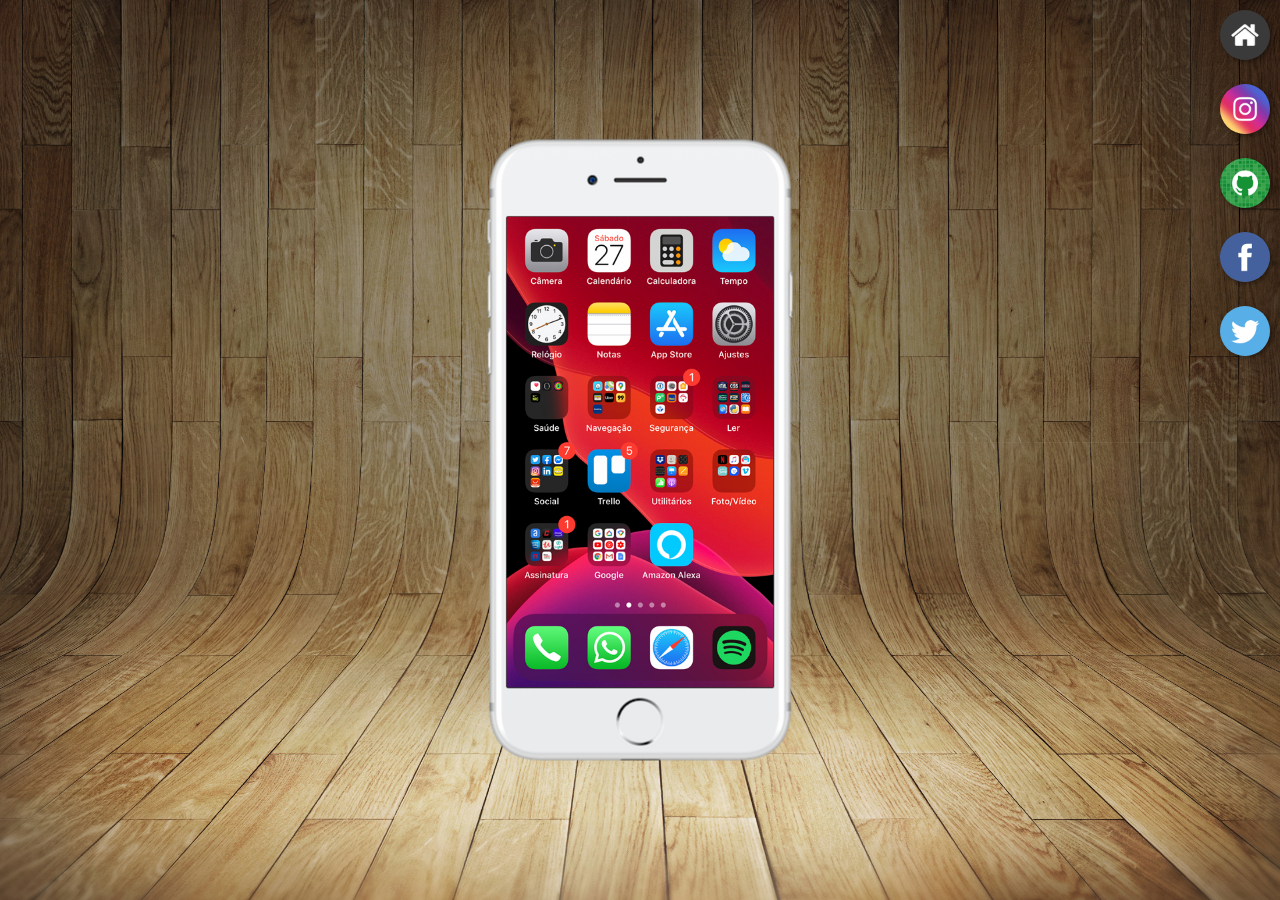
<file: index.html>
<!DOCTYPE html>
<html lang="pt-br">
<head>
    <meta charset="UTF-8">
    <meta name="viewport" content="width=device-width, initial-scale=1.0">
    <title>Projetos Rede Sociais</title>
    <link rel="shortcut icon" href="favicon.ico" type="image/x-icon">
    <link rel="stylesheet" href="estilos/style.css">
</head>
<body>
    <main>
        <section id="telefone">
            <iframe src="home.html" name="tela" id="tela" frameborder="0">Seu navegador não é compatível com isso.</iframe>
        </section>
        <section id="redes">
            <a href="home.html" target="tela"><img src="imagens/logo-home.jpg" alt=""></a> <br>
            <a href="instagram.html" target="tela"><img src="imagens/logo-instagram.jpg" alt=""></a> <br>
            <a href="github.html" target="tela"><img src="imagens/logo-github.jpg" alt=""></a> <br>
            <a href="facebook.html" target="tela"><img src="imagens/logo-facebook.jpg" alt=""></a> <br>
            <a href="twitter.html" target="tela"><img src="imagens/logo-twitter.jpg" alt=""></a>
        </section>
    </main>
</body>
</html>
</file>
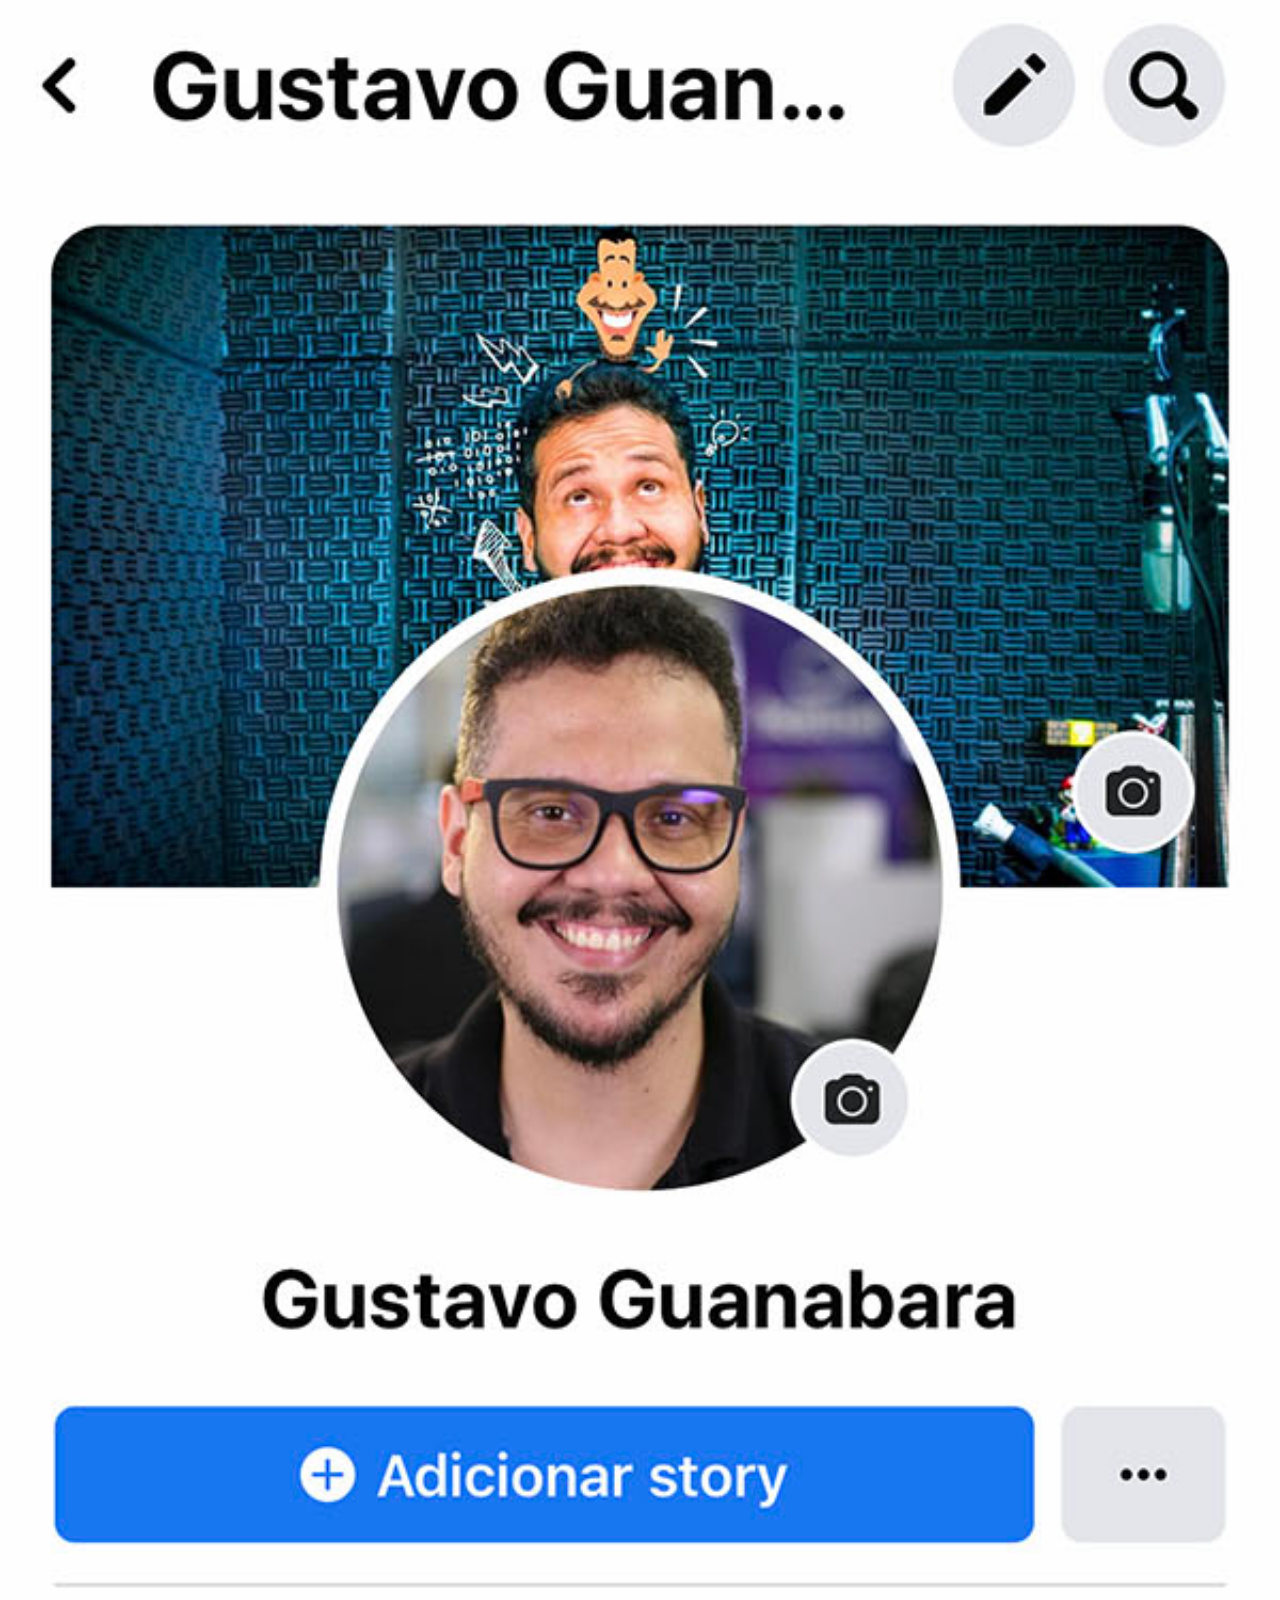
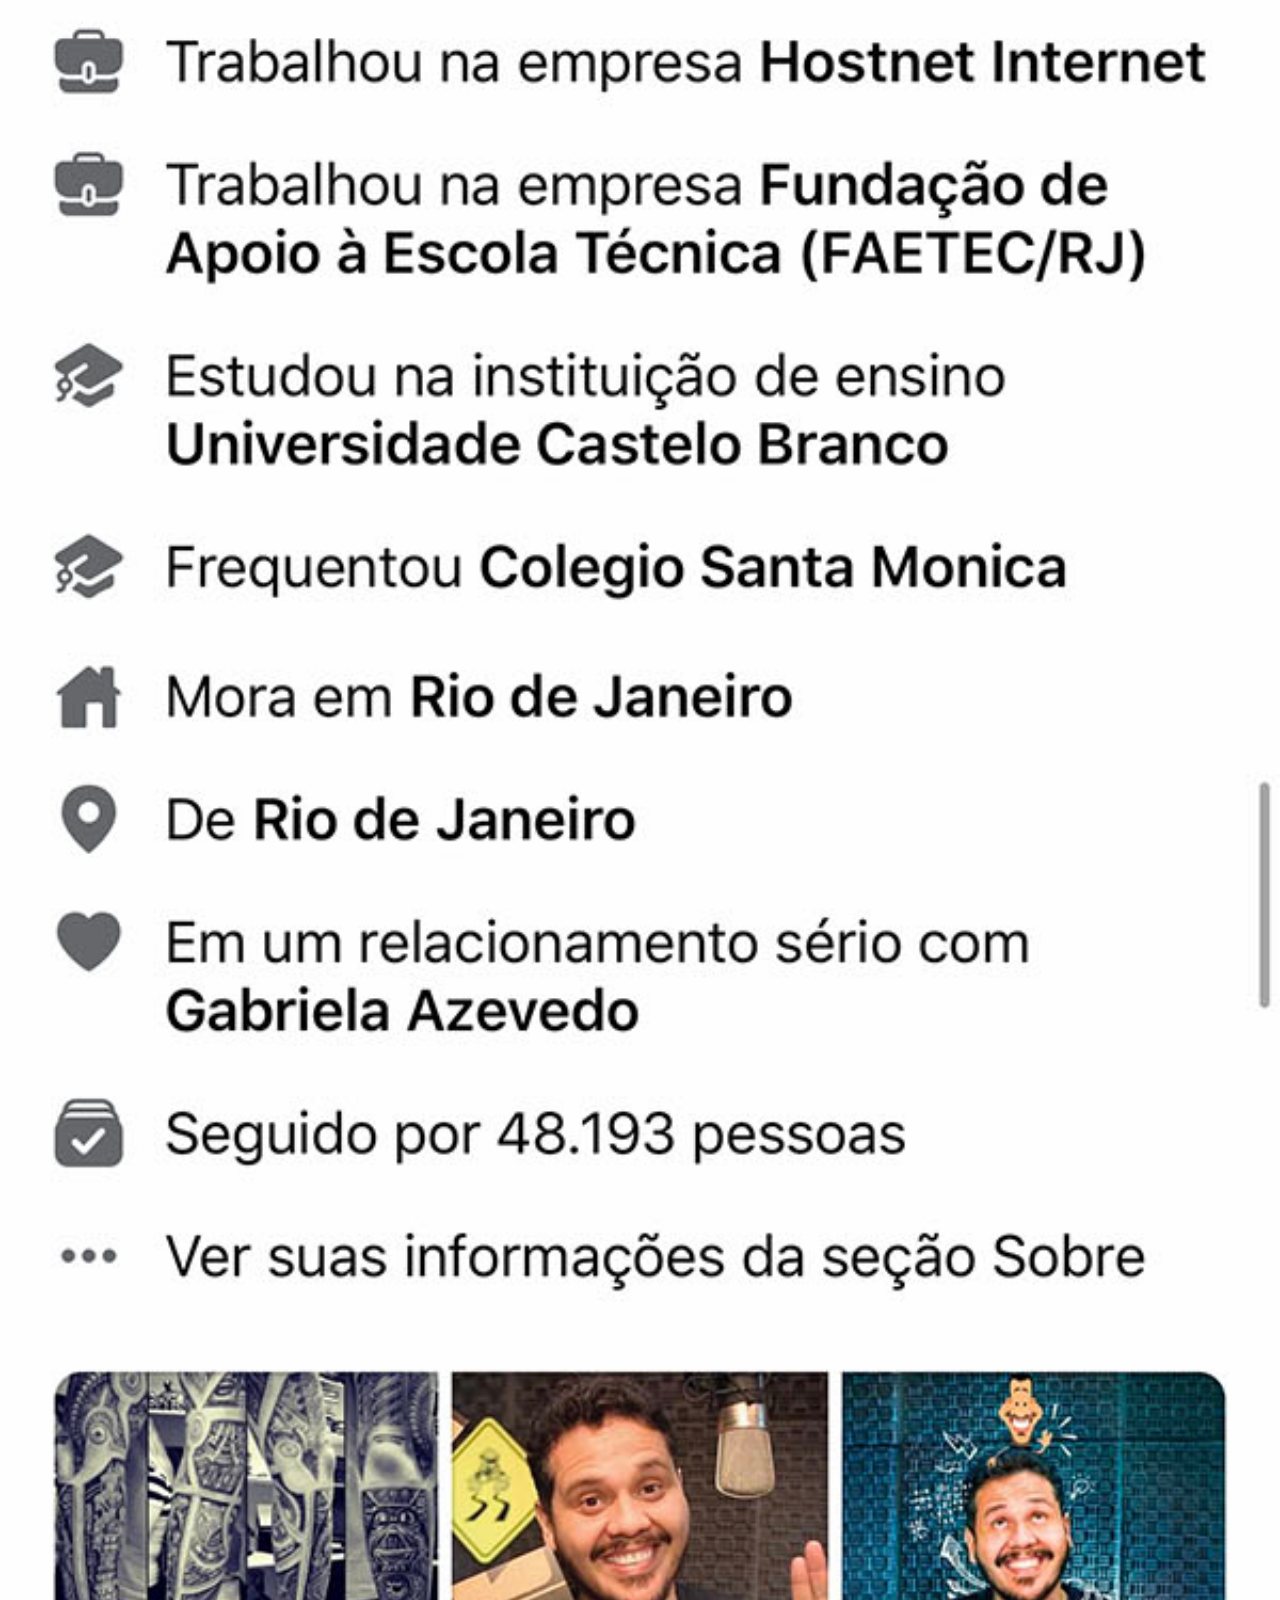
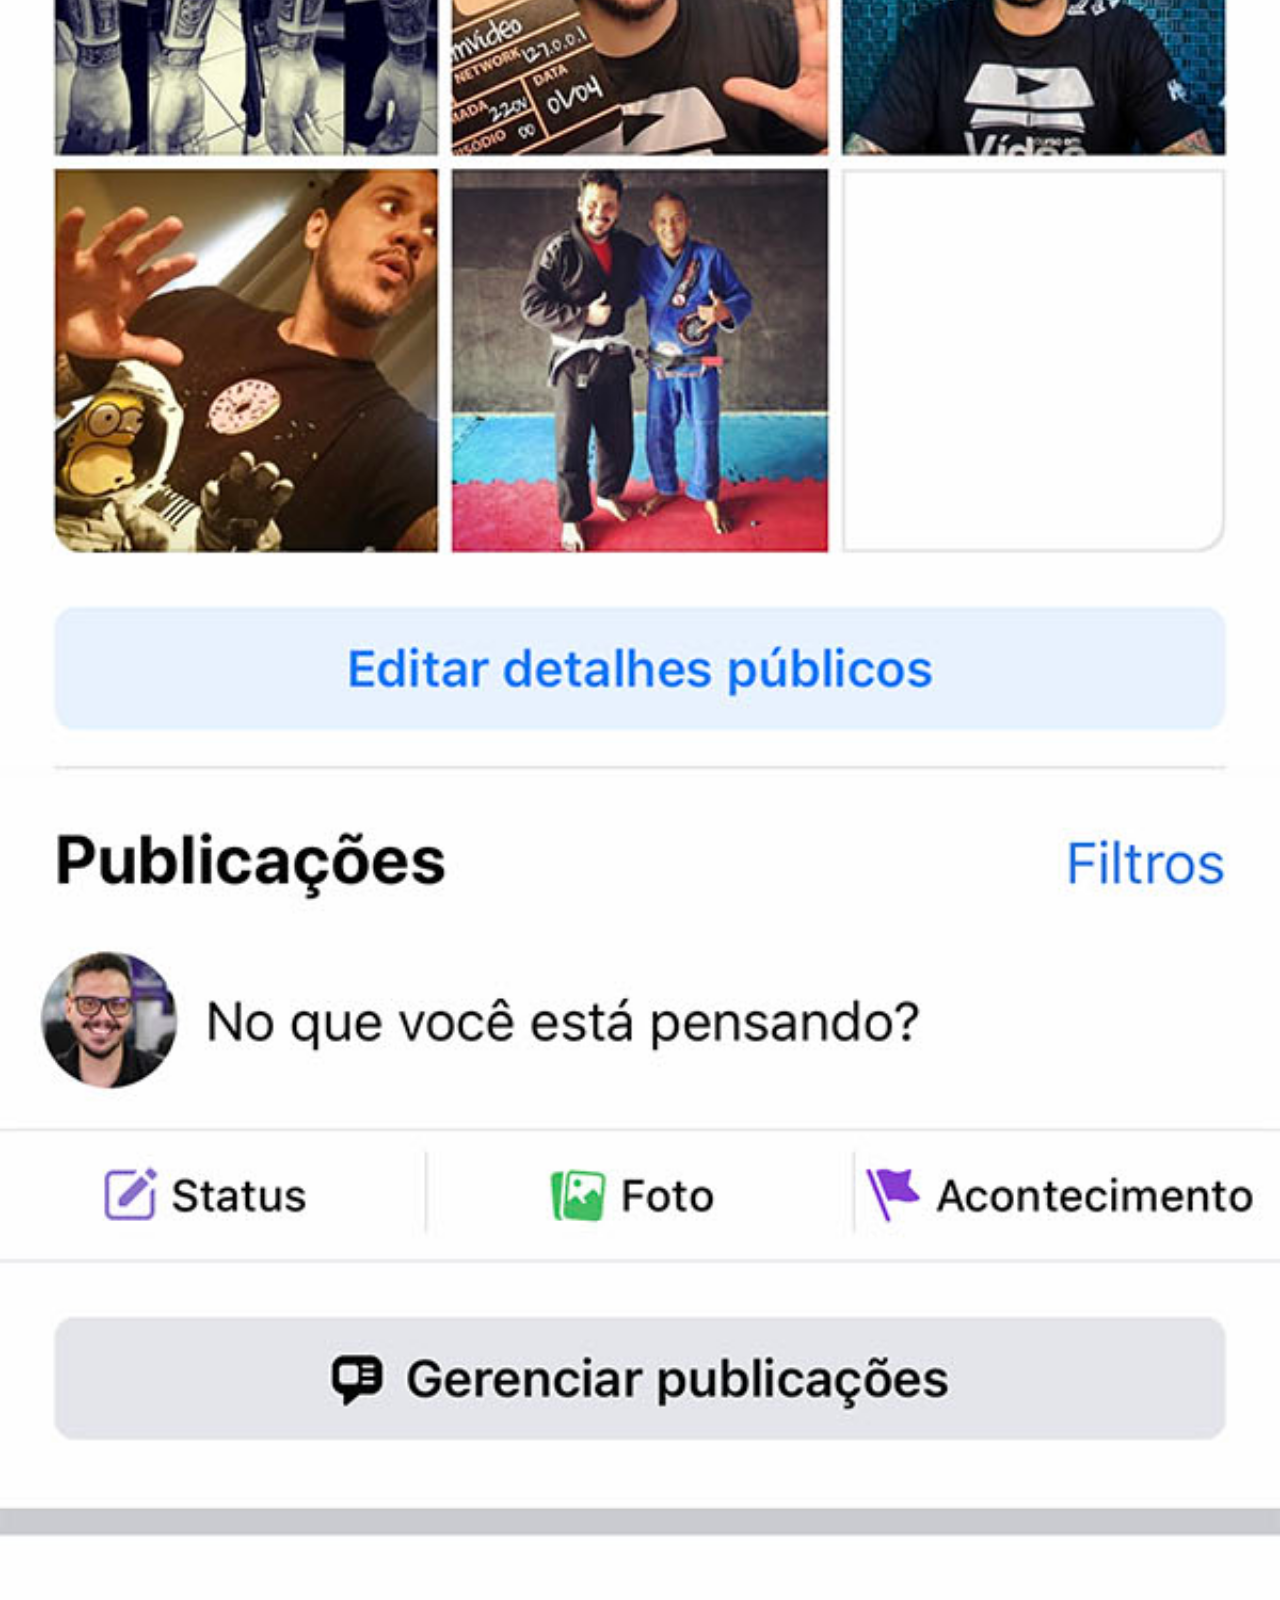
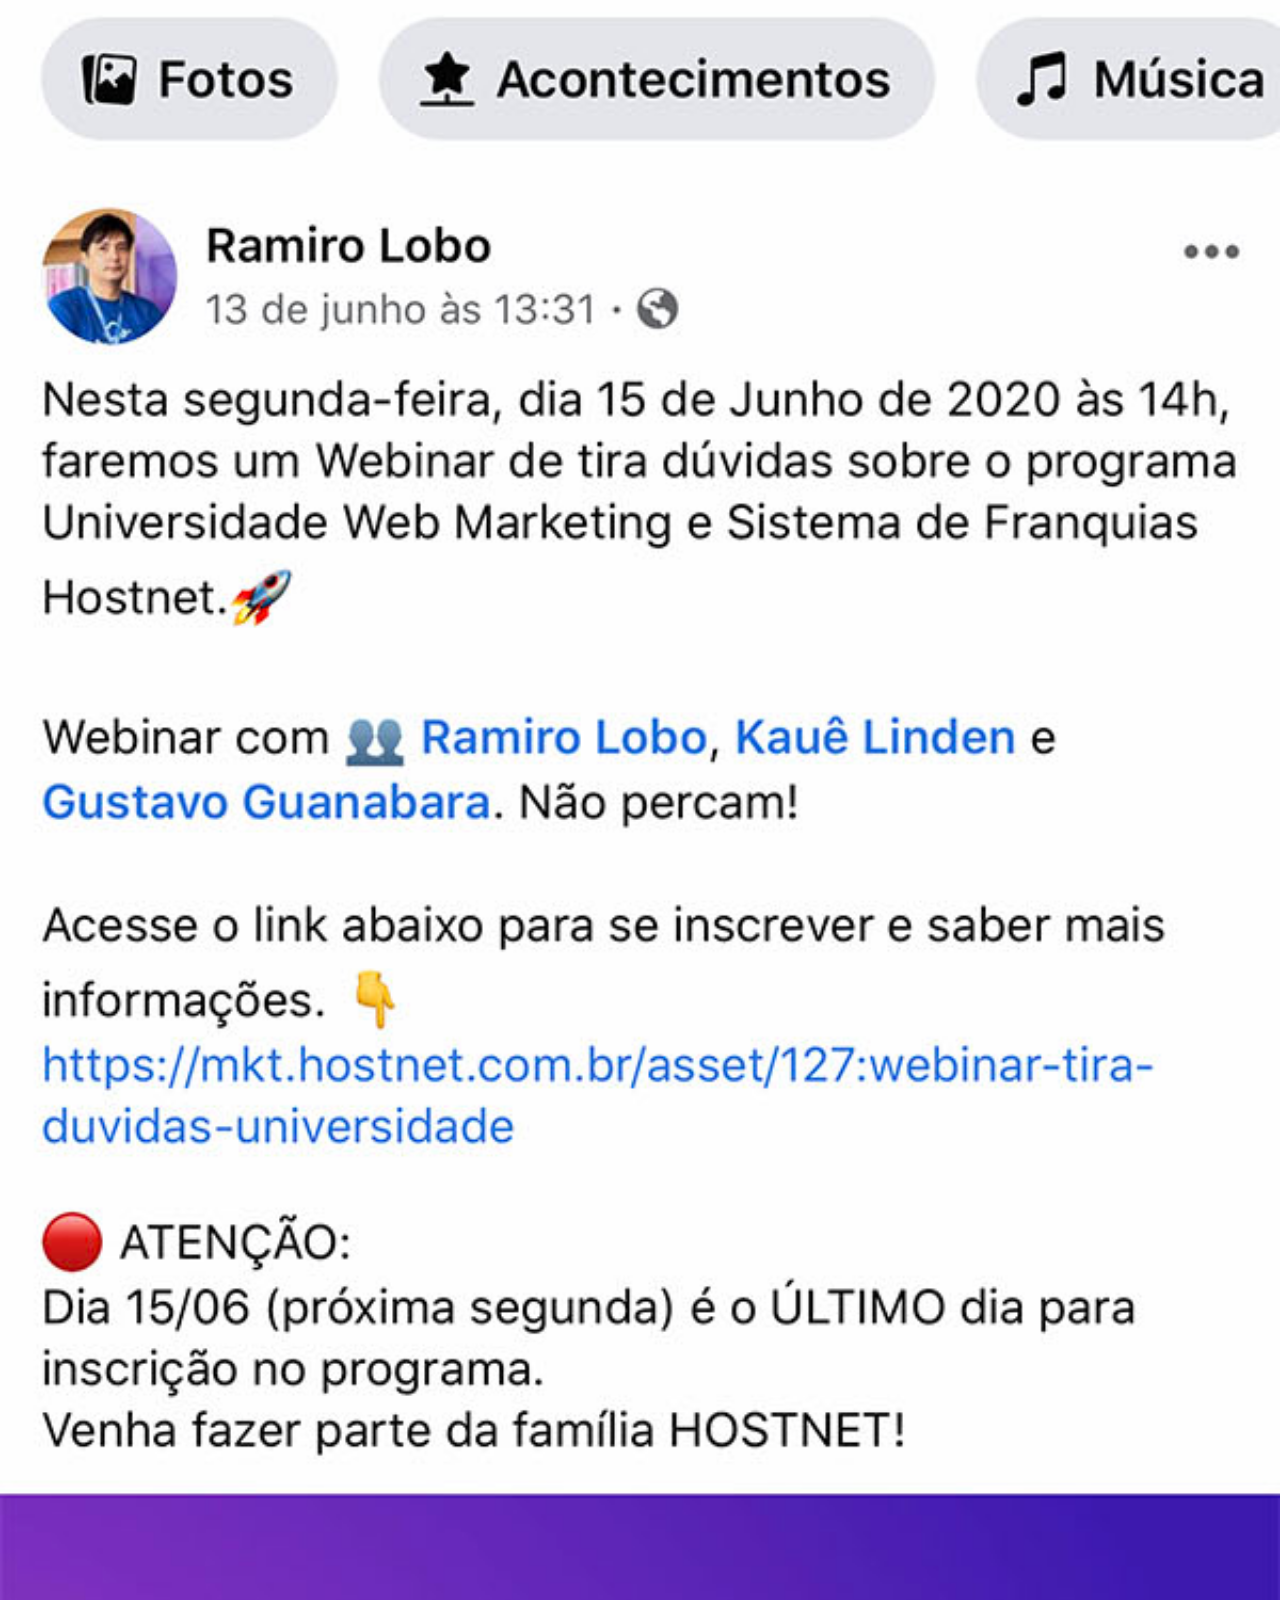
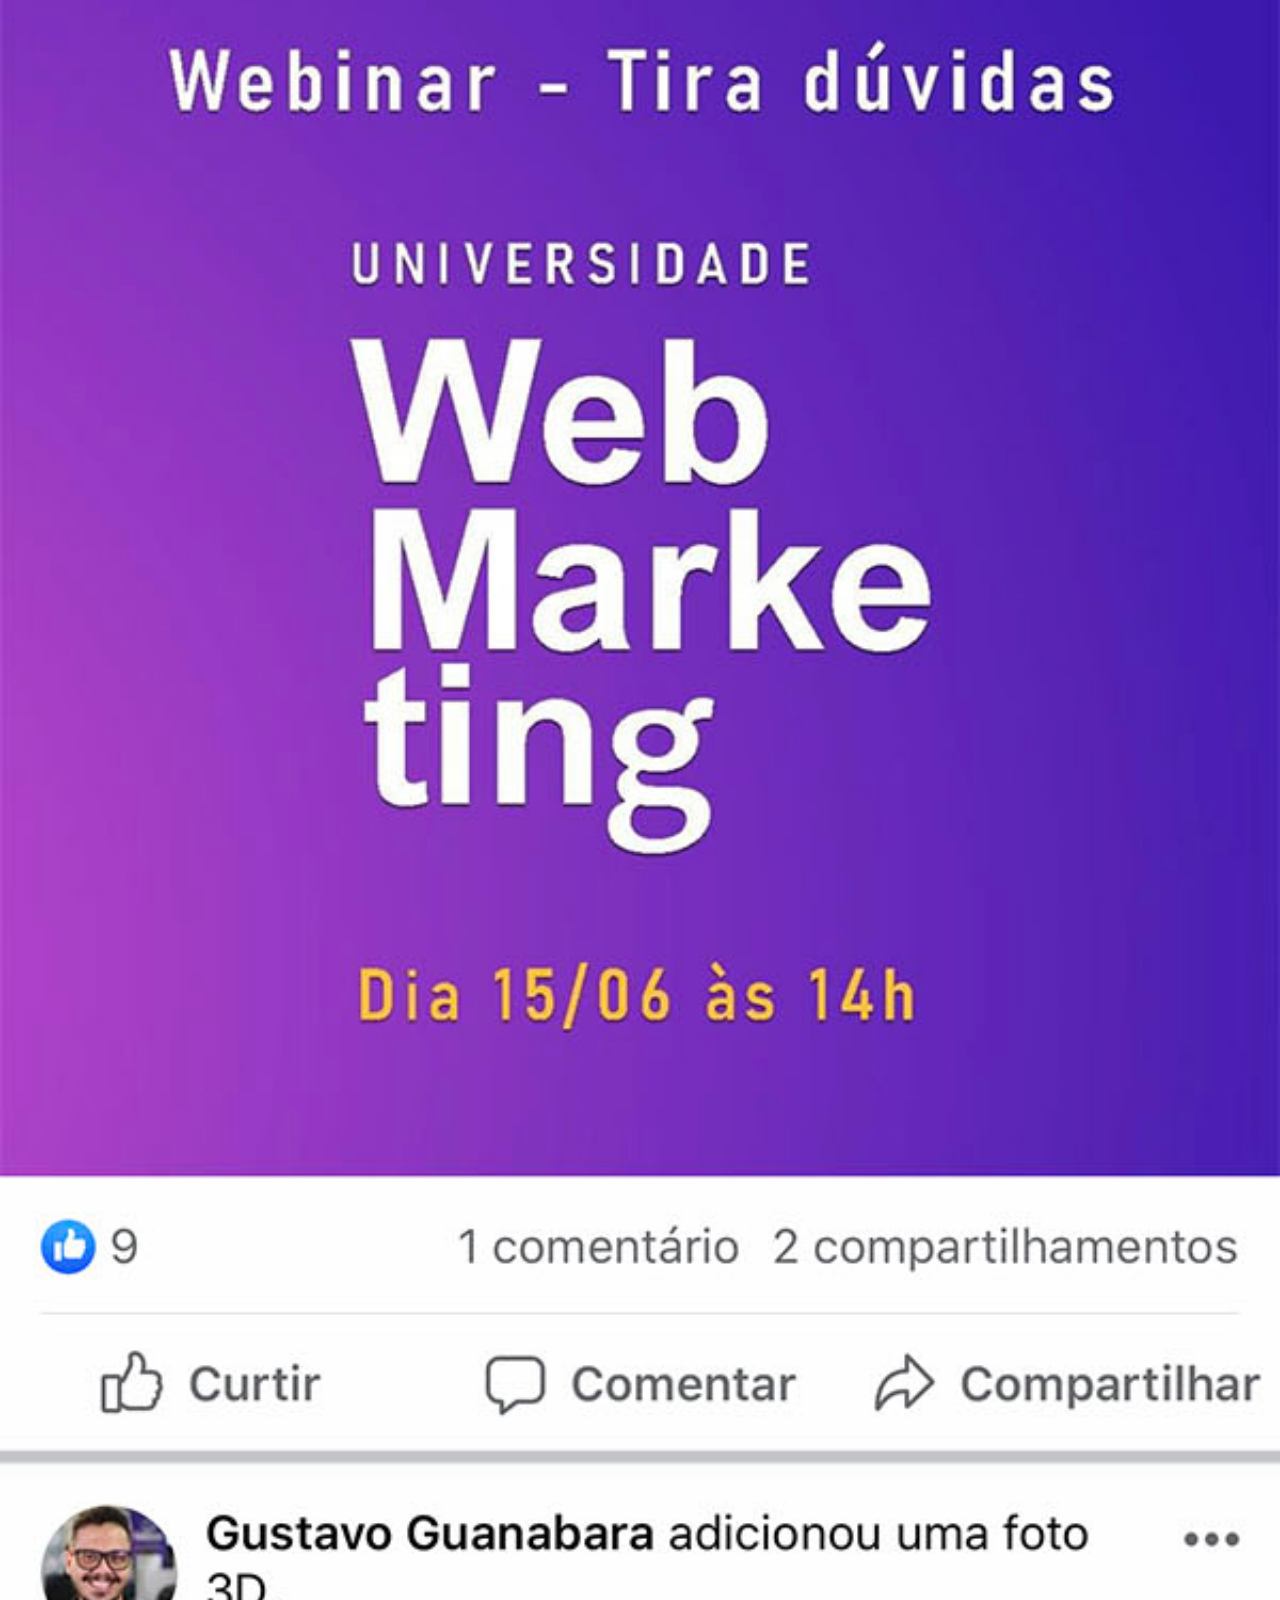
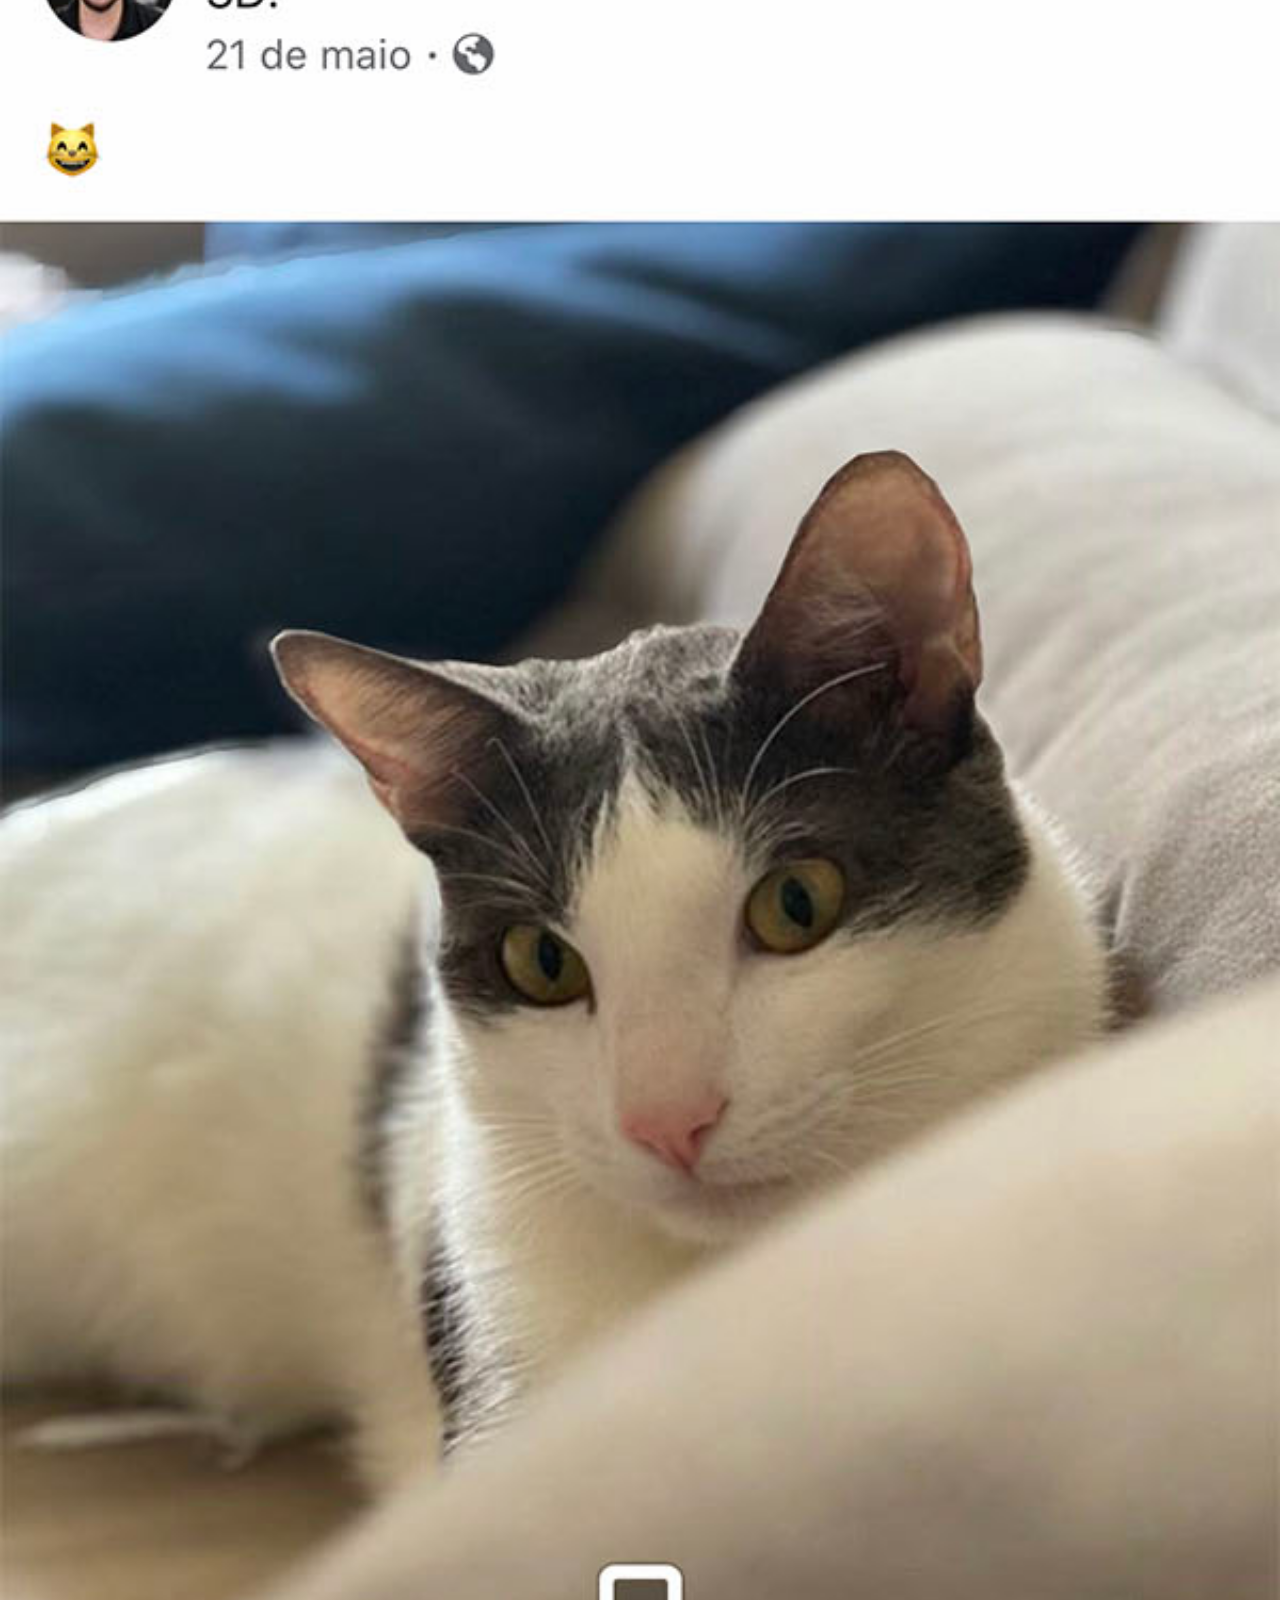
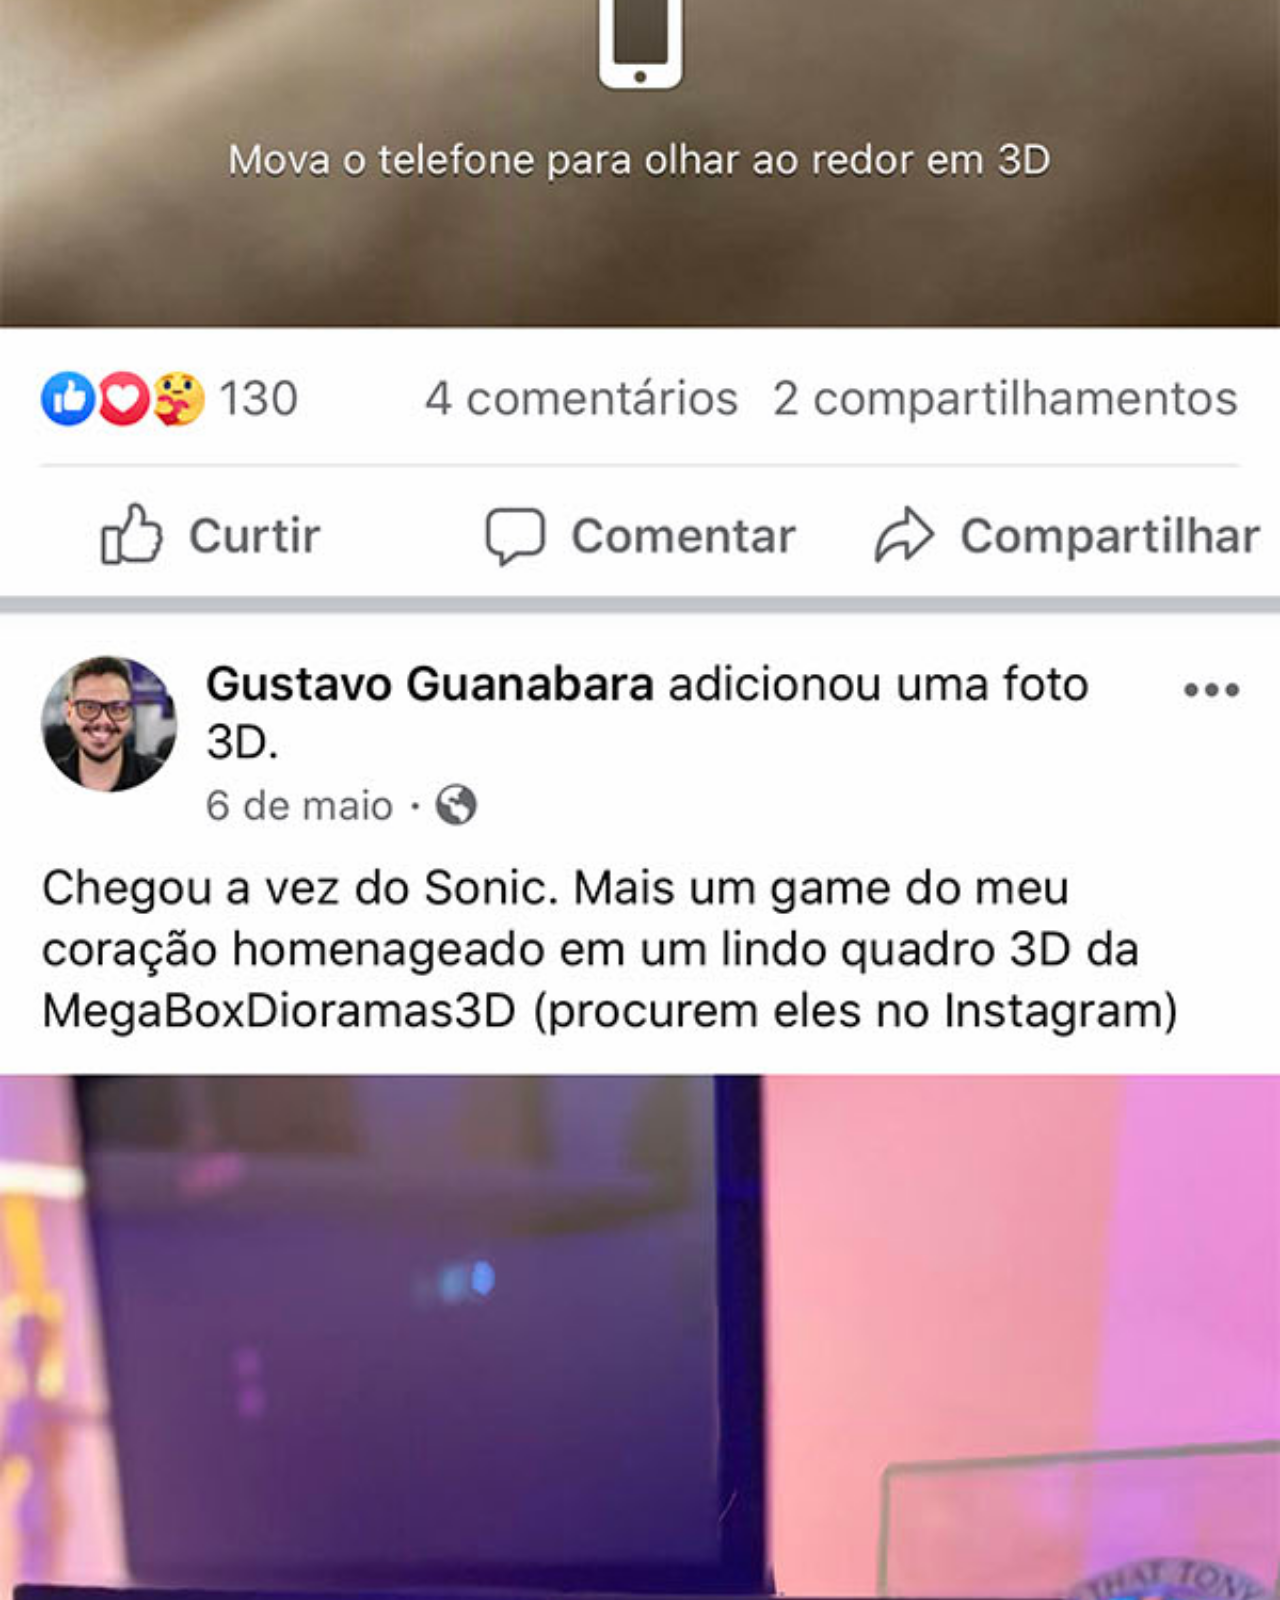
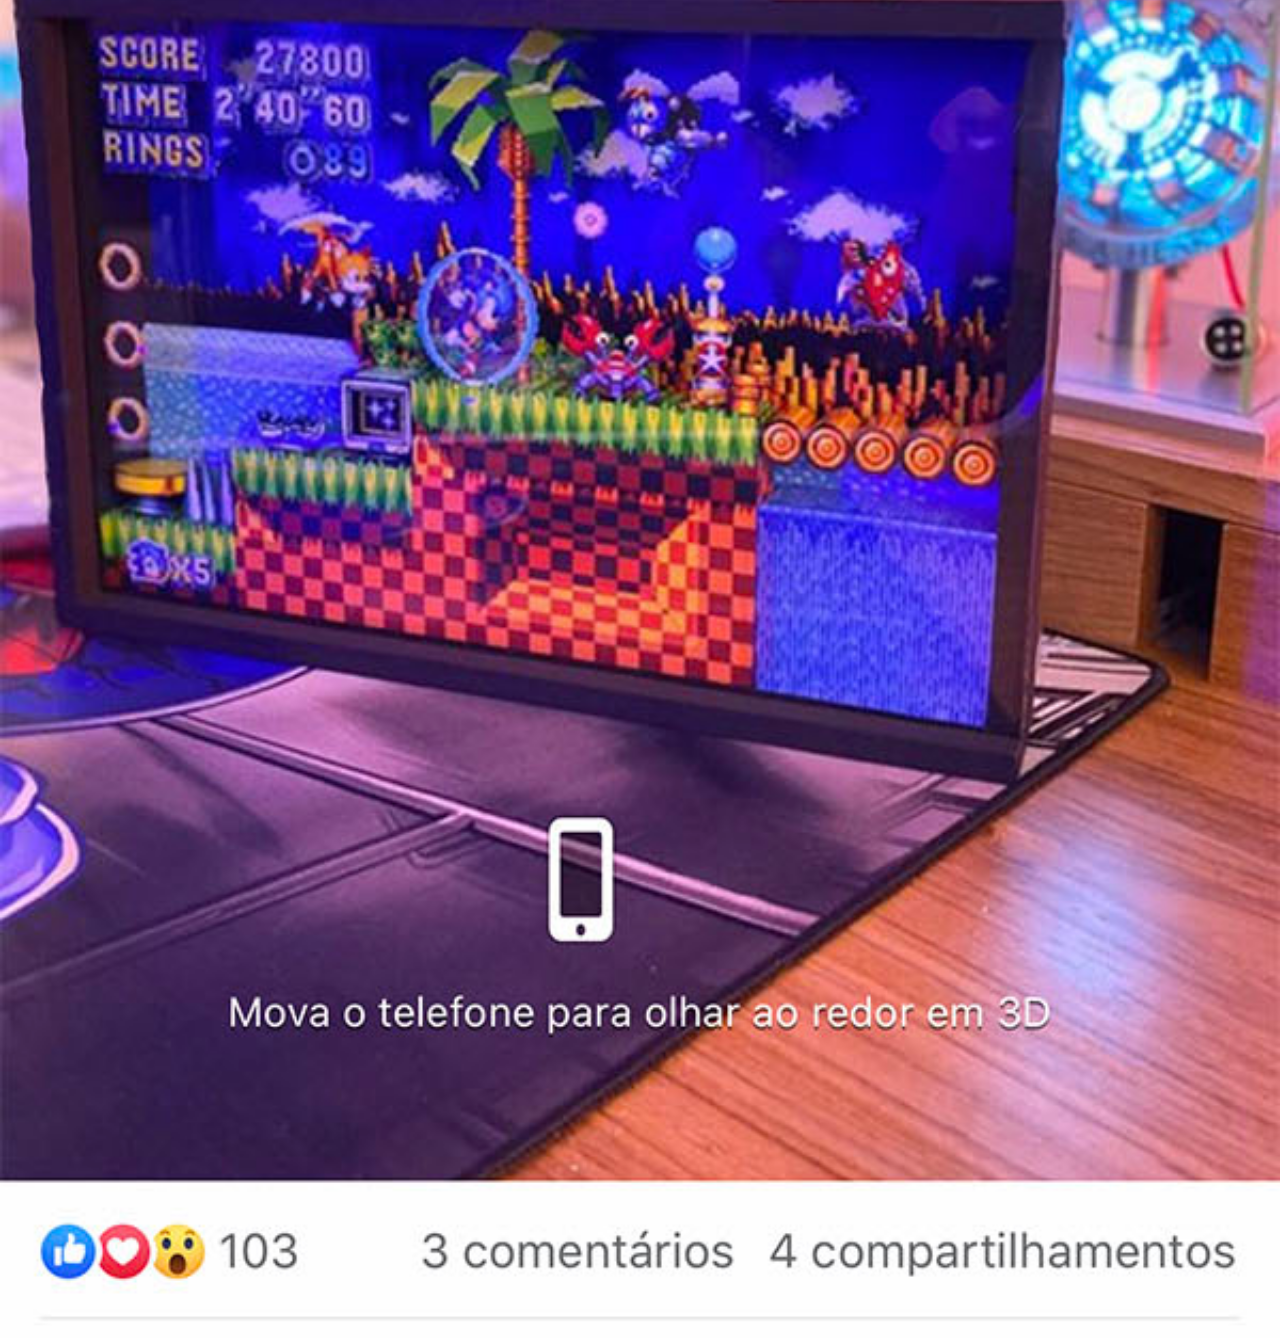
<file: facebook.html>
<!DOCTYPE html>
<html lang="pt-br">
<head>
    <meta charset="UTF-8">
    <meta name="viewport" content="width=device-width, initial-scale=1.0">
    <title>LinkedIn</title>
    <link rel="stylesheet" href="estilos/social.css">
</head>
<body>
    <img src="imagens/tela-facebook.jpg" alt="Facebook">
</body>
</html>
</file>
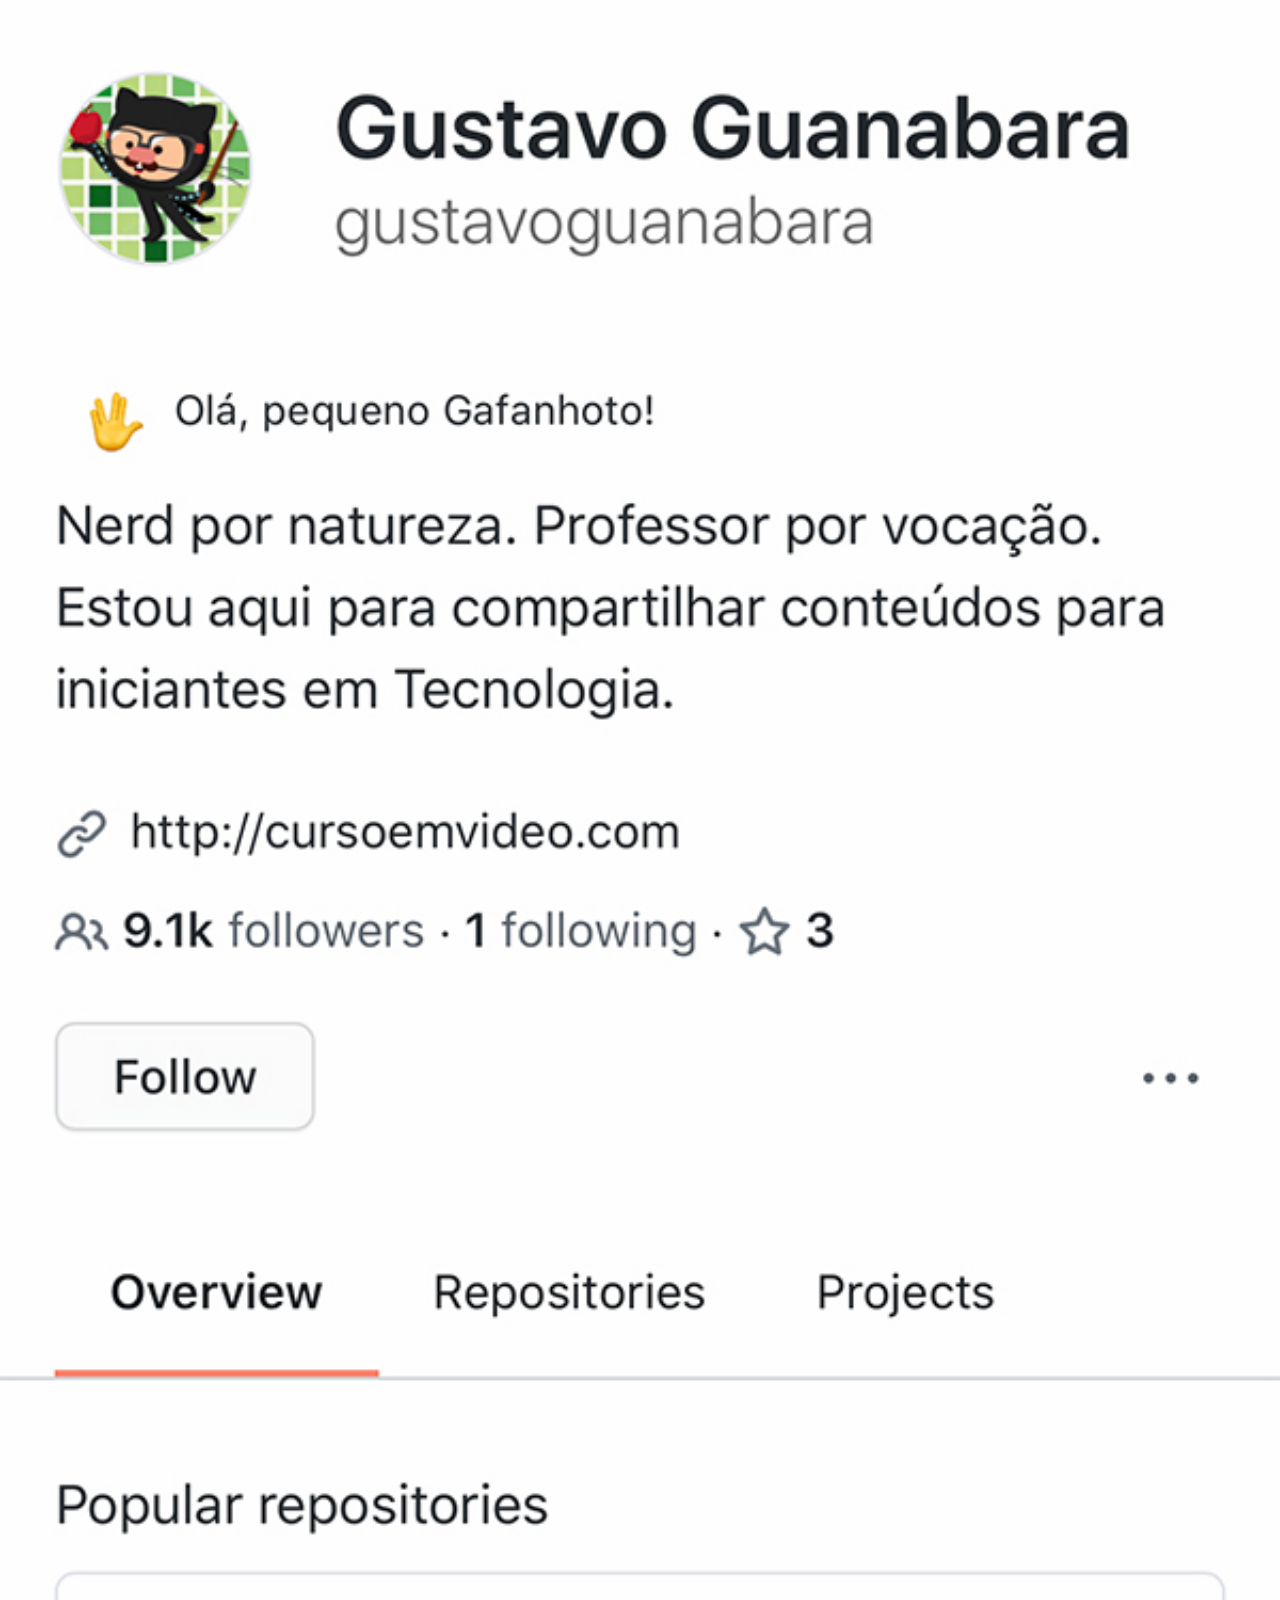
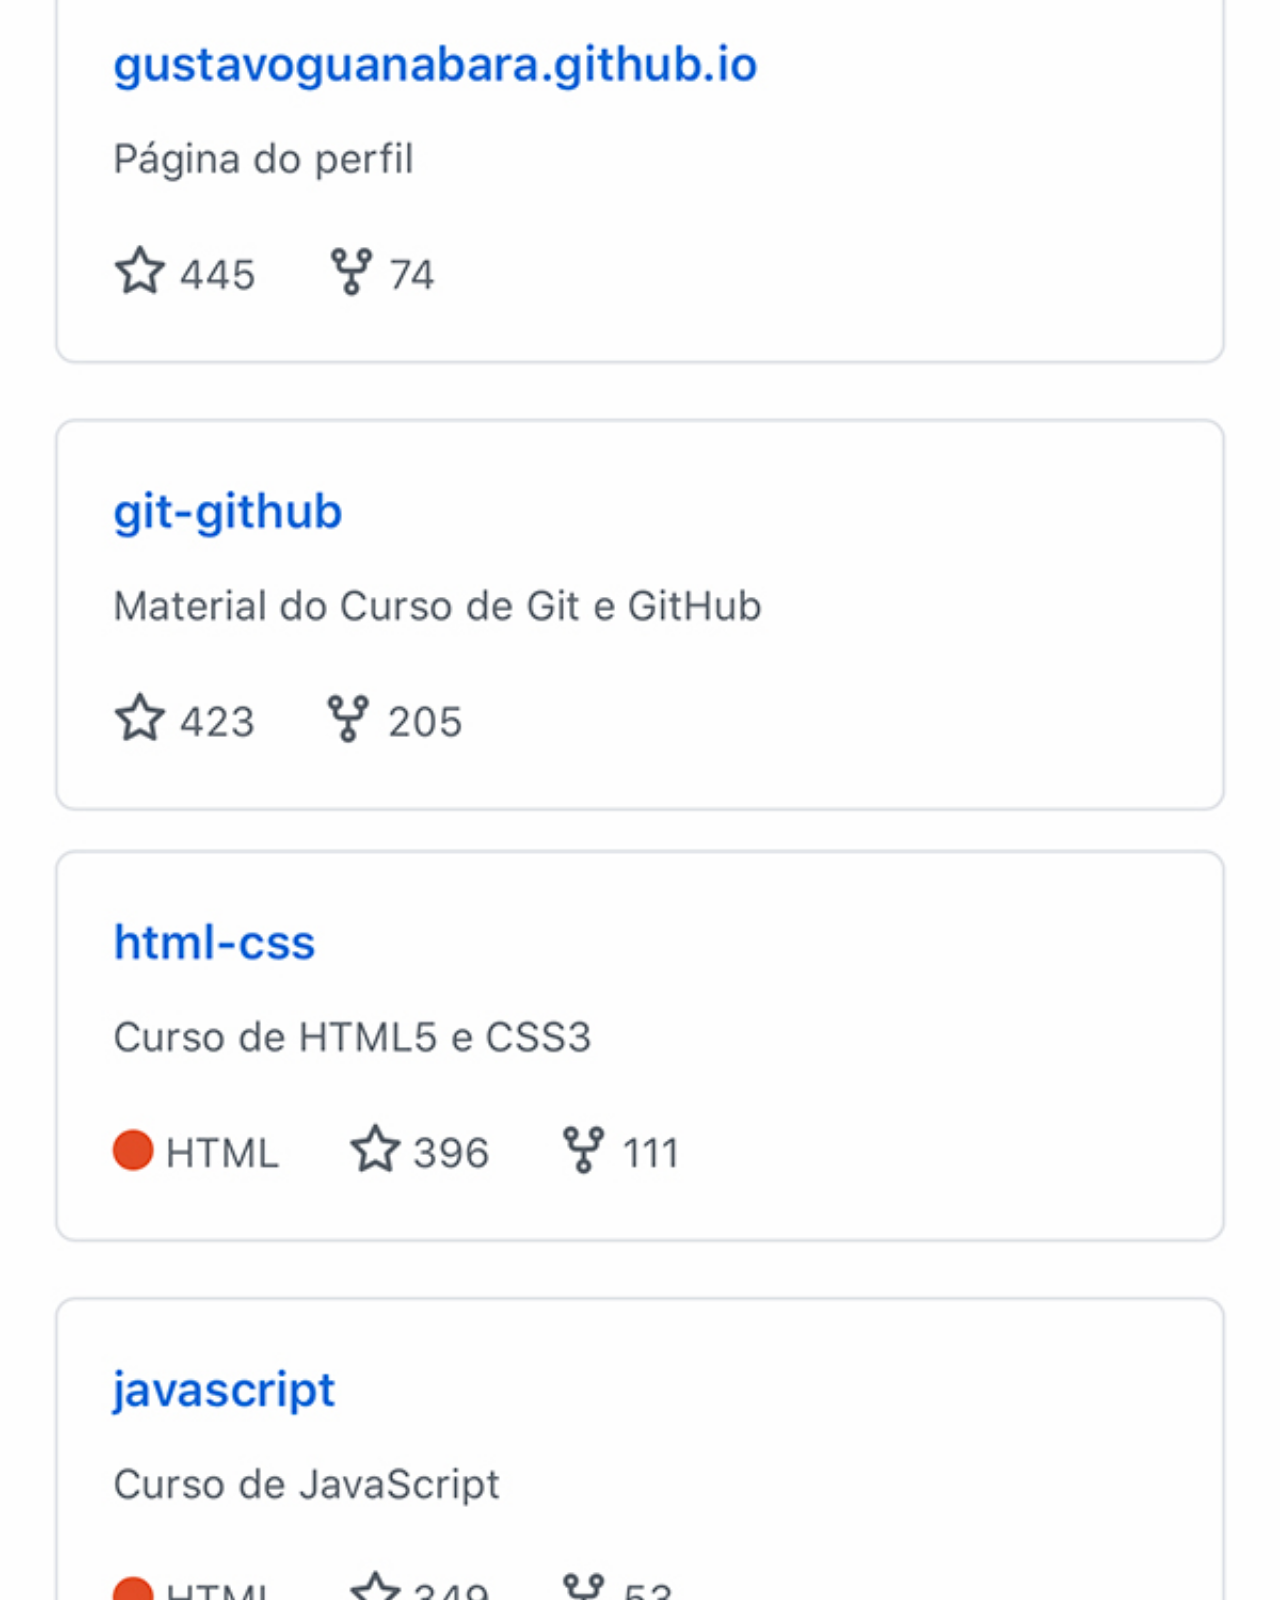
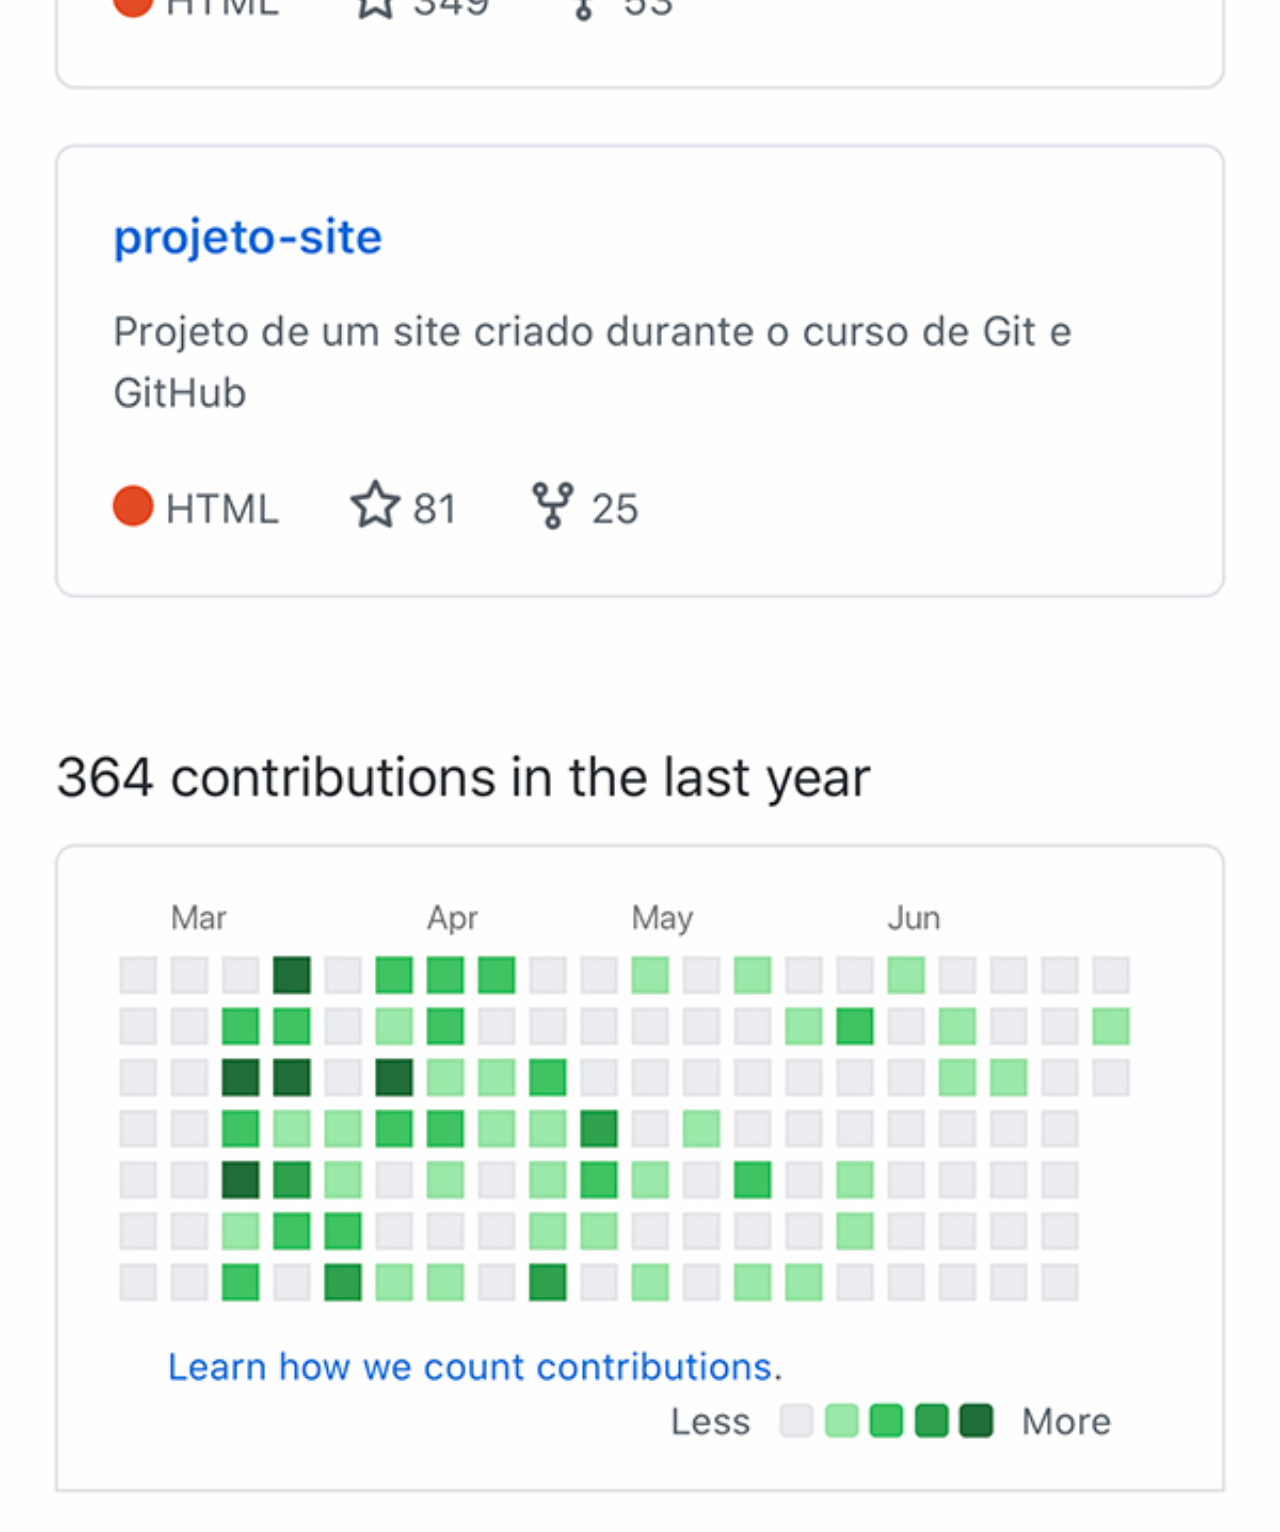
<file: github.html>
<!DOCTYPE html>
<html lang="pt-br">
<head>
    <meta charset="UTF-8">
    <meta name="viewport" content="width=device-width, initial-scale=1.0">
    <title>GitHub</title>
    <link rel="stylesheet" href="estilos/social.css">
</head>
<body>
    <img src="imagens/tela-github.jpg" alt="GitHub">
</body>
</html>
</file>
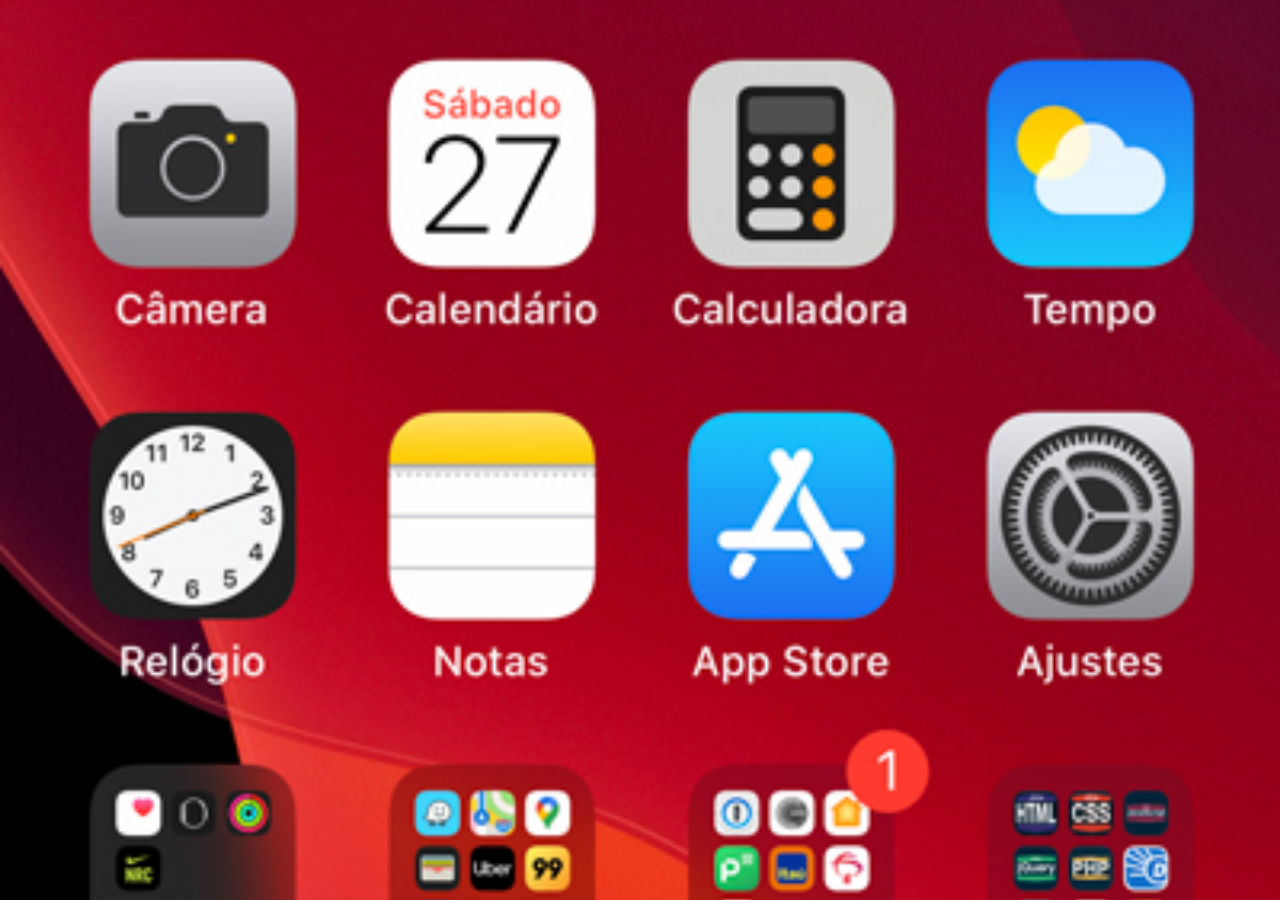
<file: home.html>
<!DOCTYPE html>
<html lang="pt-br">
<head>
    <meta charset="UTF-8">
    <meta name="viewport" content="width=device-width, initial-scale=1.0">
    <title>Home</title>
    <style>
        * {
            margin: 0px;
            padding: 0px;
        }

        body {
            width: 100vw;
            height: 100vh;
            background: black url('imagens/tela-home.jpg') no-repeat top center;
            background-size: cover;
        }
    </style>
</head>
<body>
    
</body>
</html>
</file>
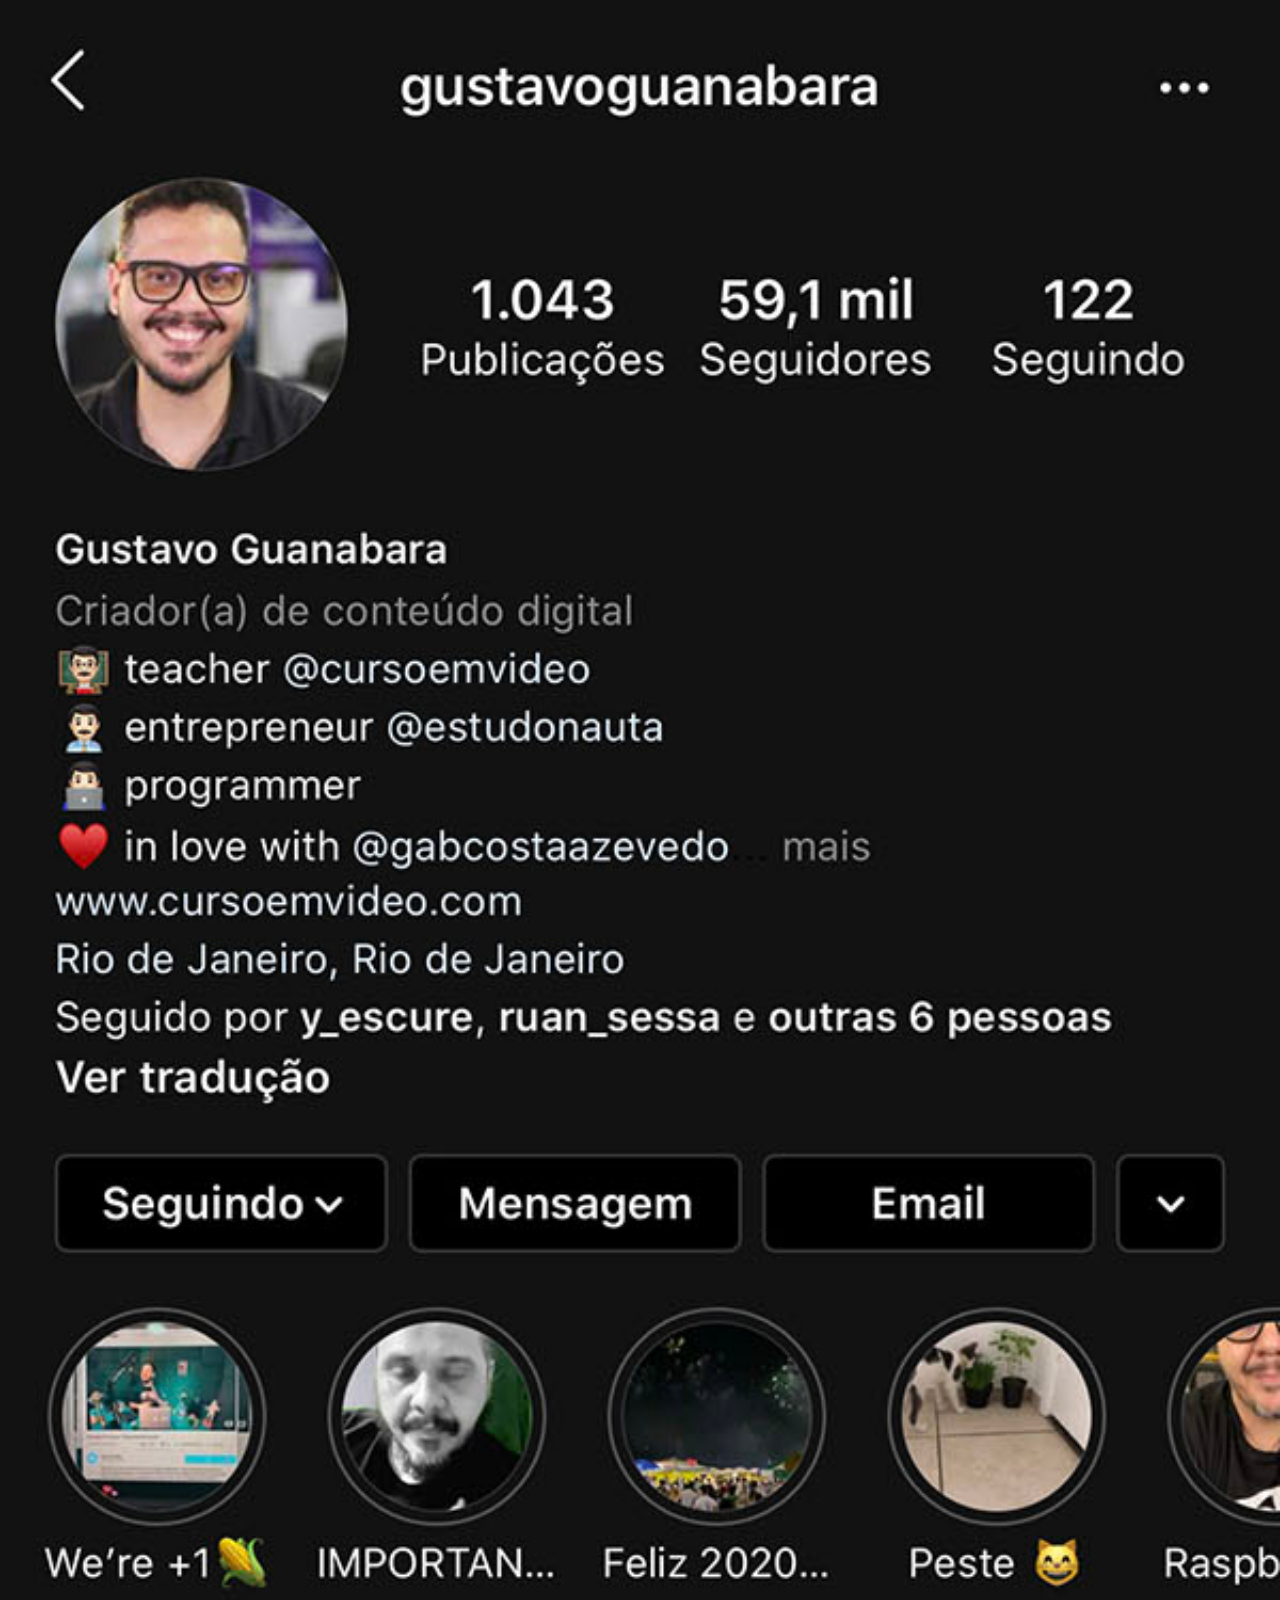
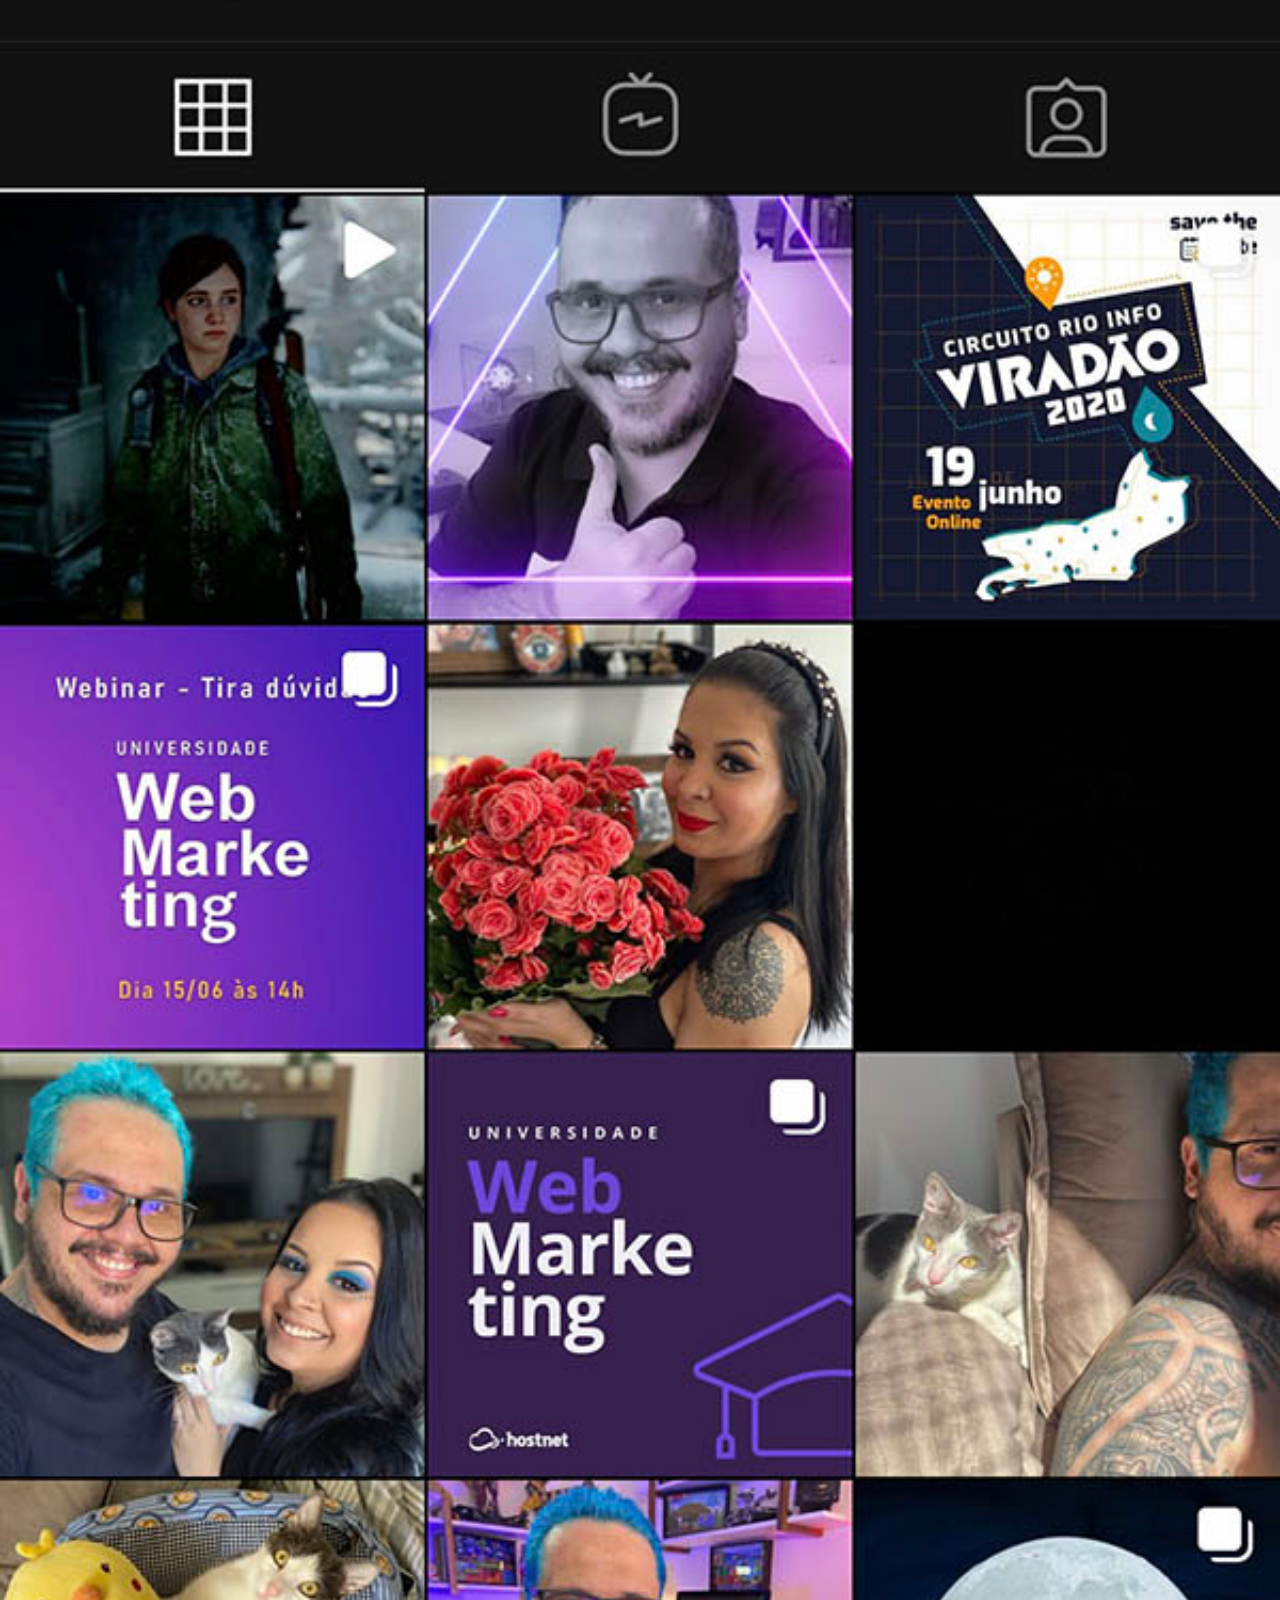
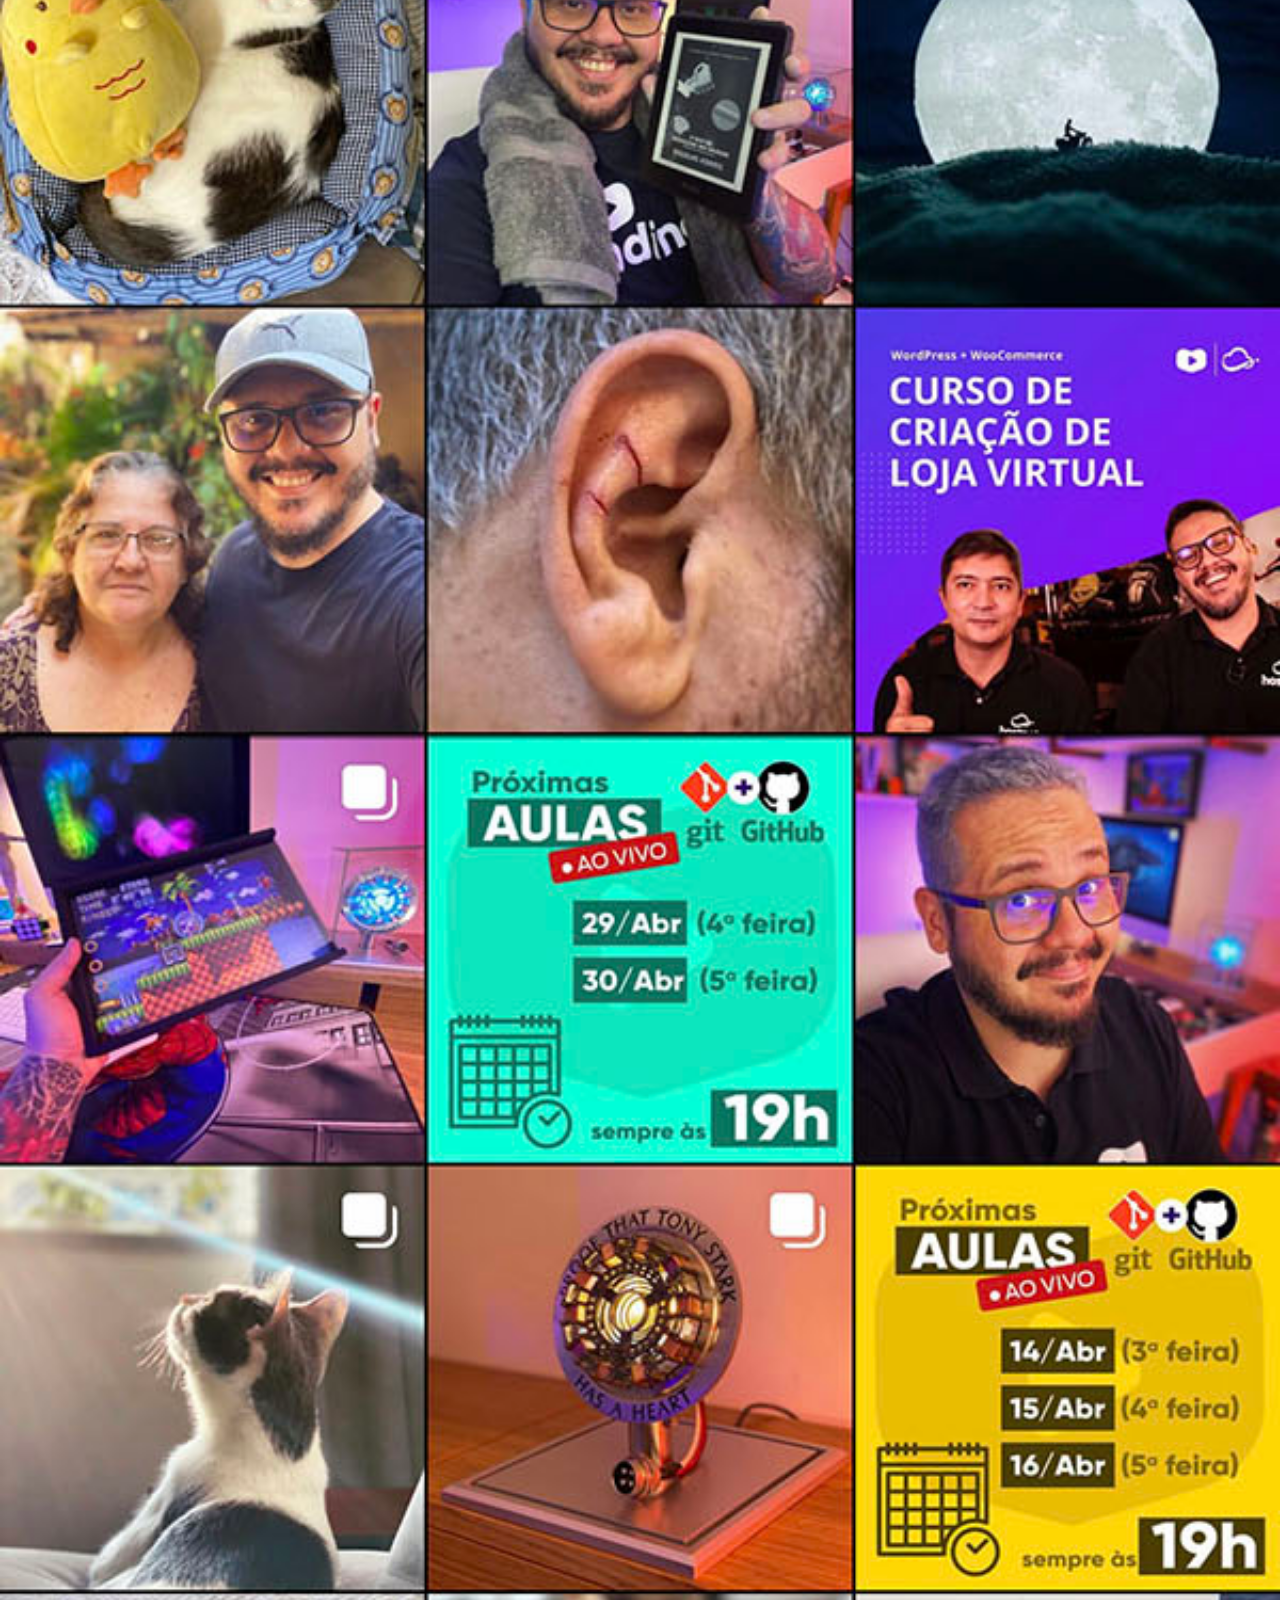
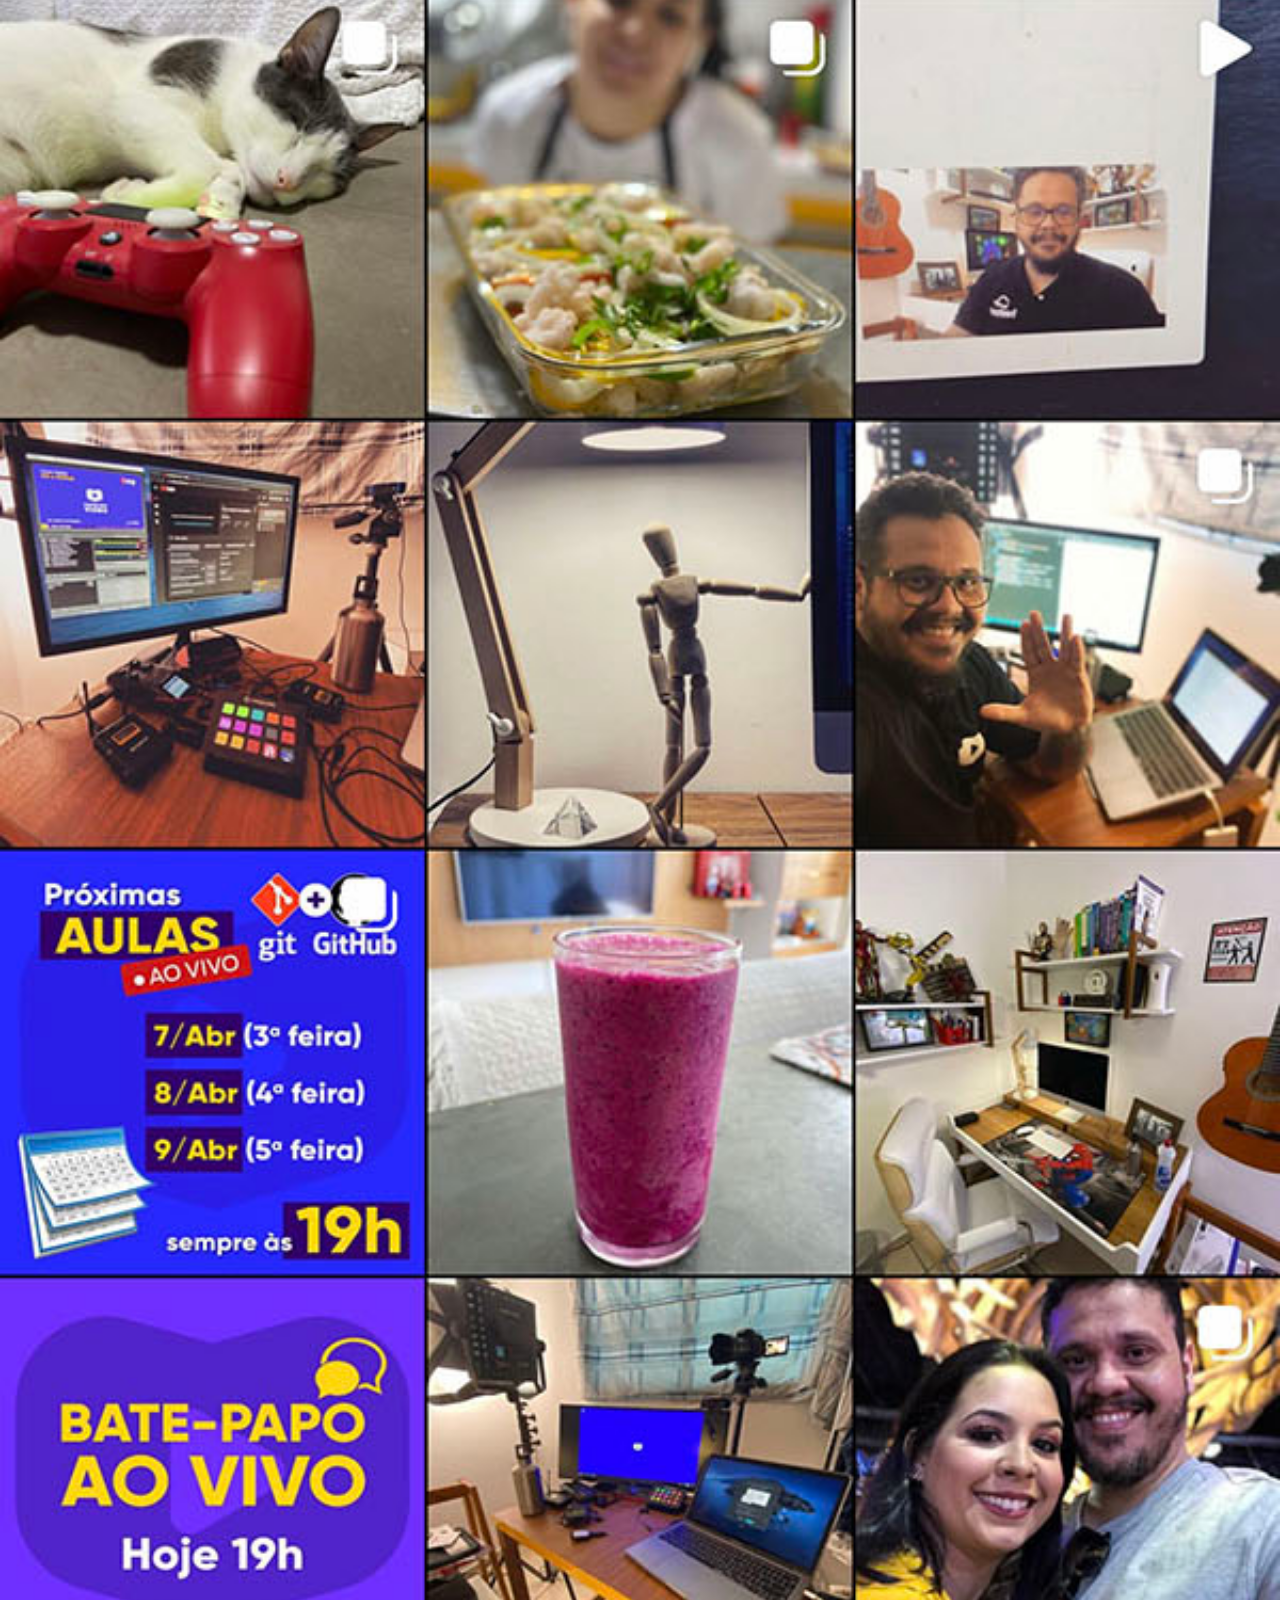
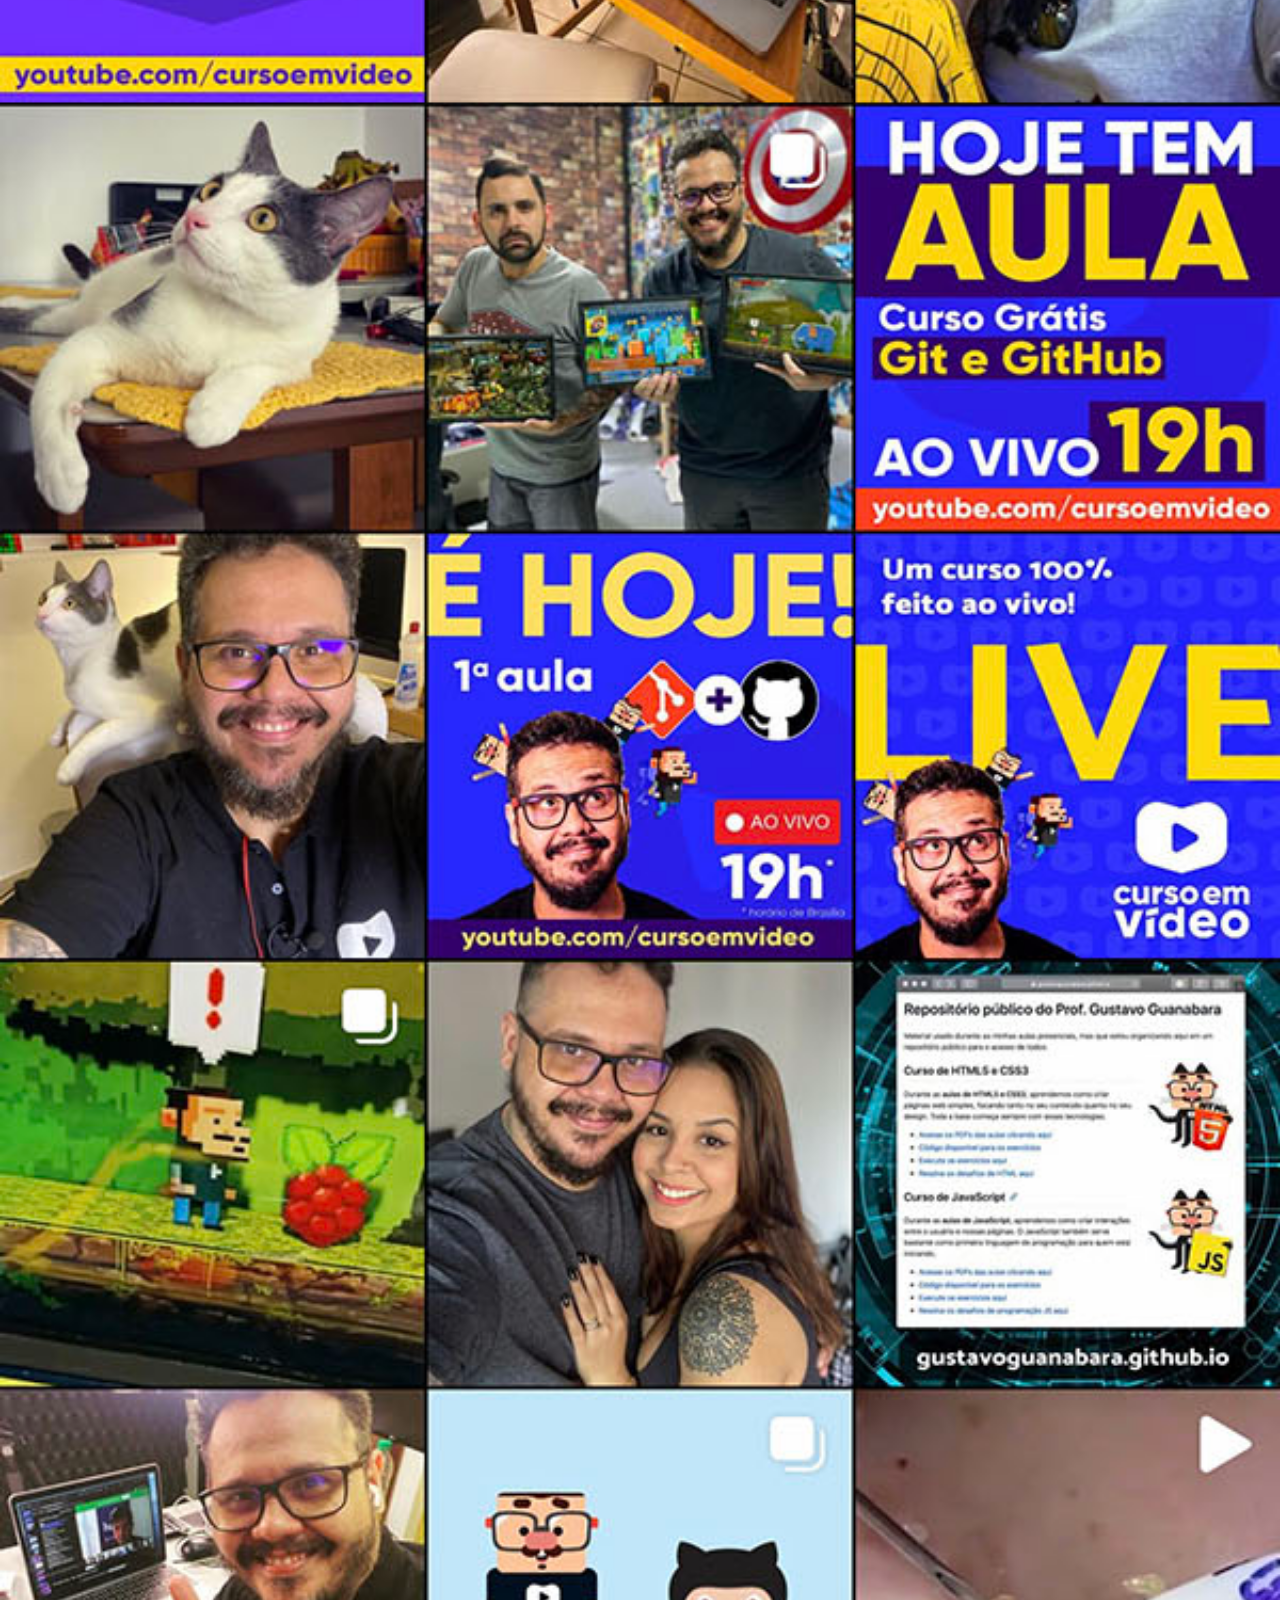
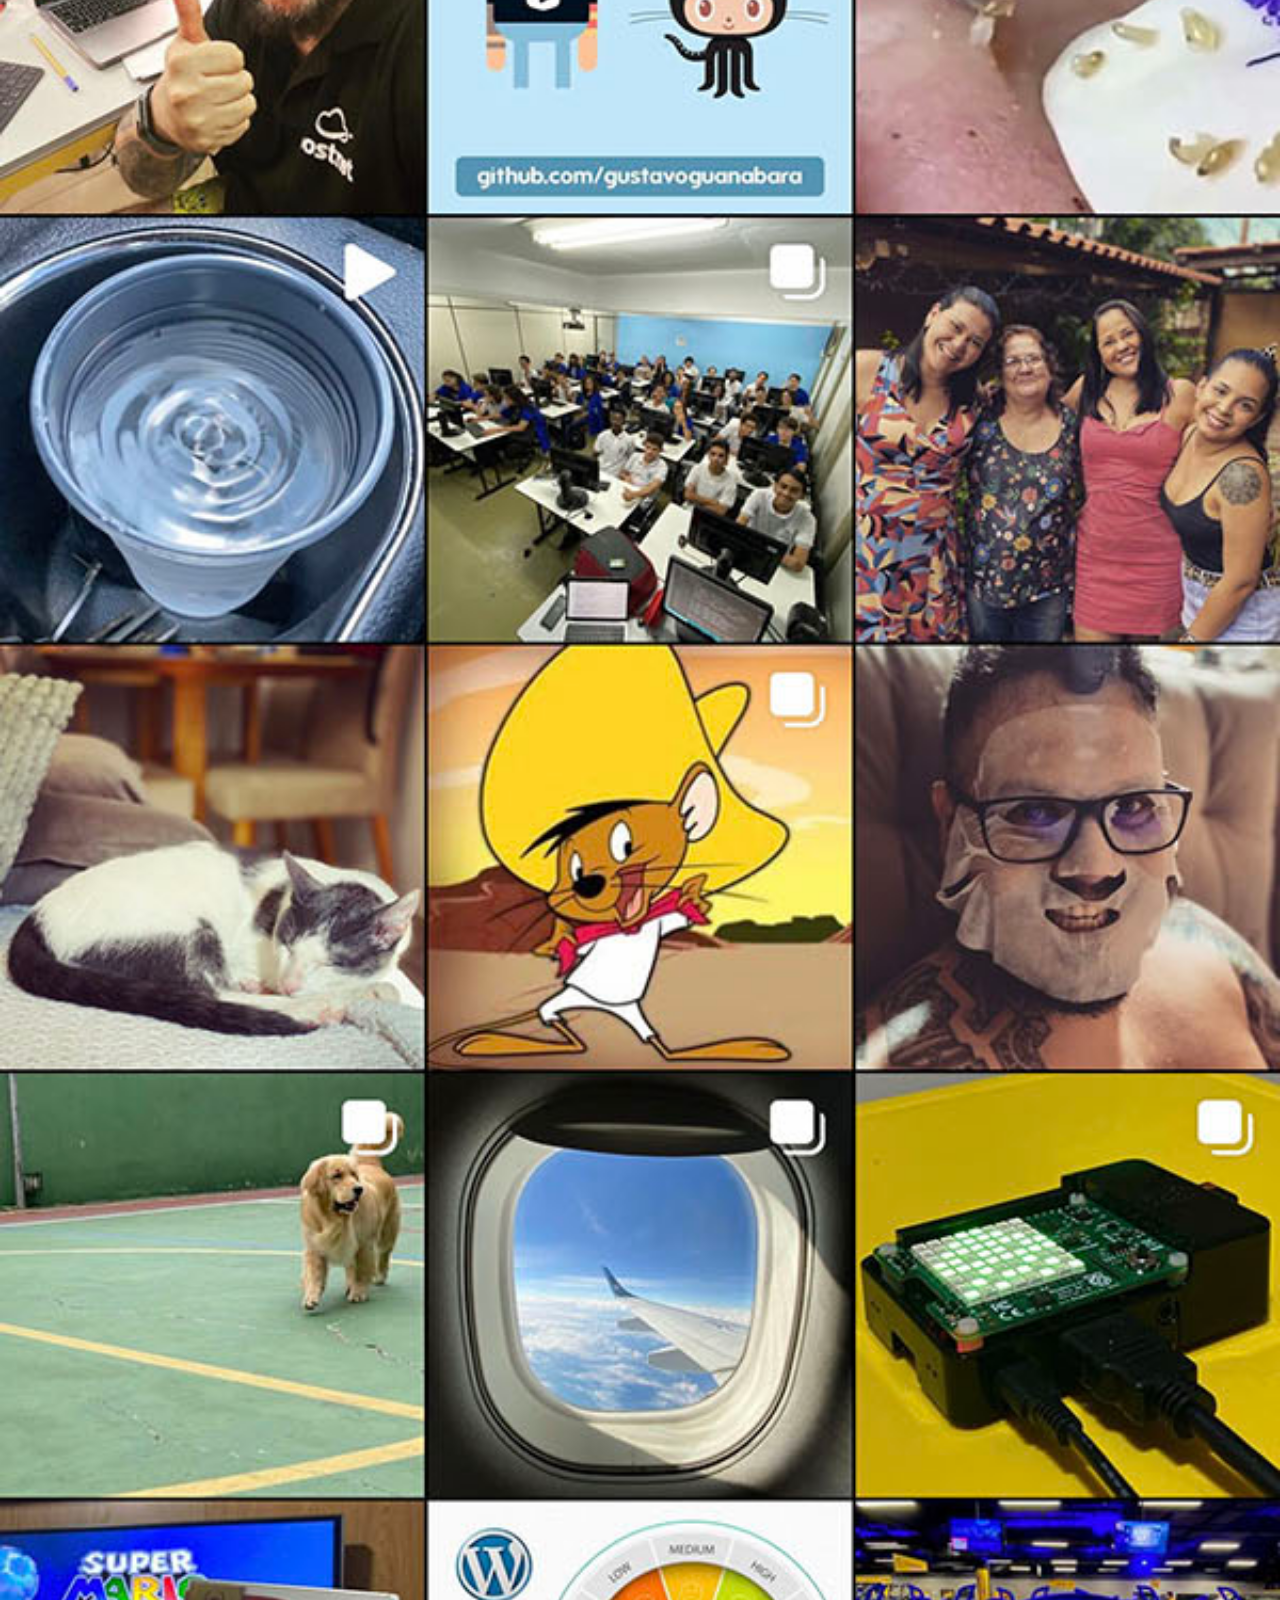
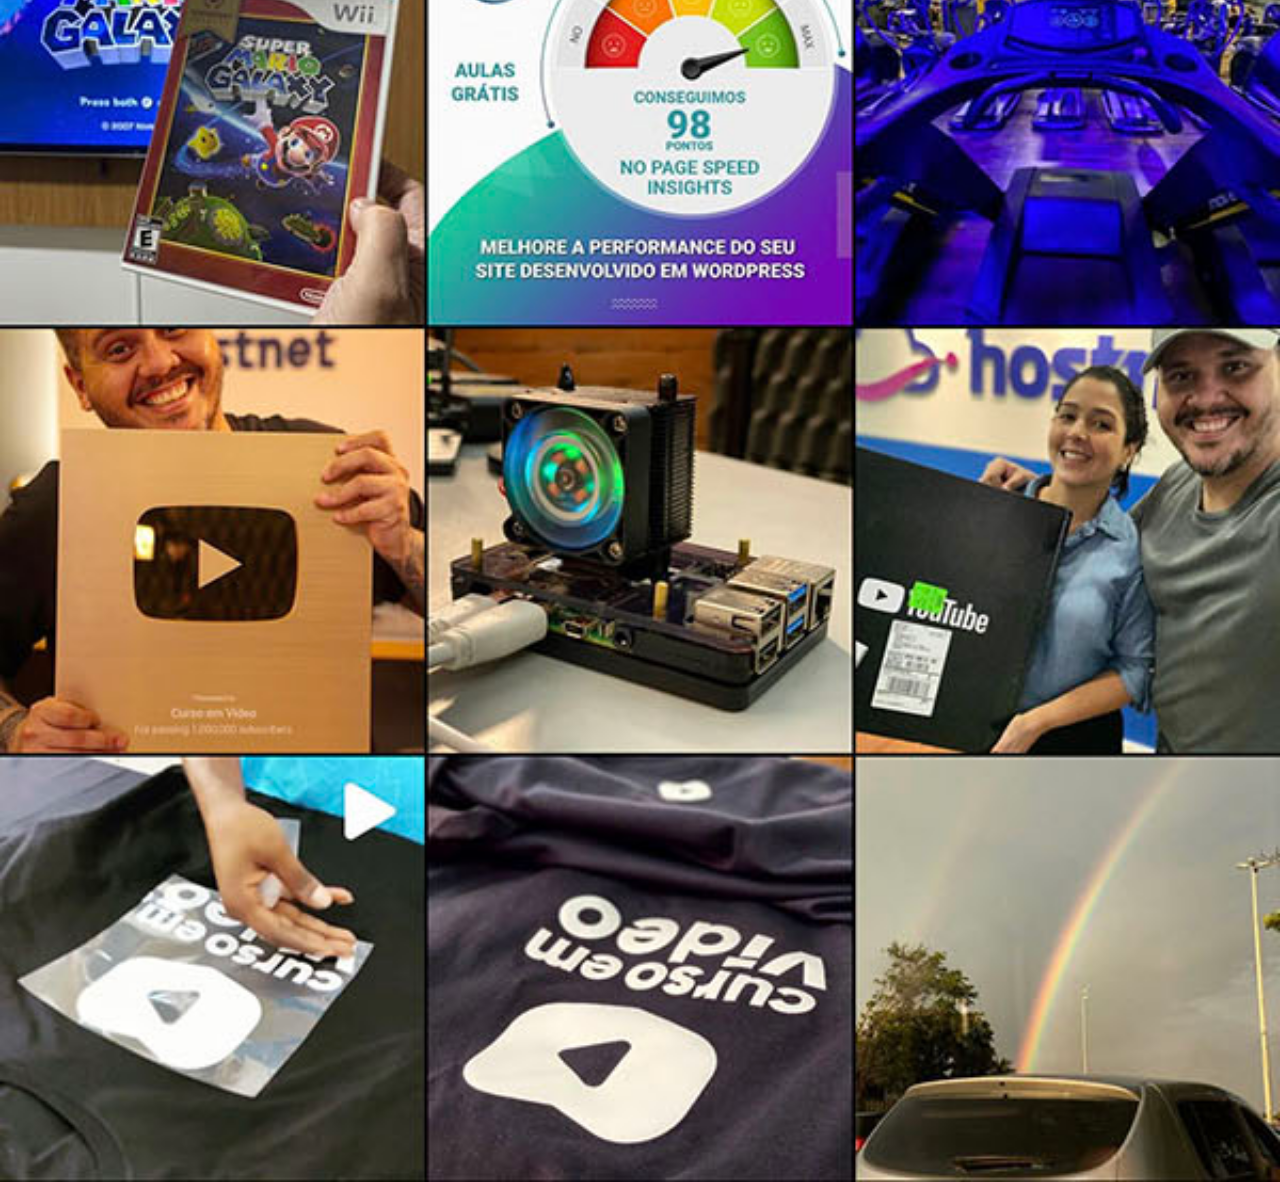
<file: instagram.html>
<!DOCTYPE html>
<html lang="pt-br">
<head>
    <meta charset="UTF-8">
    <meta name="viewport" content="width=device-width, initial-scale=1.0">
    <title>Instagram</title>
    <link rel="stylesheet" href="estilos/social.css">
</head>
<body>
    <img src="imagens/tela-instagram.jpg" alt="Instagram">
</body>
</html>
</file>
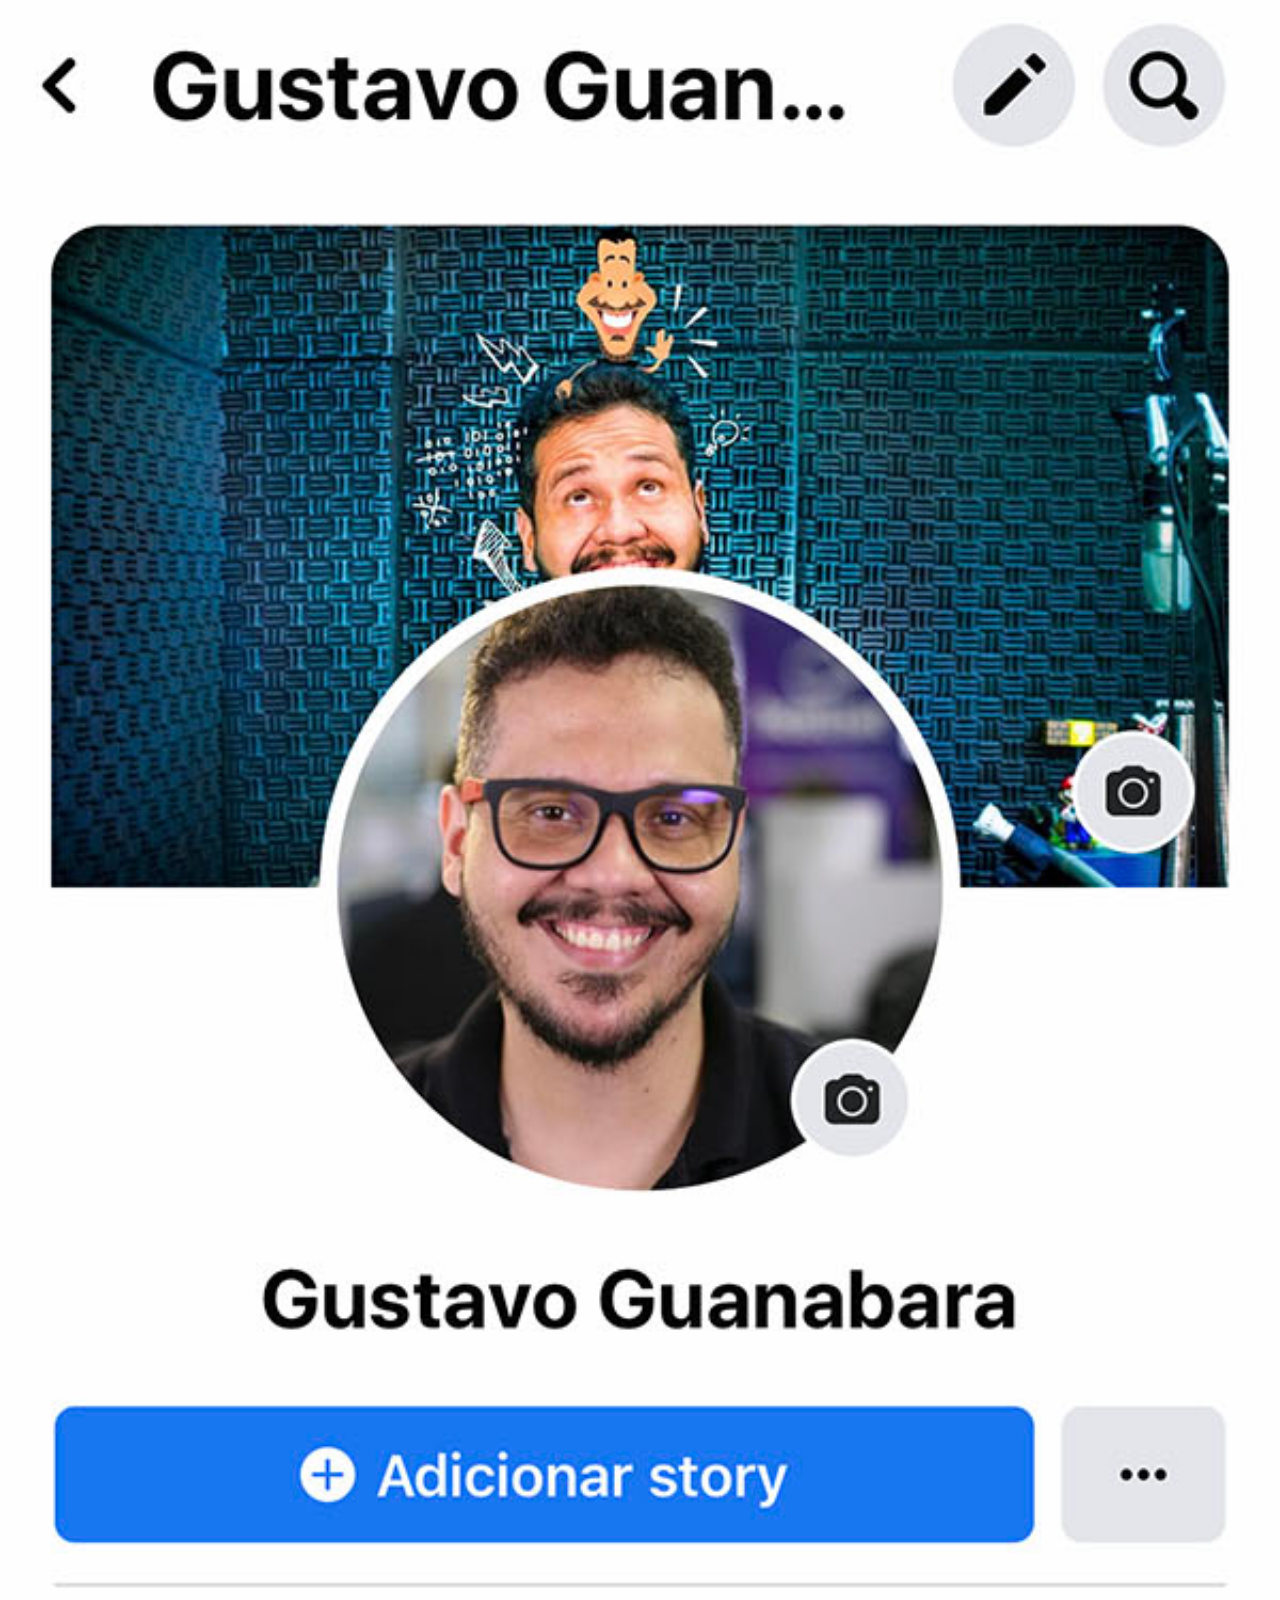
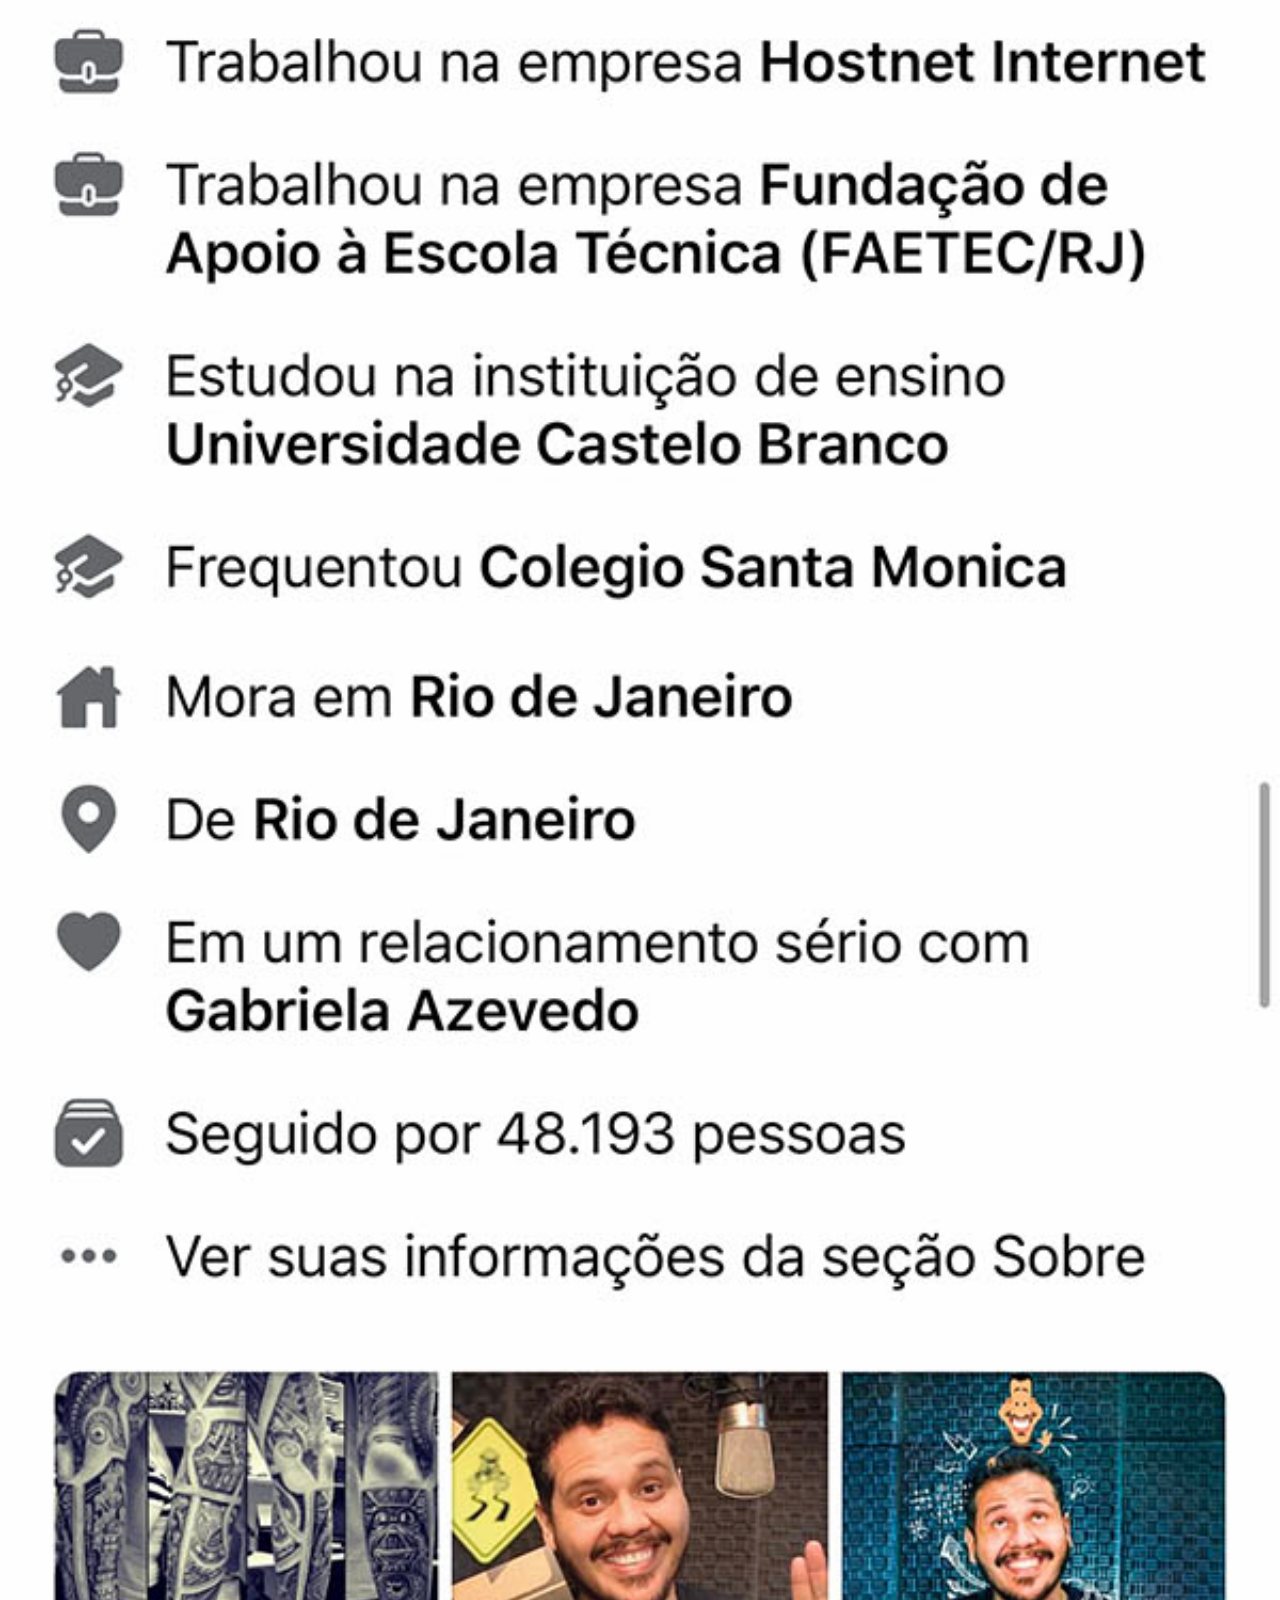
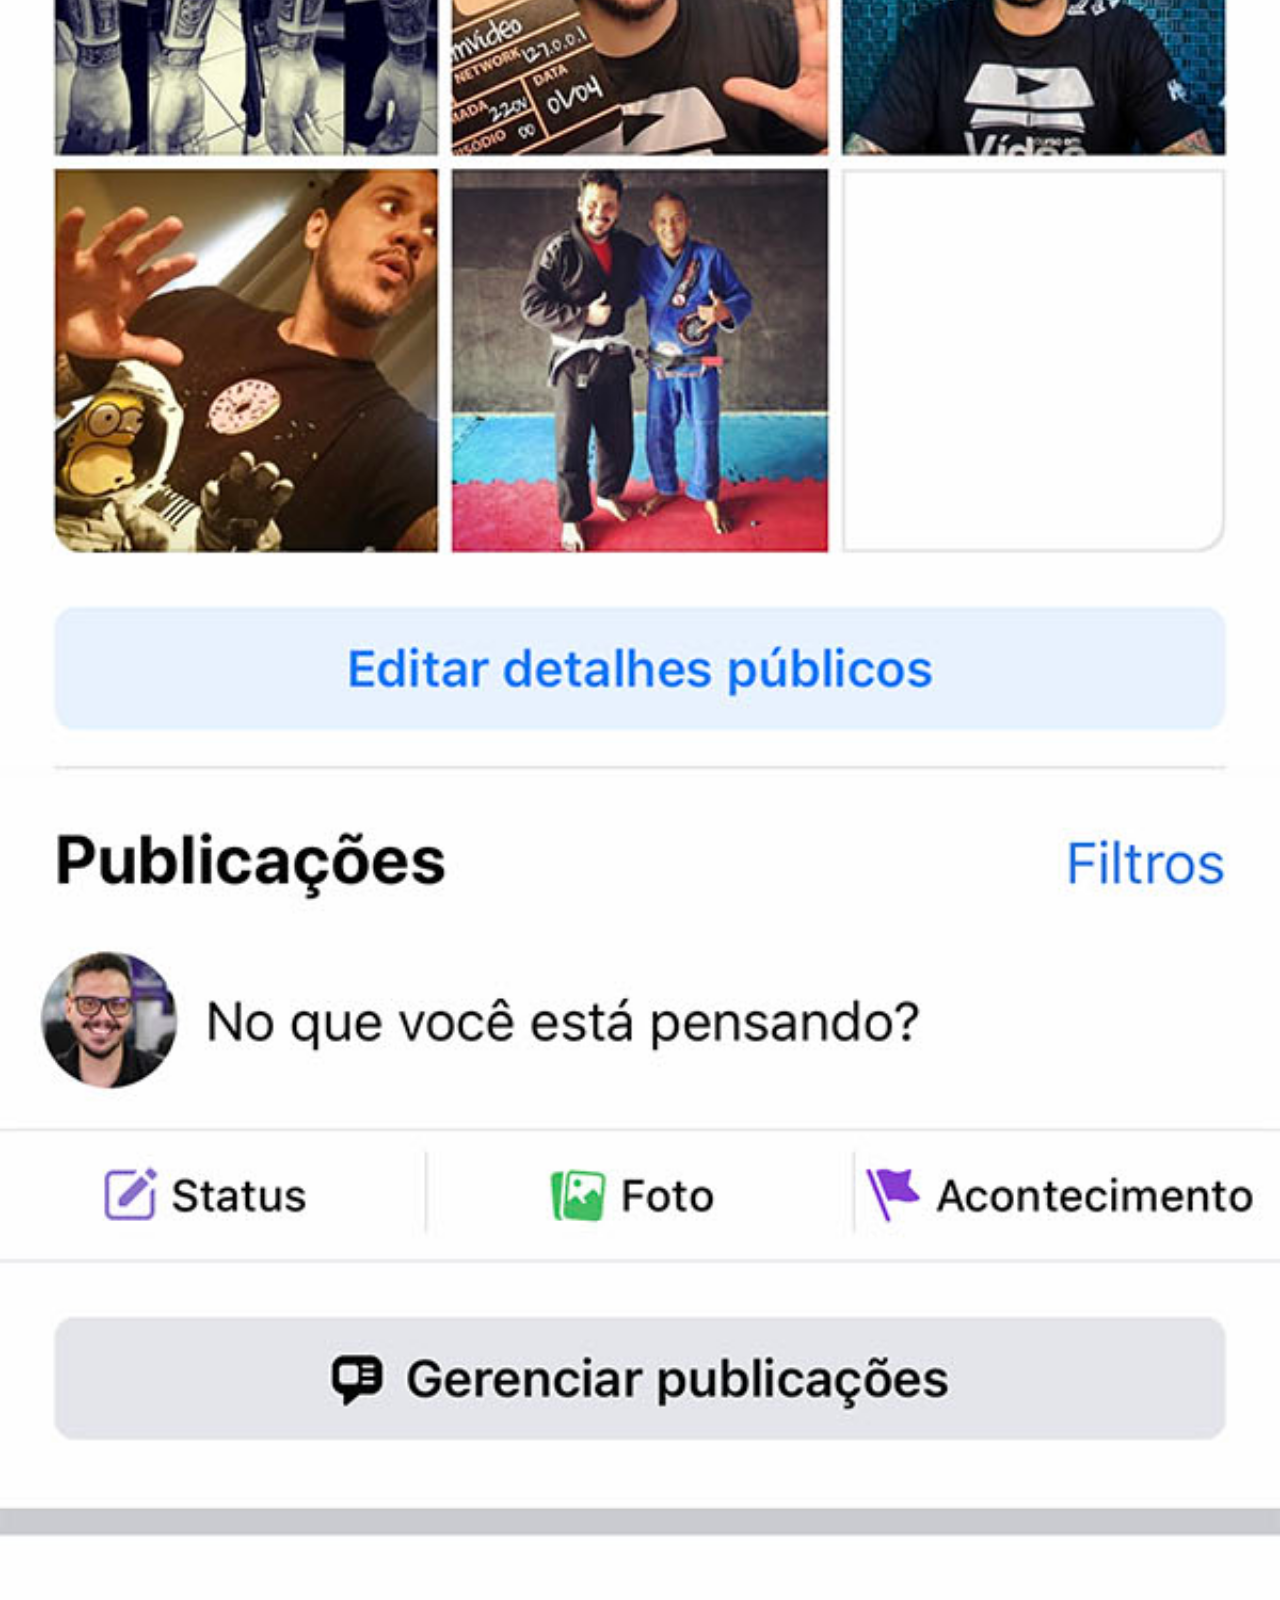
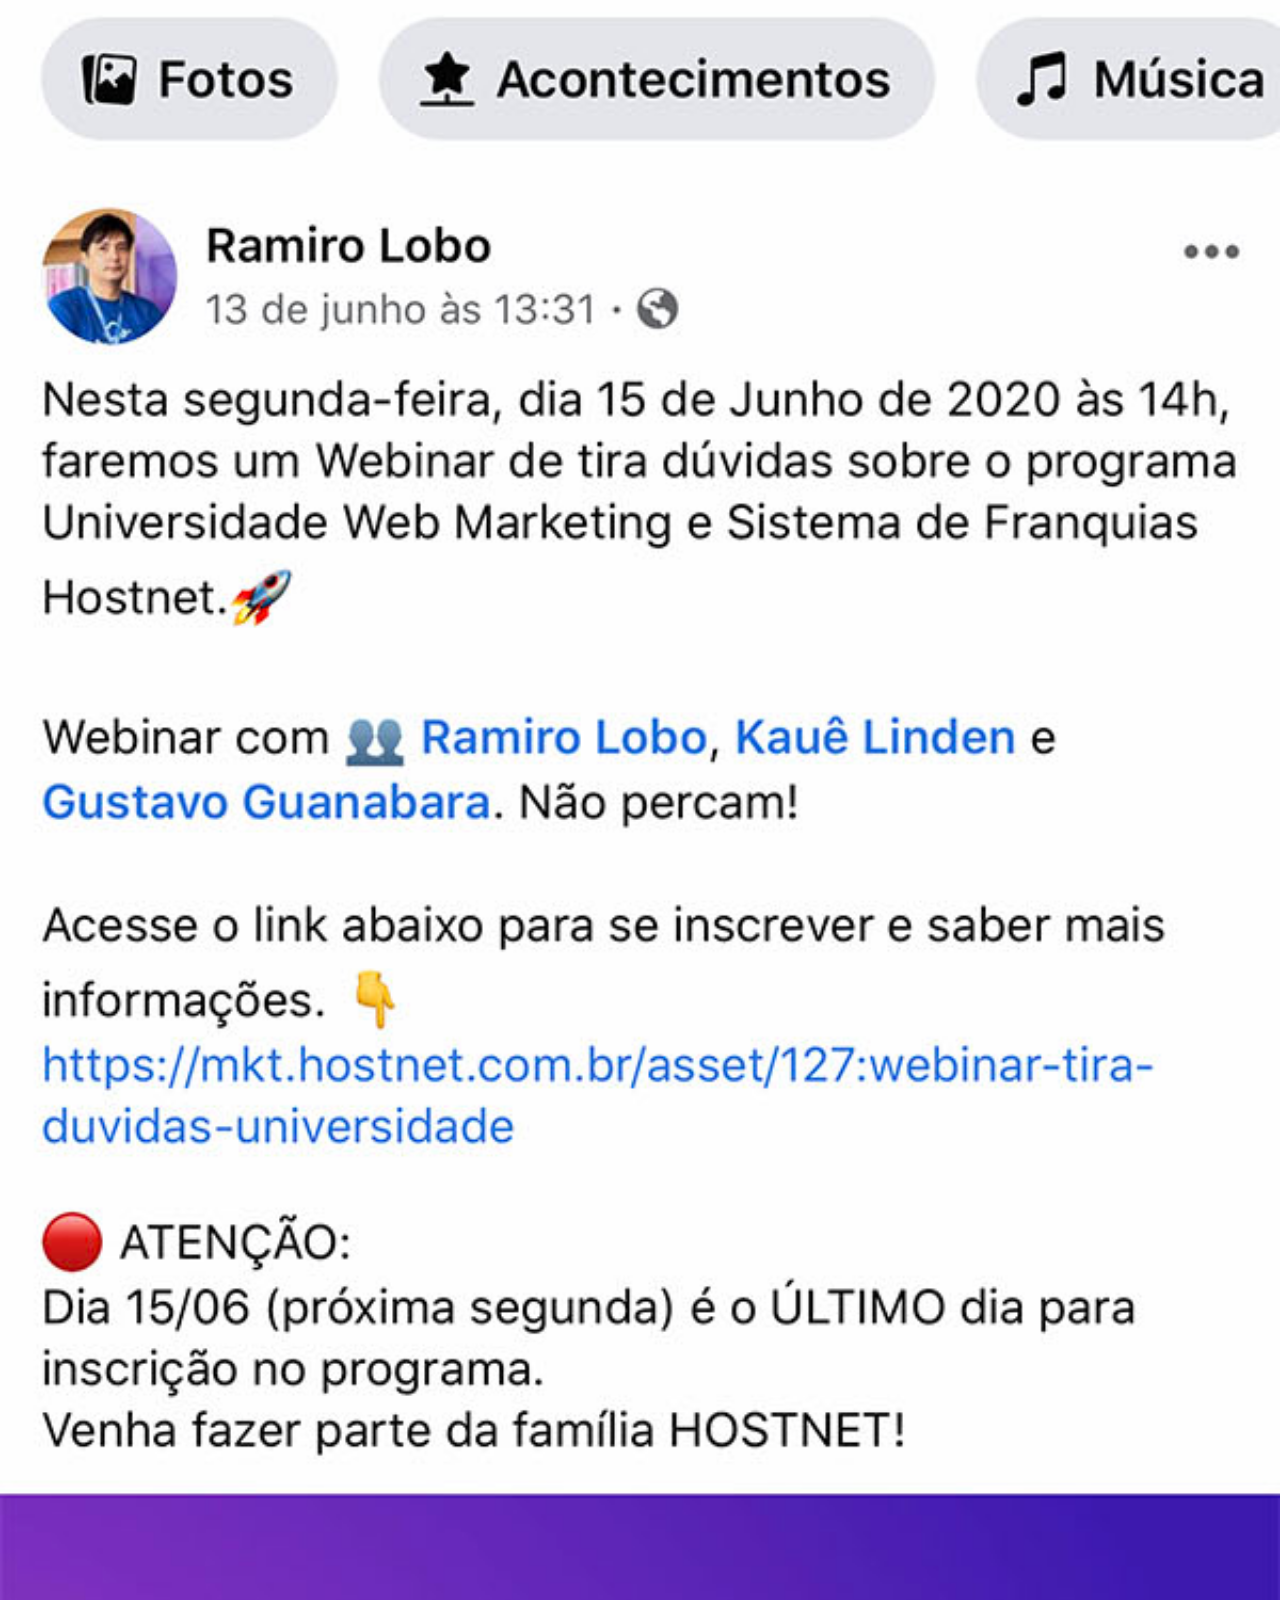
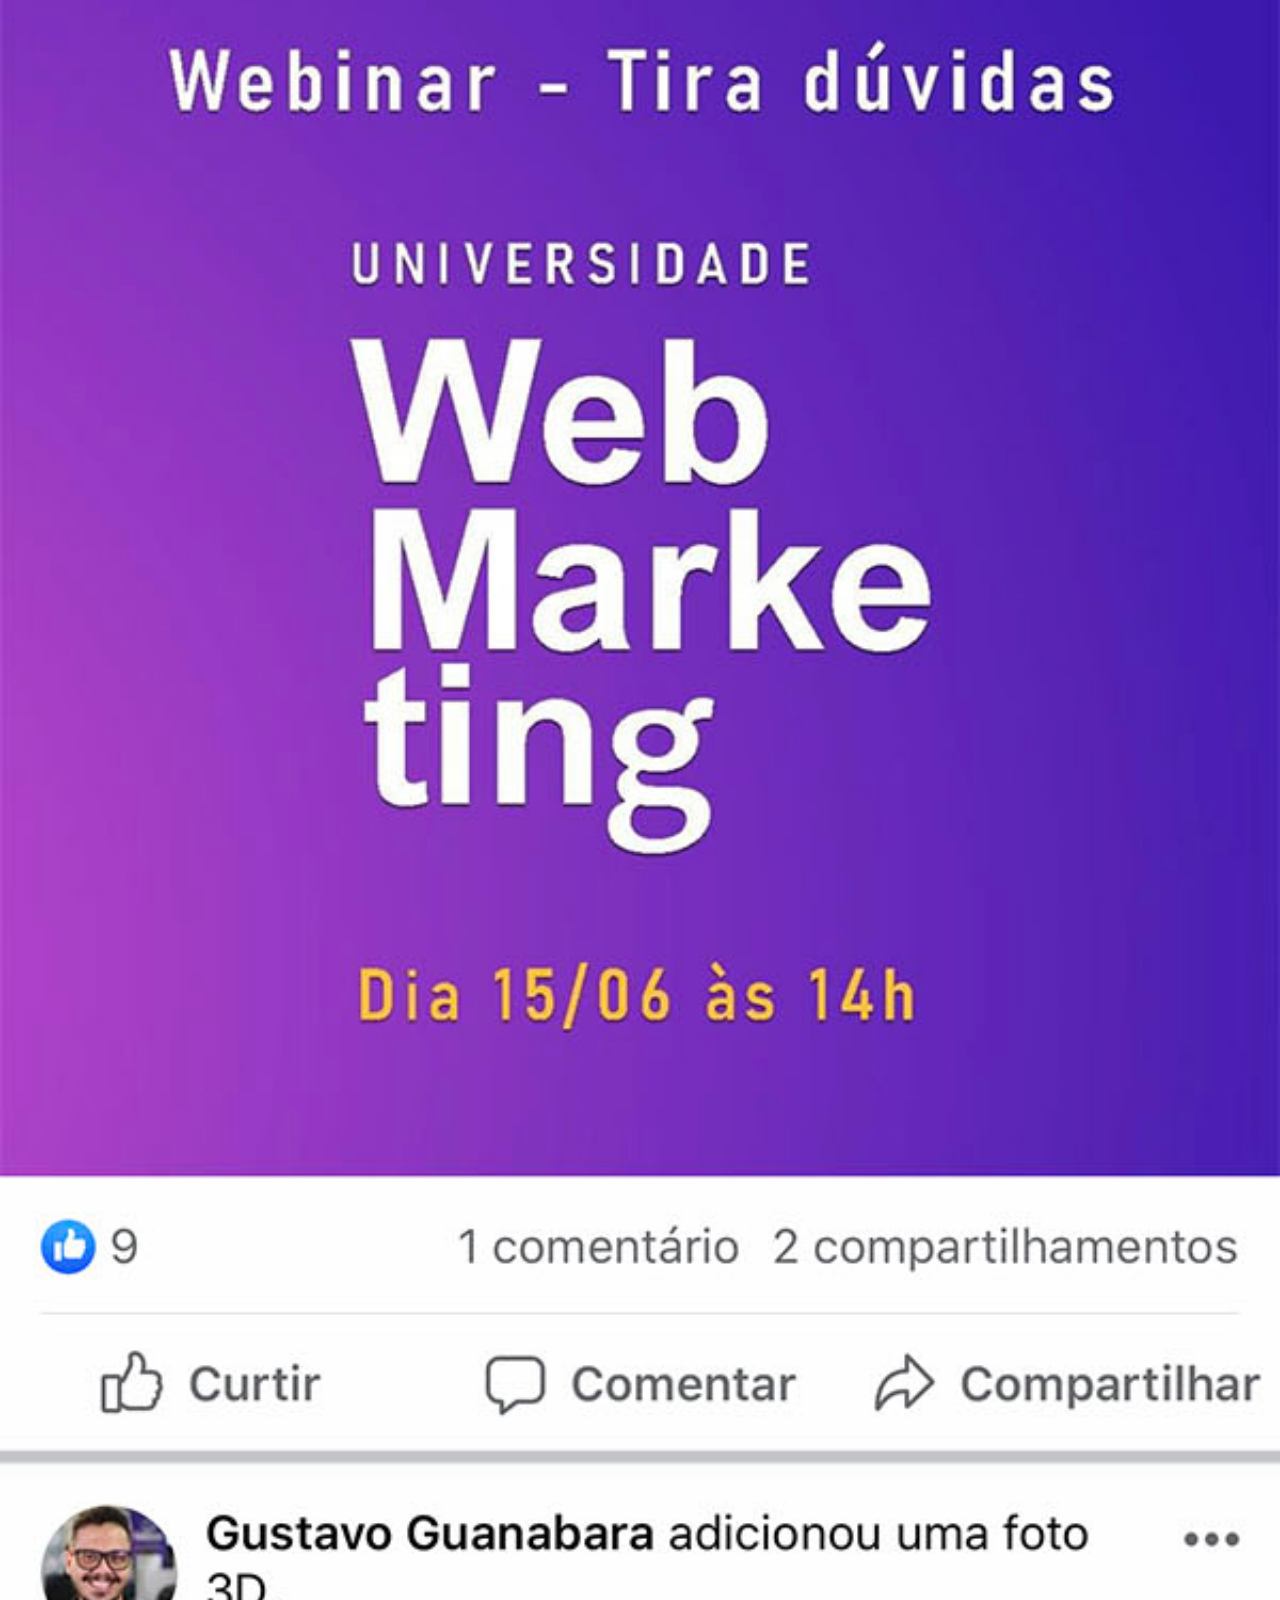
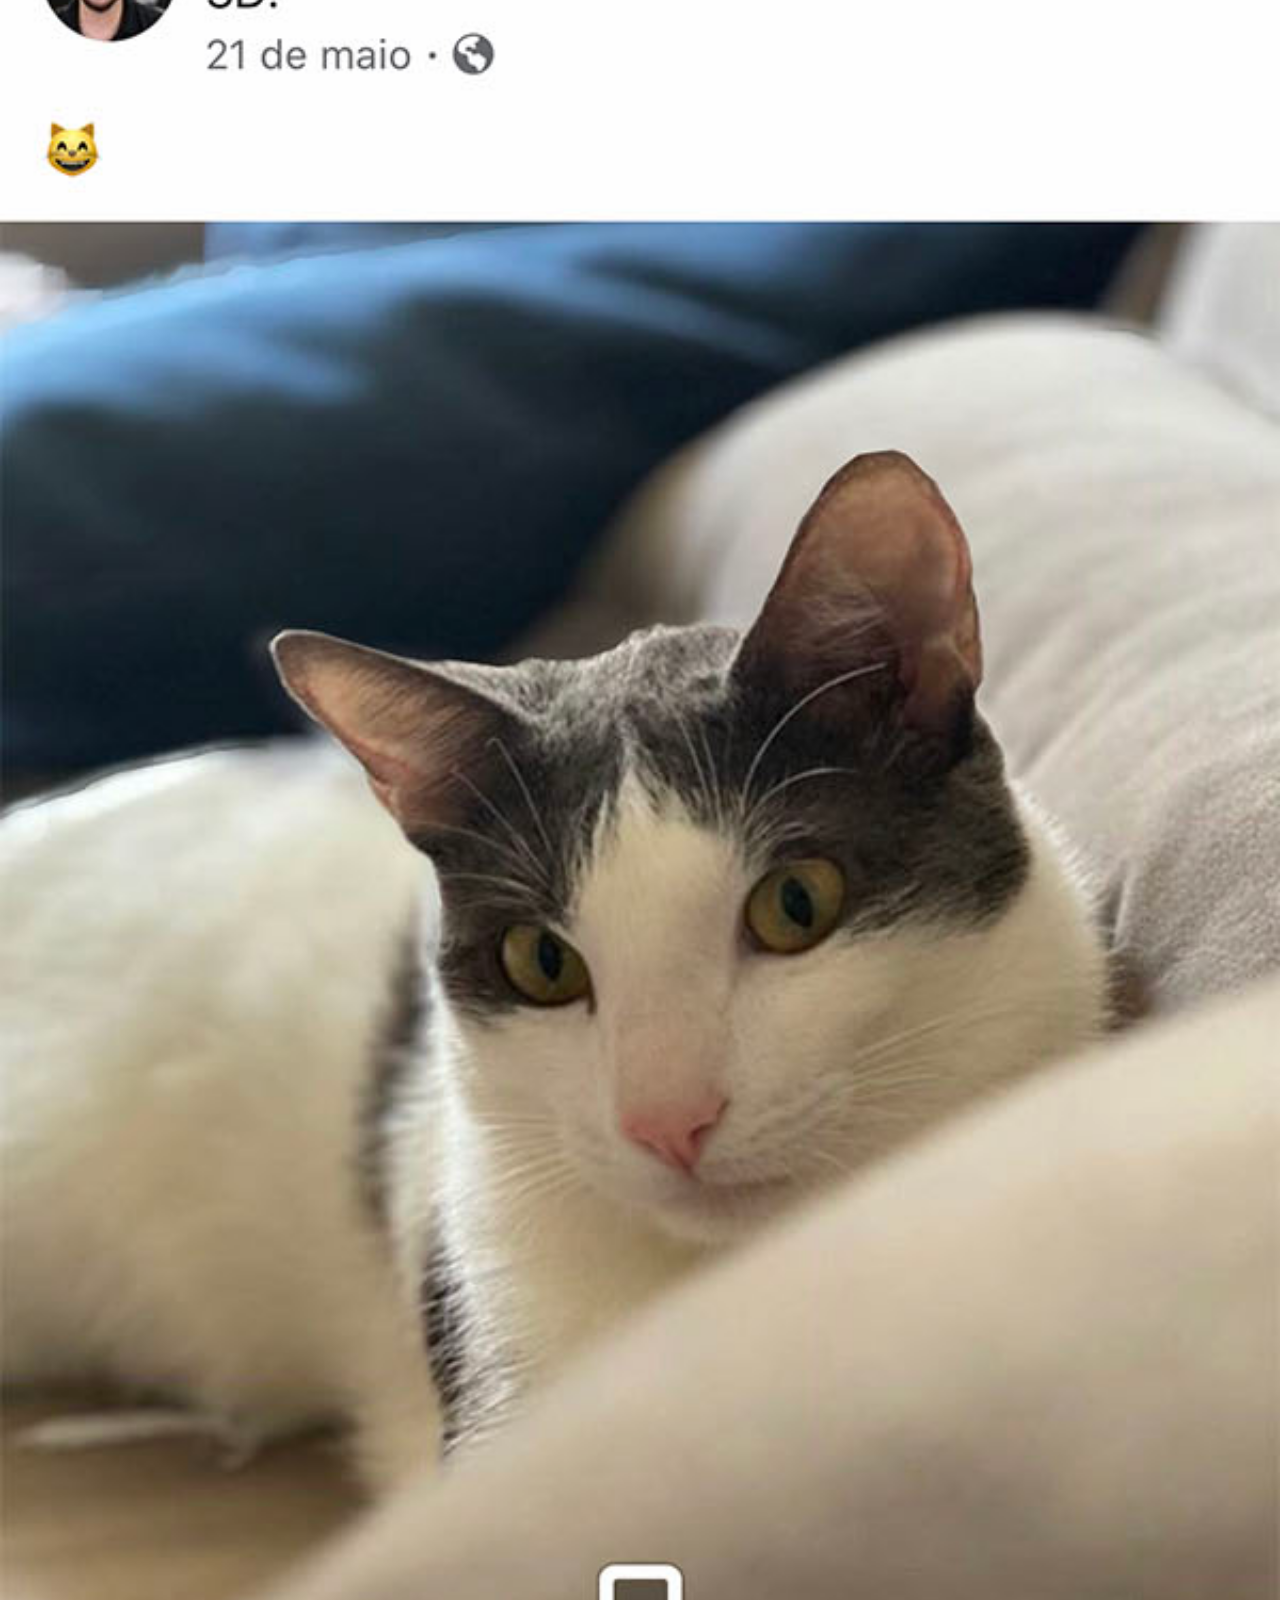
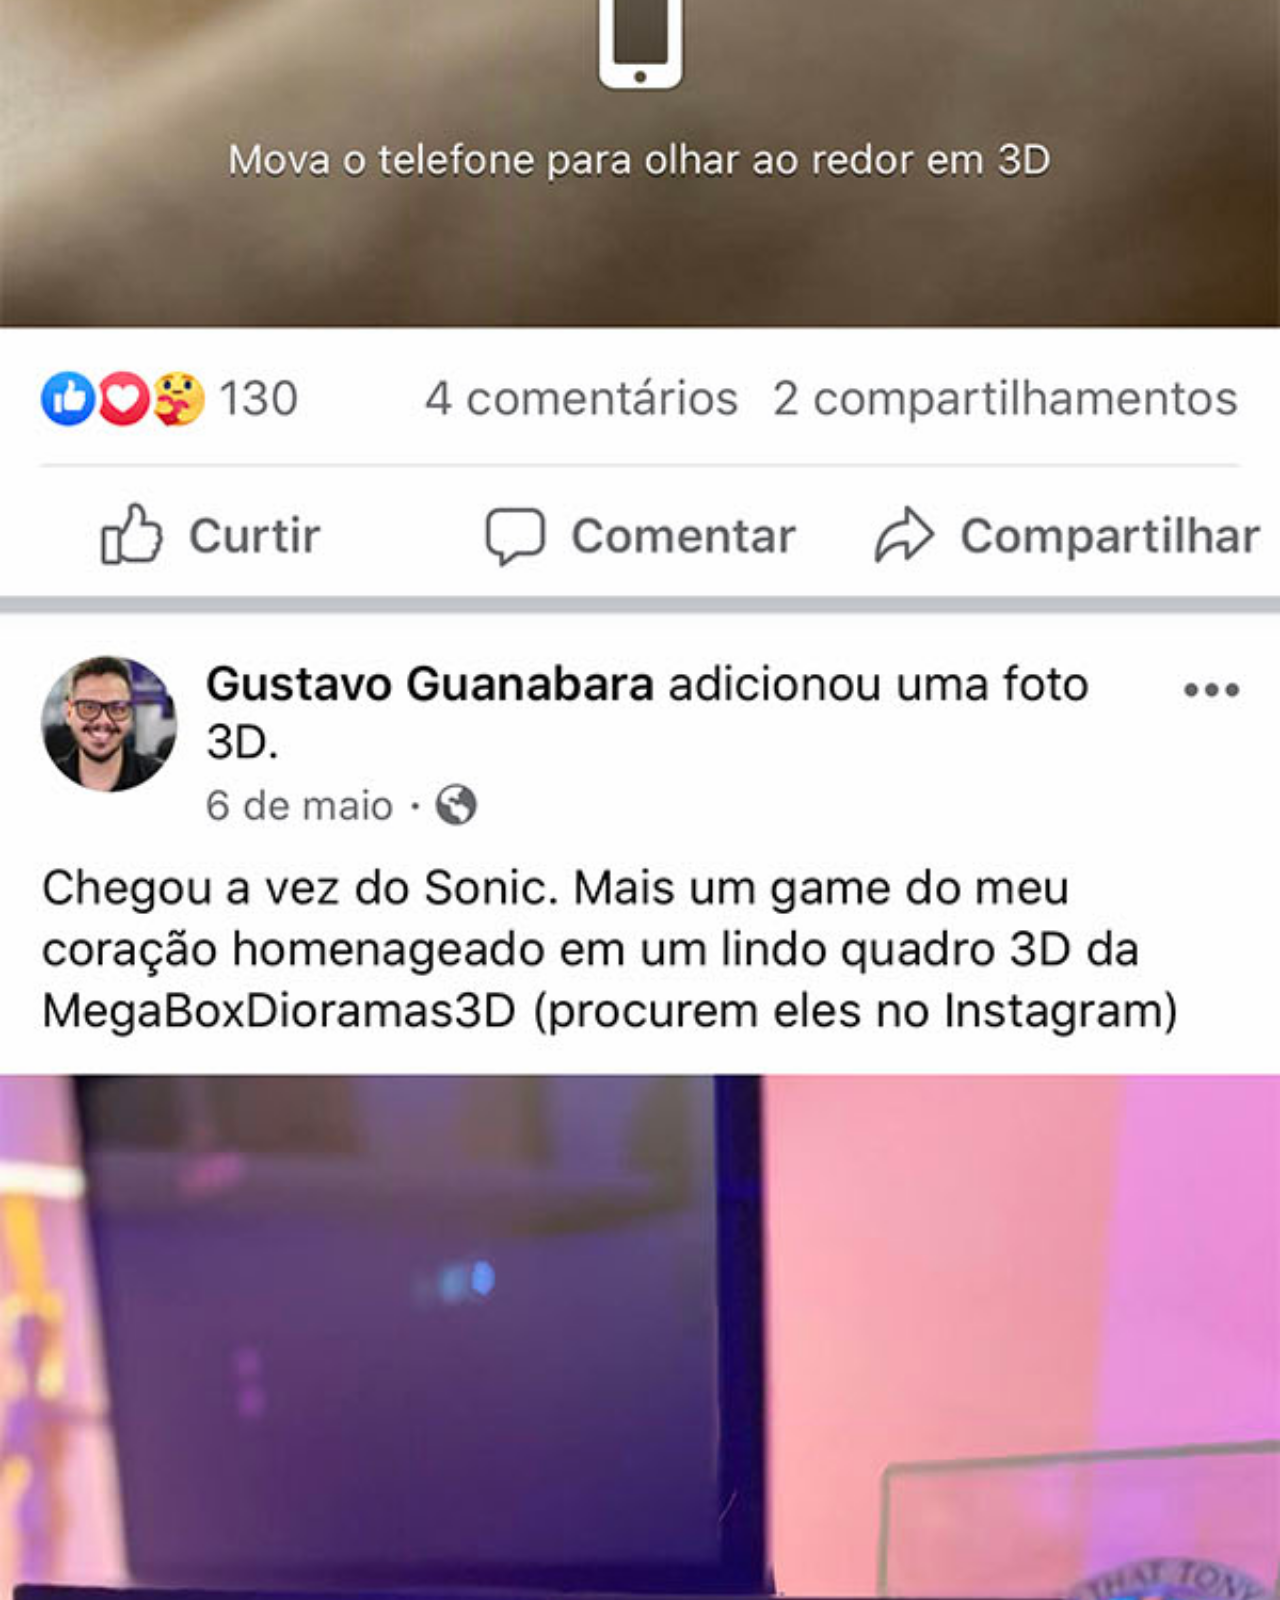
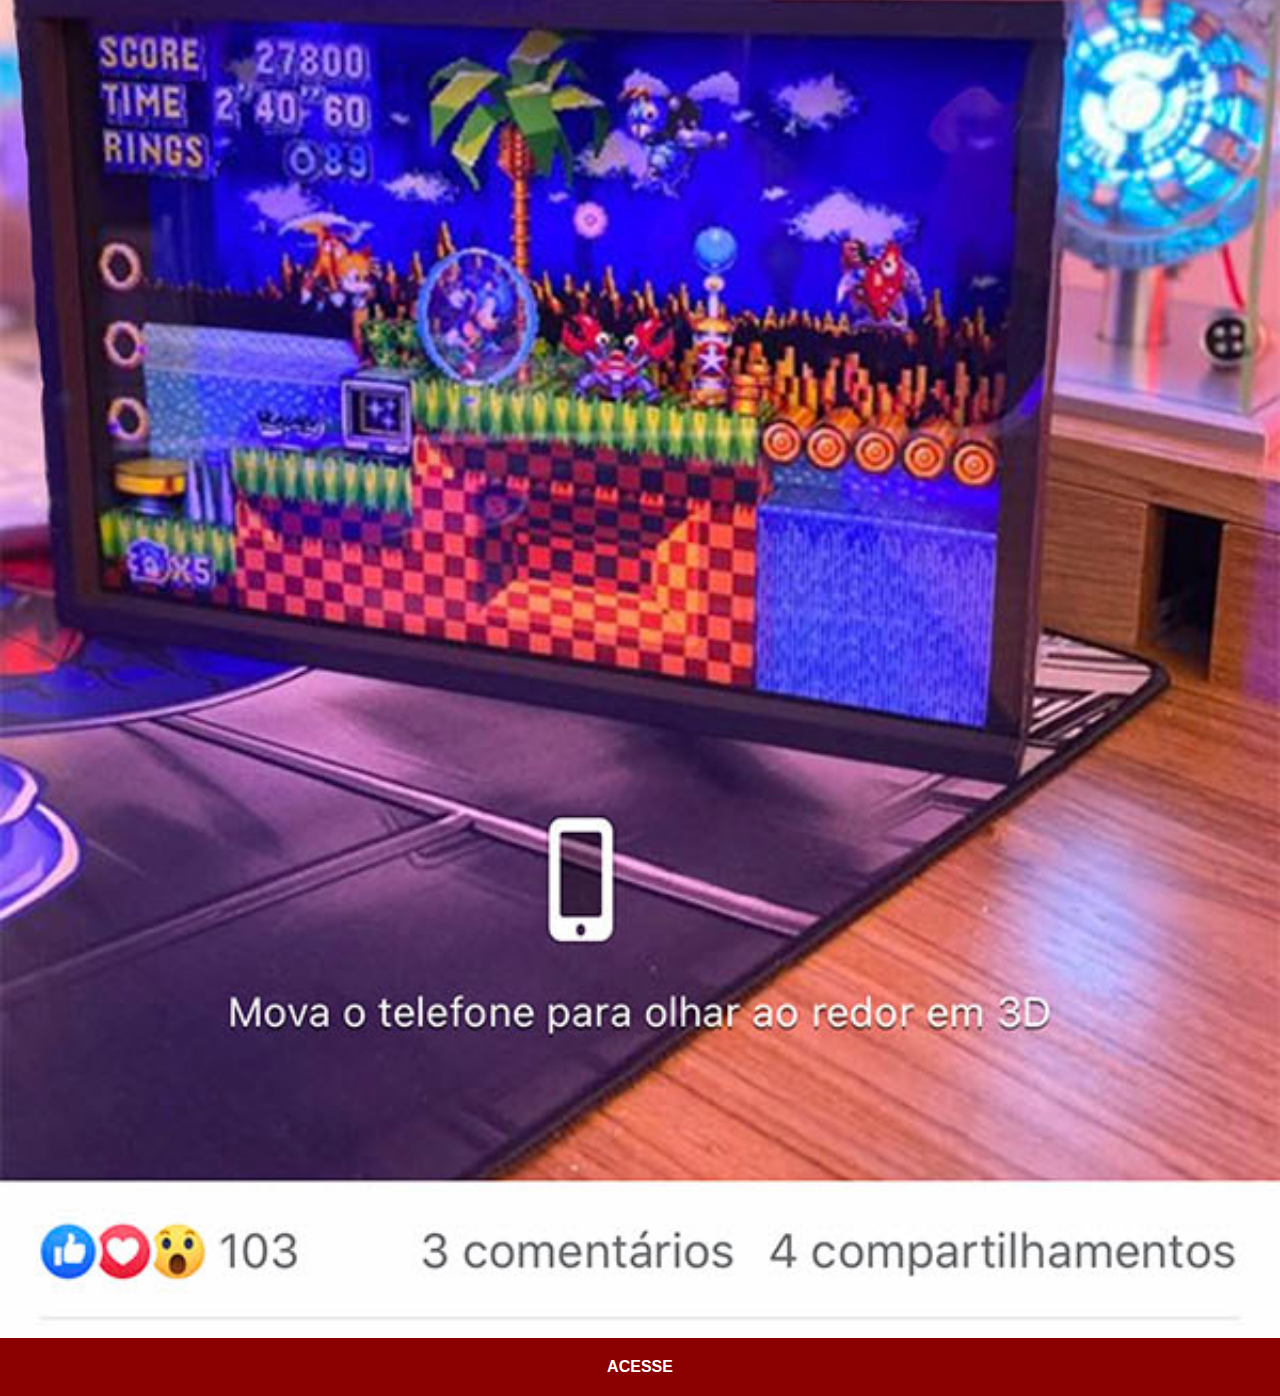
<file: linkedin.html>
<!DOCTYPE html>
<html lang="pt-br">
<head>
    <meta charset="UTF-8">
    <meta name="viewport" content="width=device-width, initial-scale=1.0">
    <title>LinkedIn</title>
    <link rel="stylesheet" href="estilos/social.css">
</head>
<body>
    <img src="imagens/tela-facebook.jpg" alt="LinkedIn">
    <a href="https://www.linkedin.com/in/guilherme-pena-67b249267/" target="_blank">ACESSE</a>
</body>
</html>
</file>
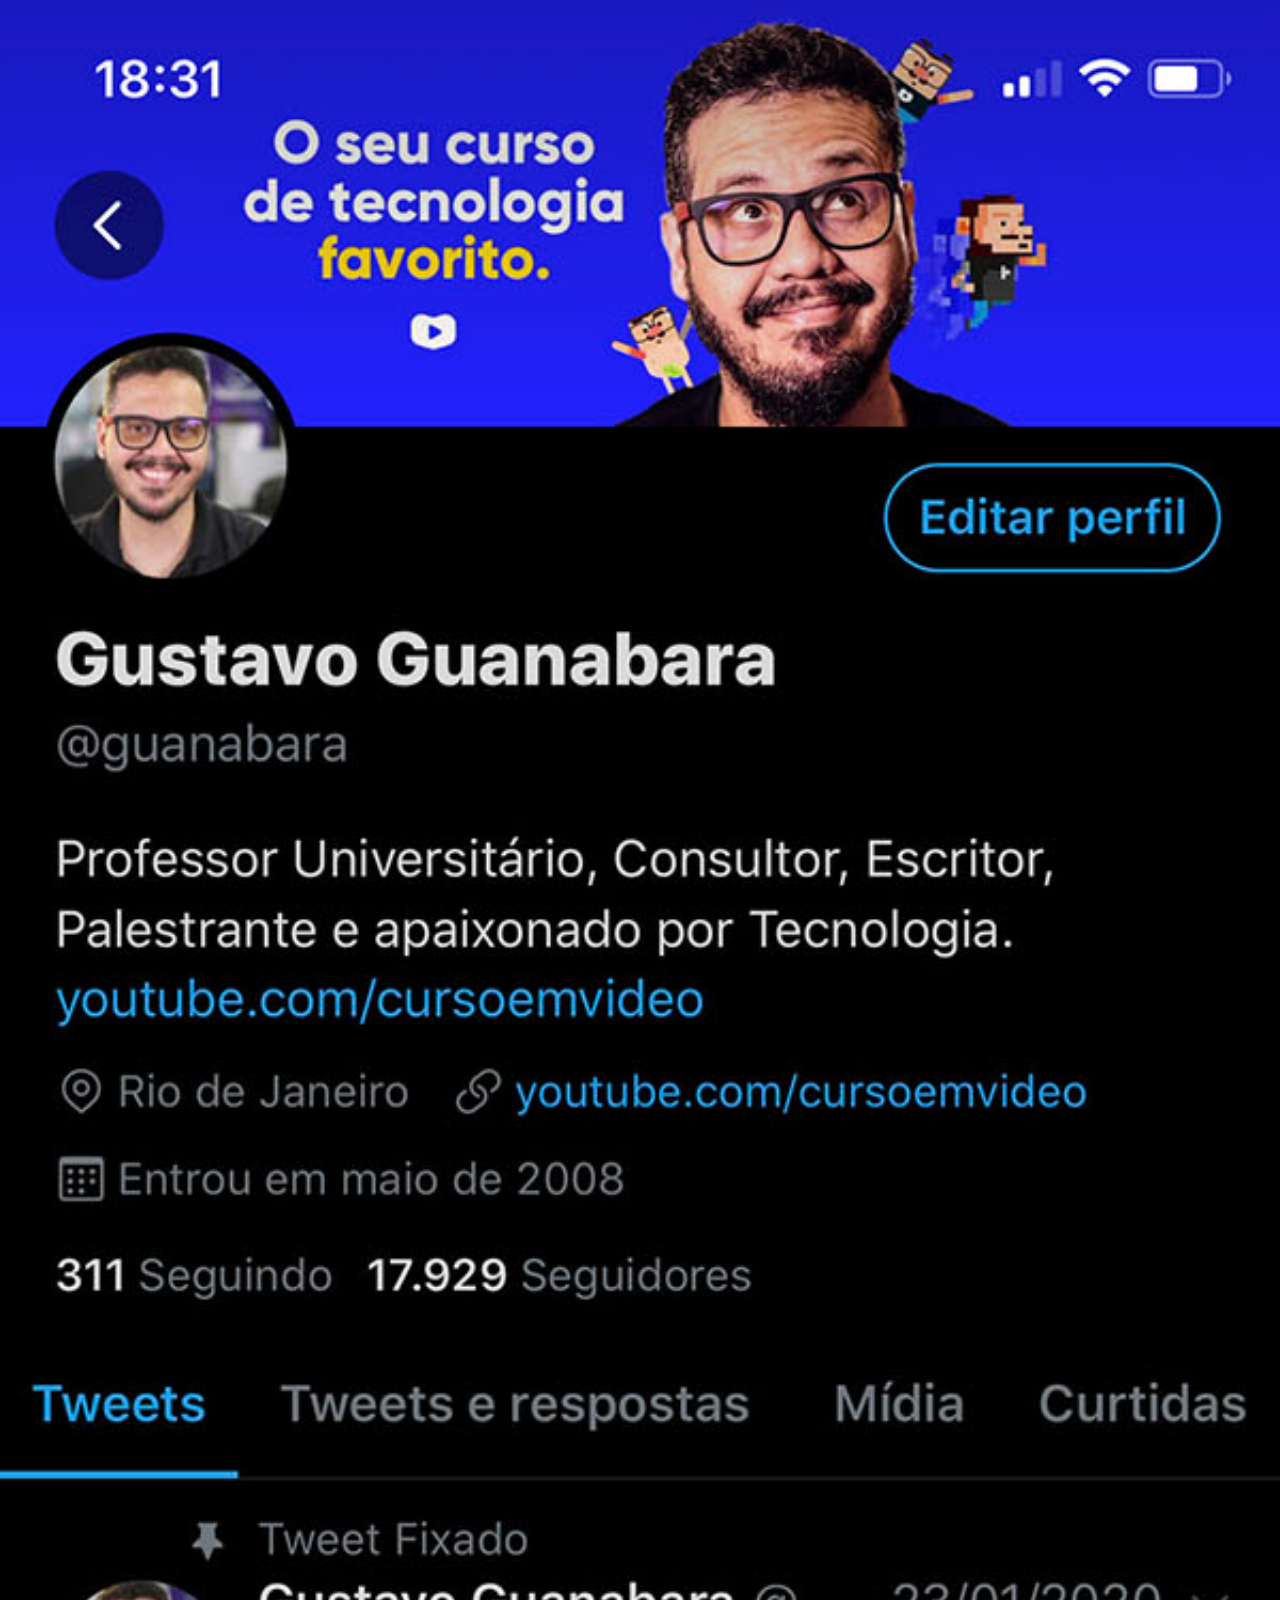
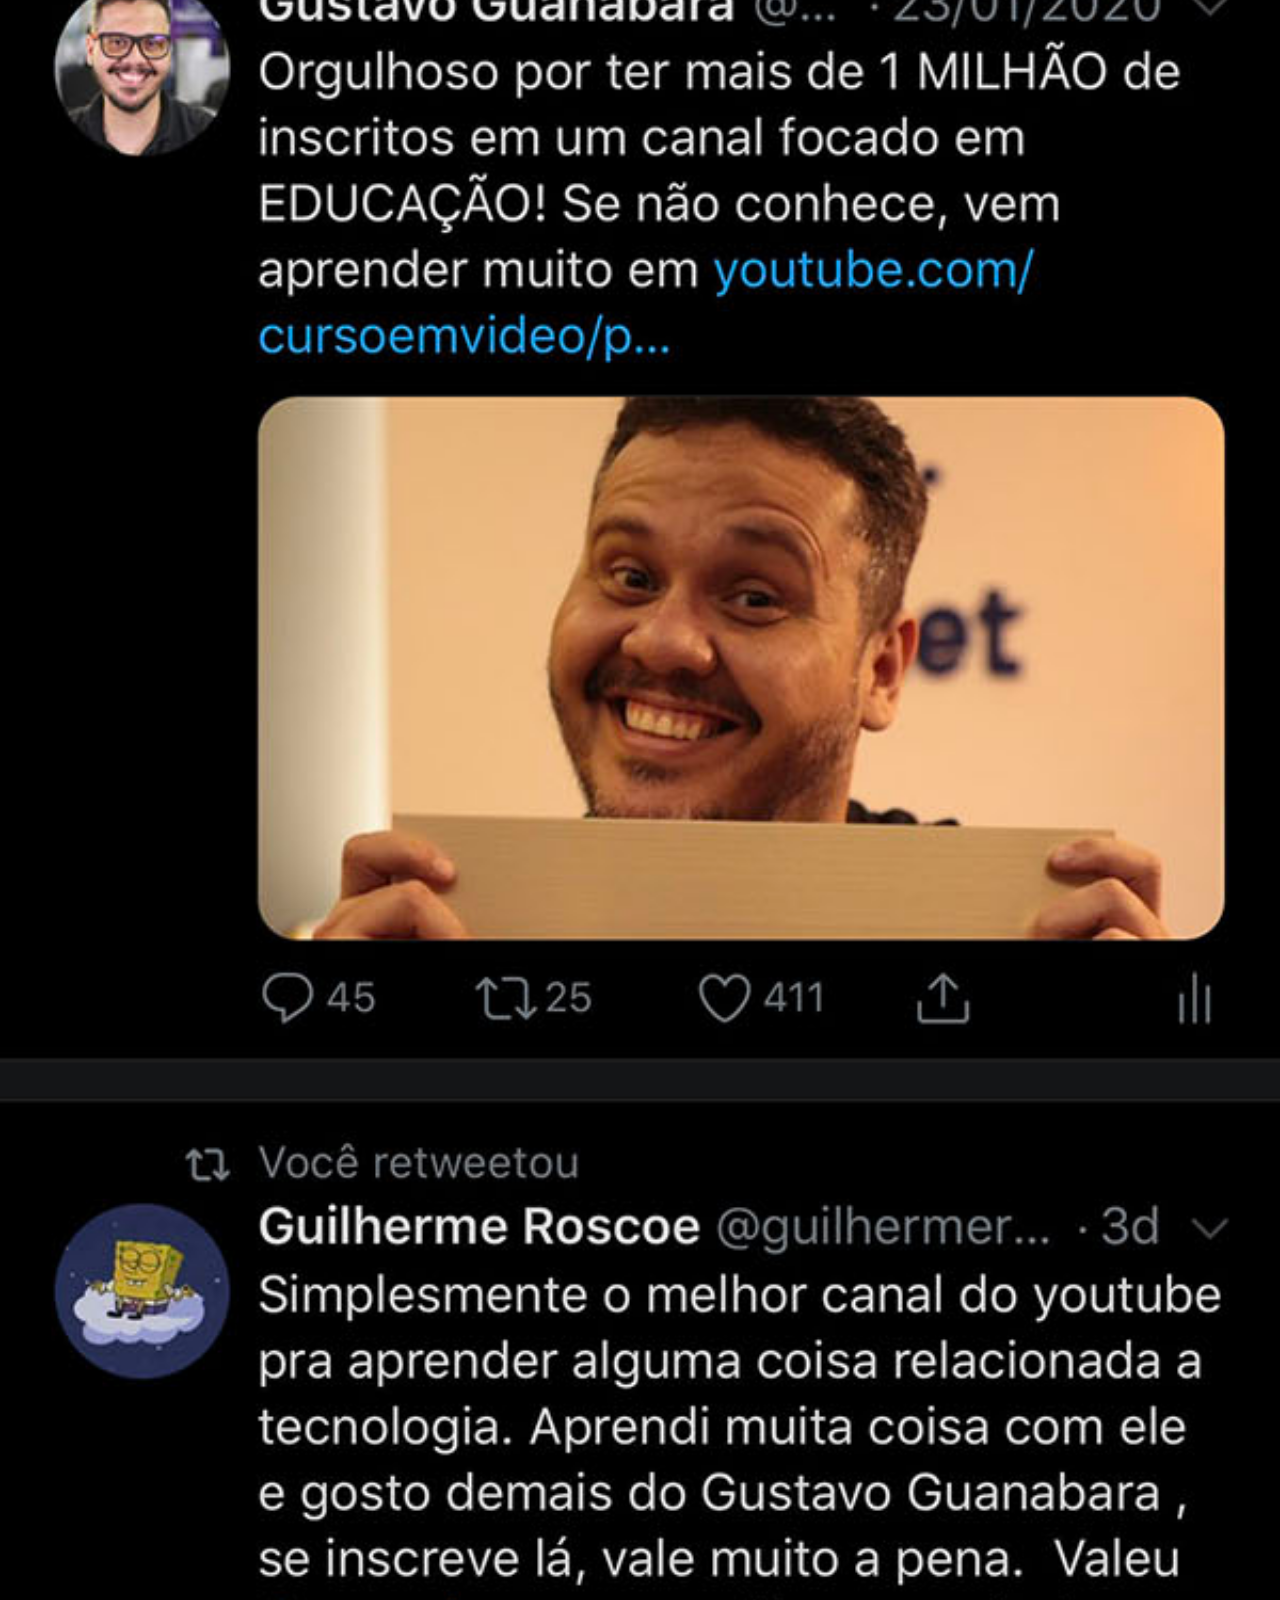
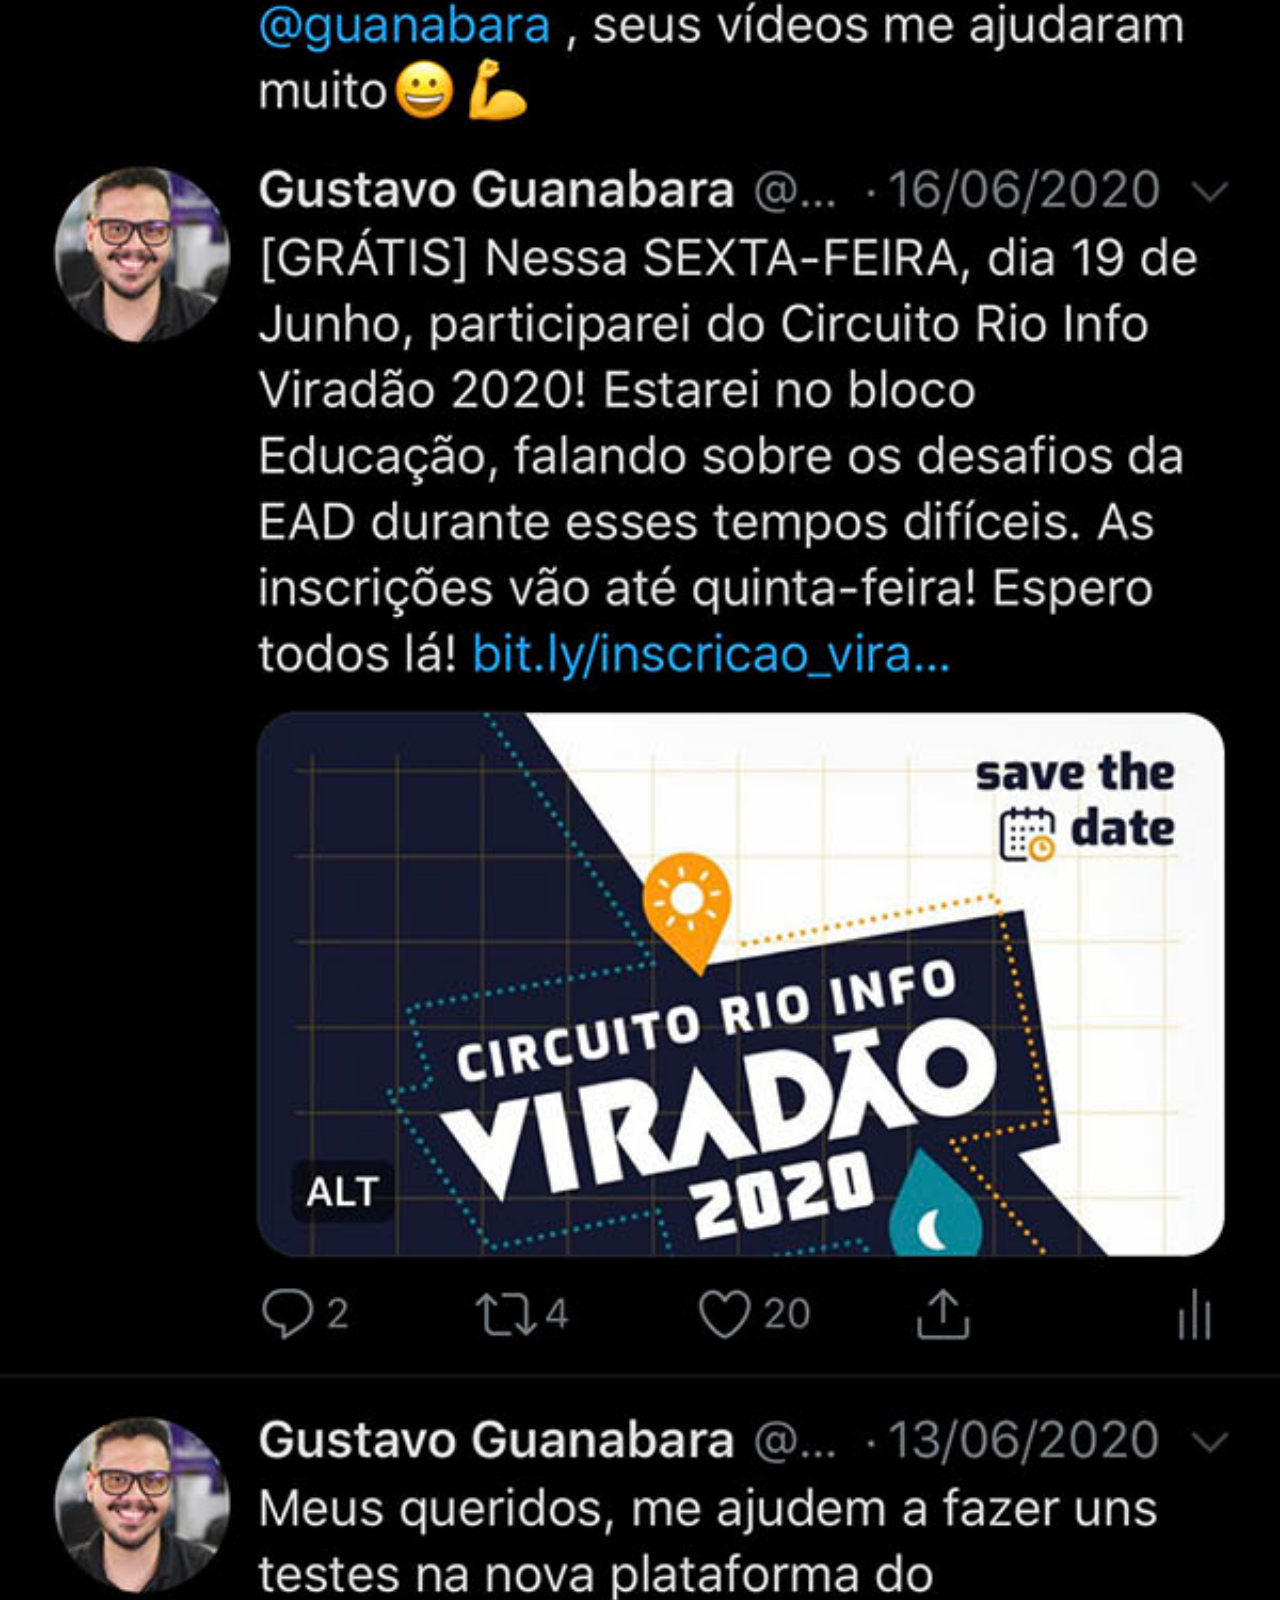
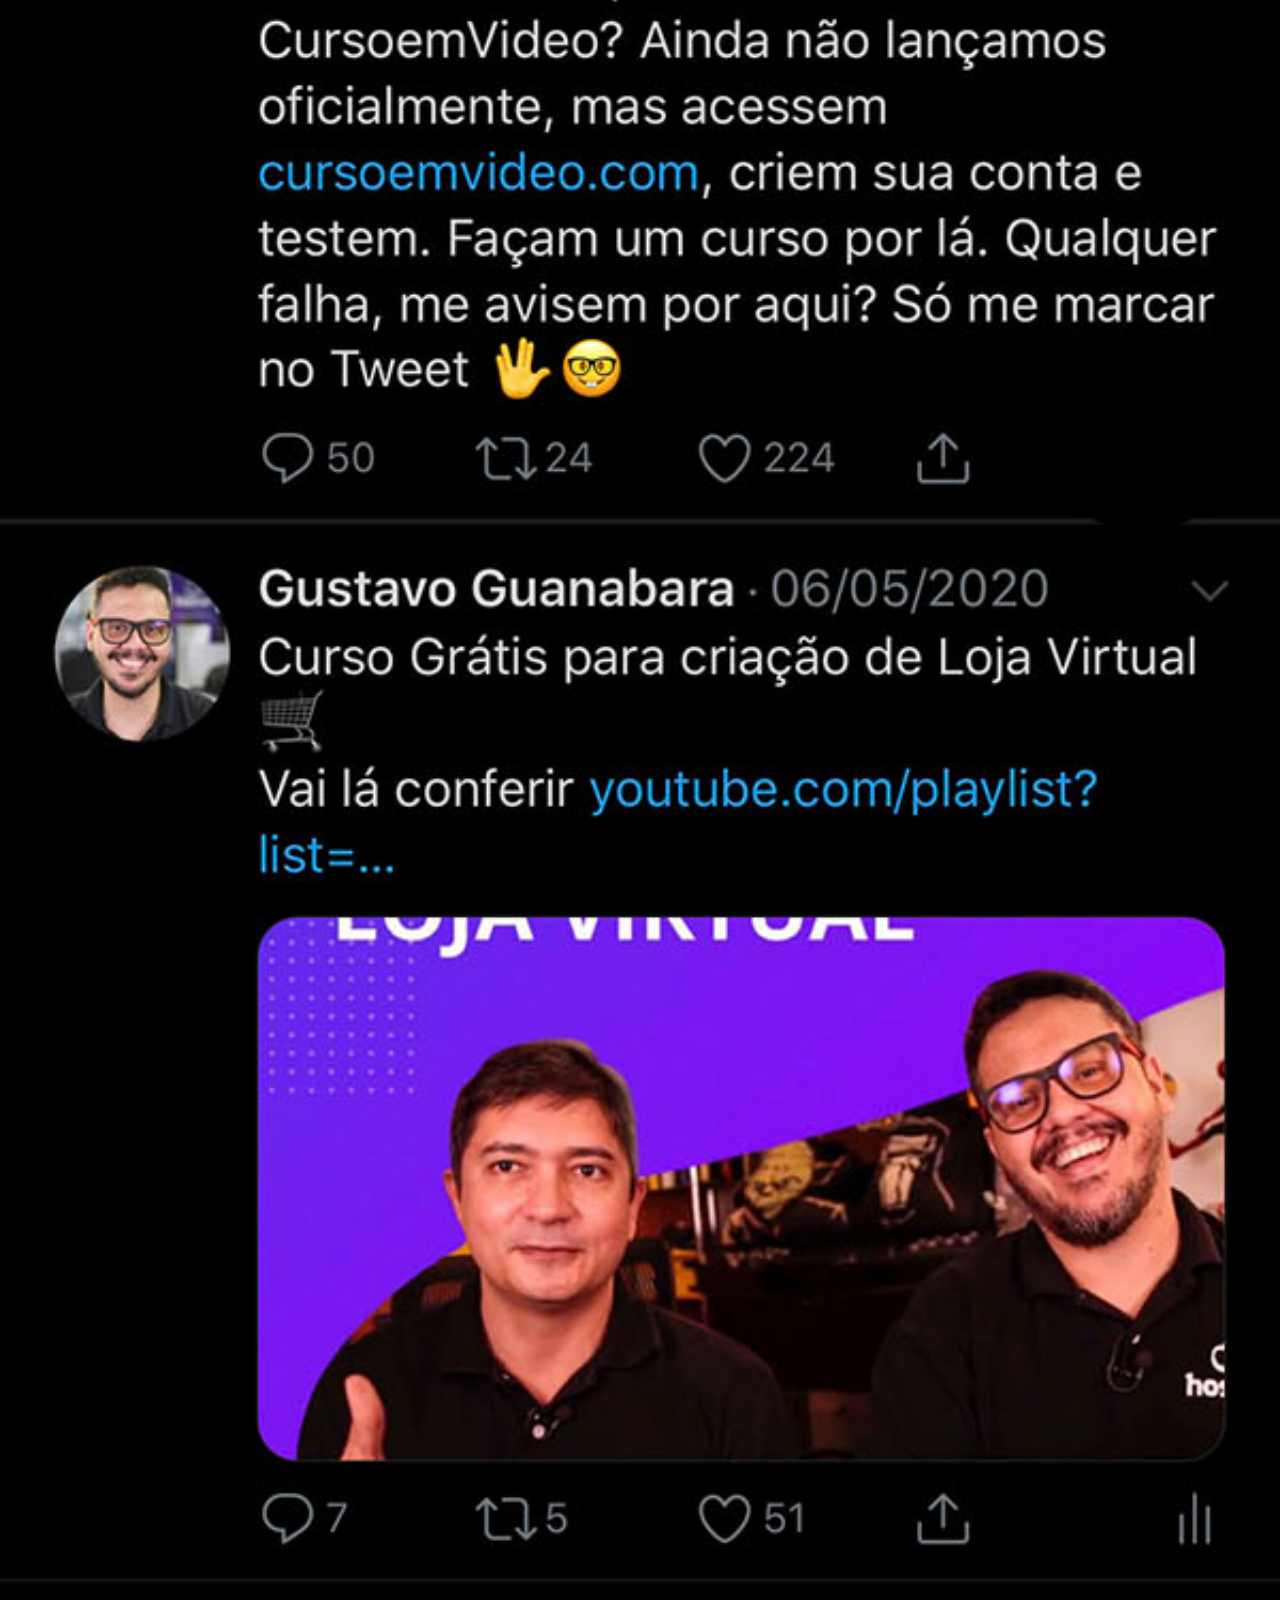
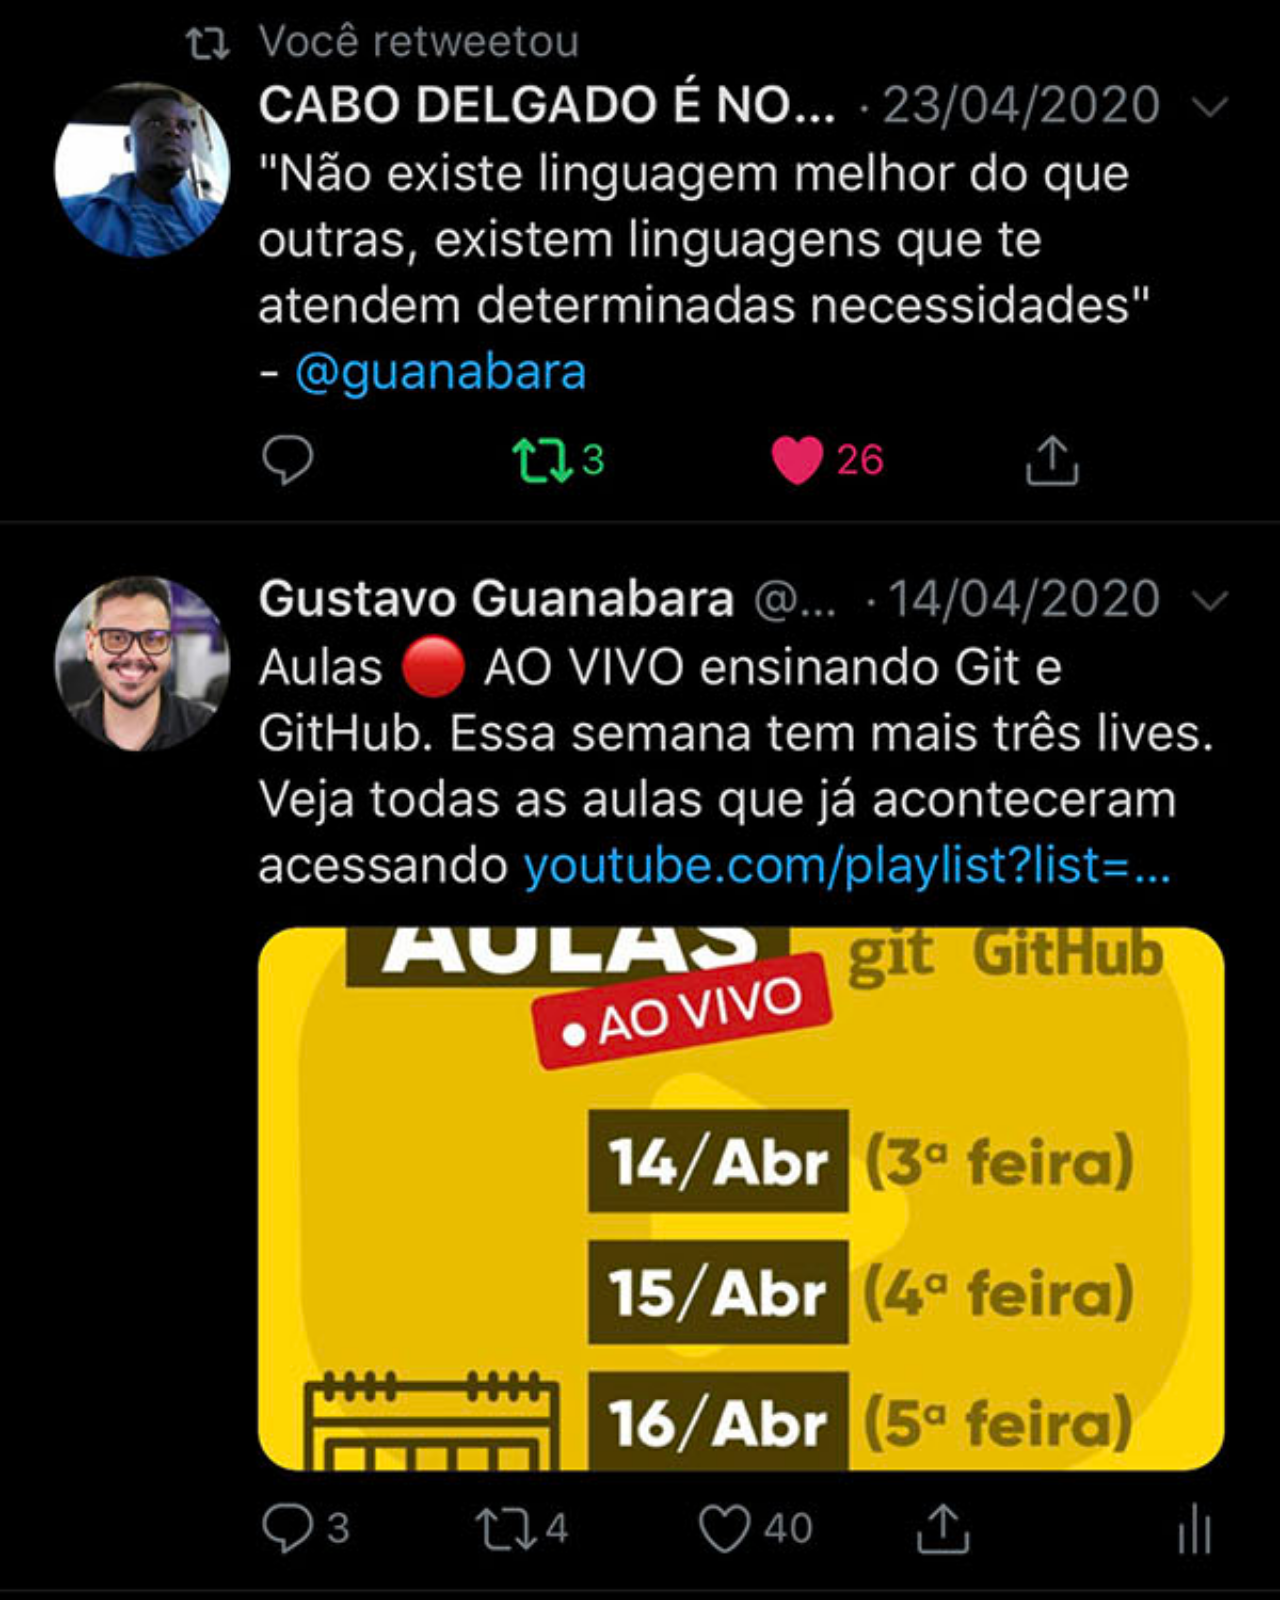
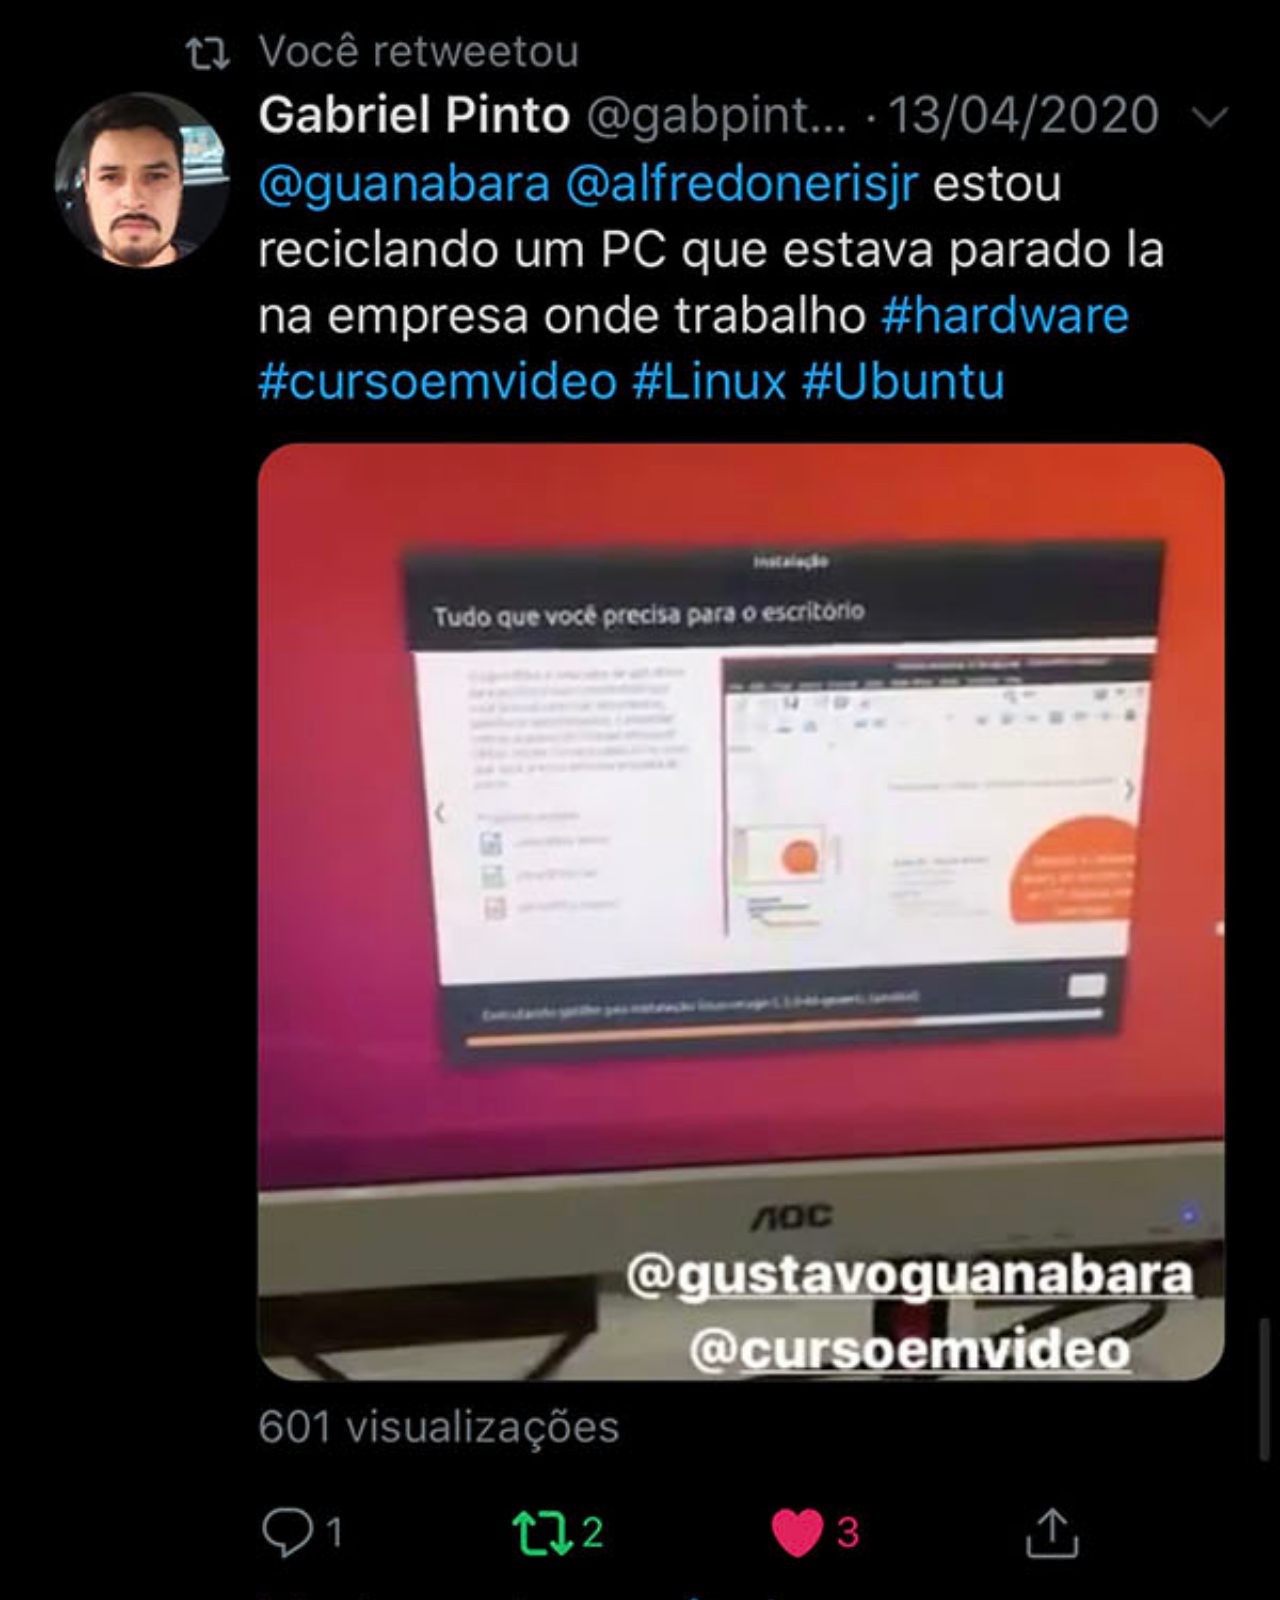
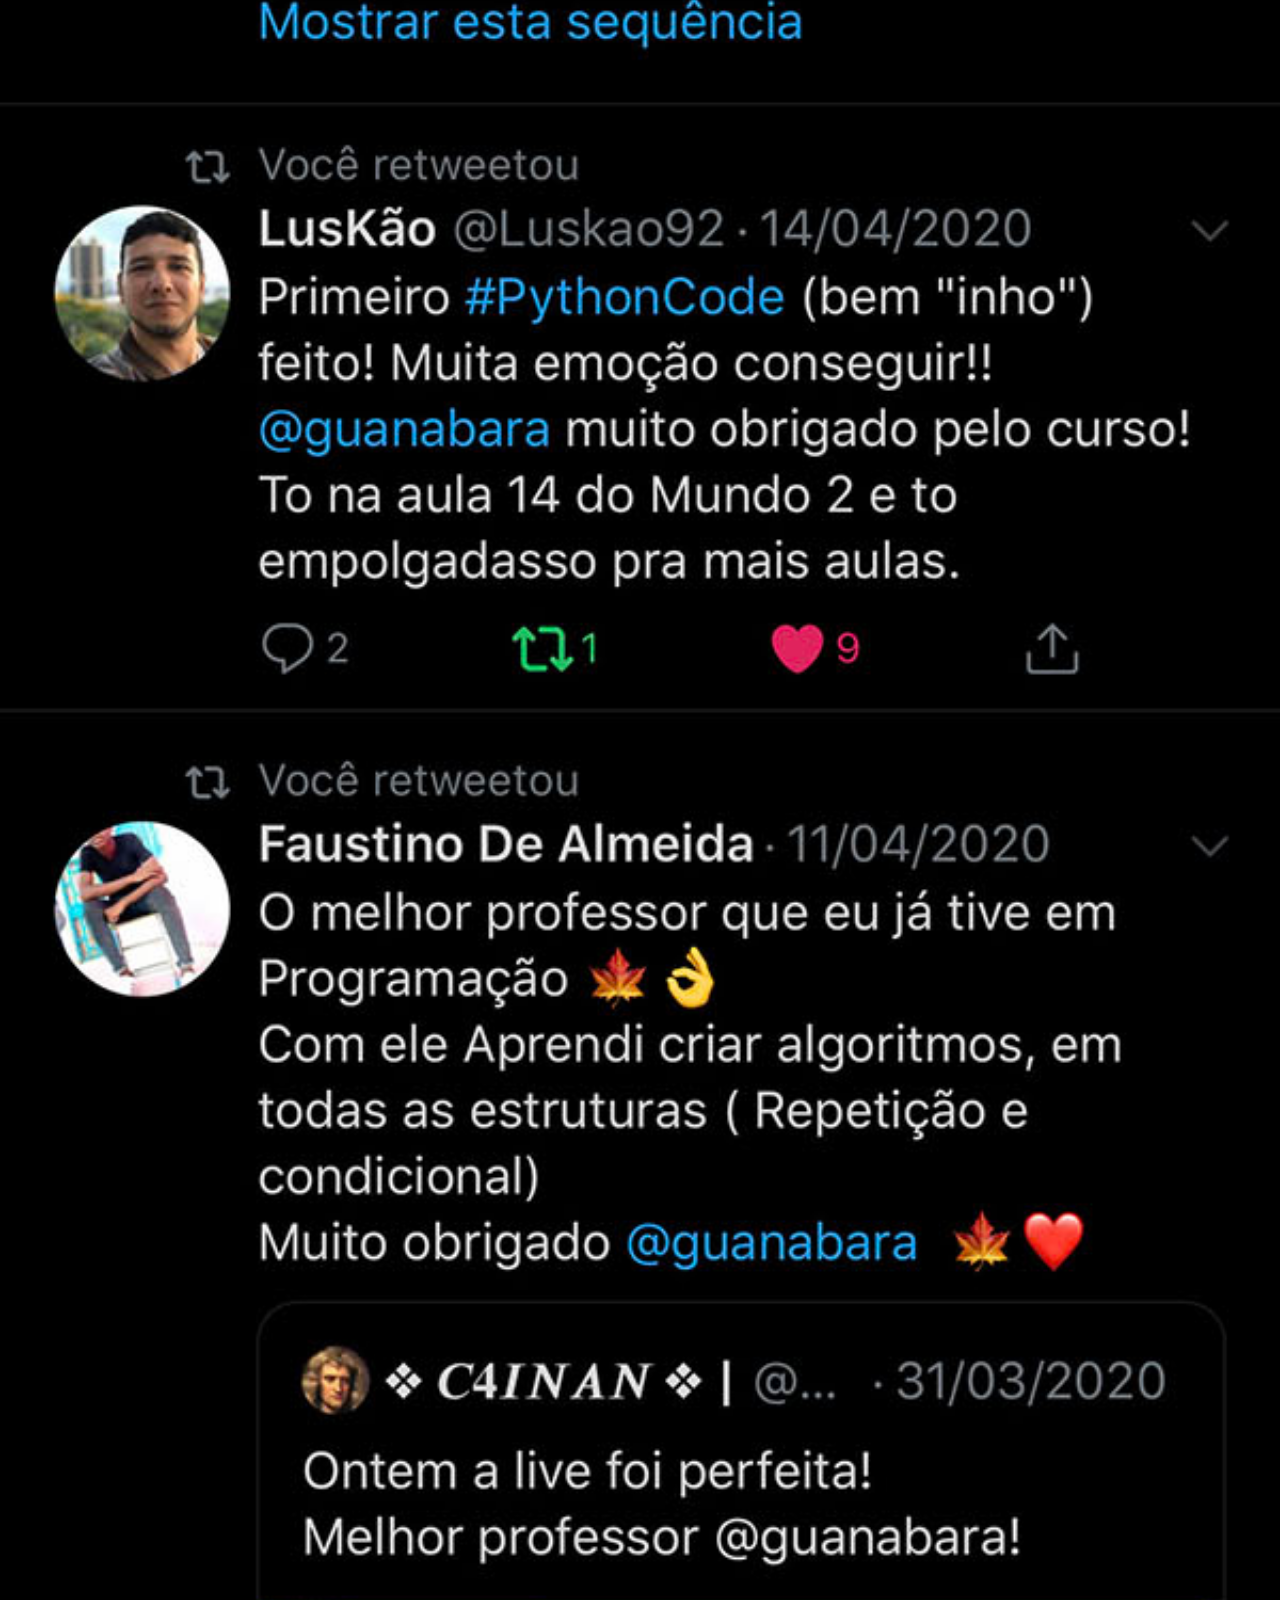
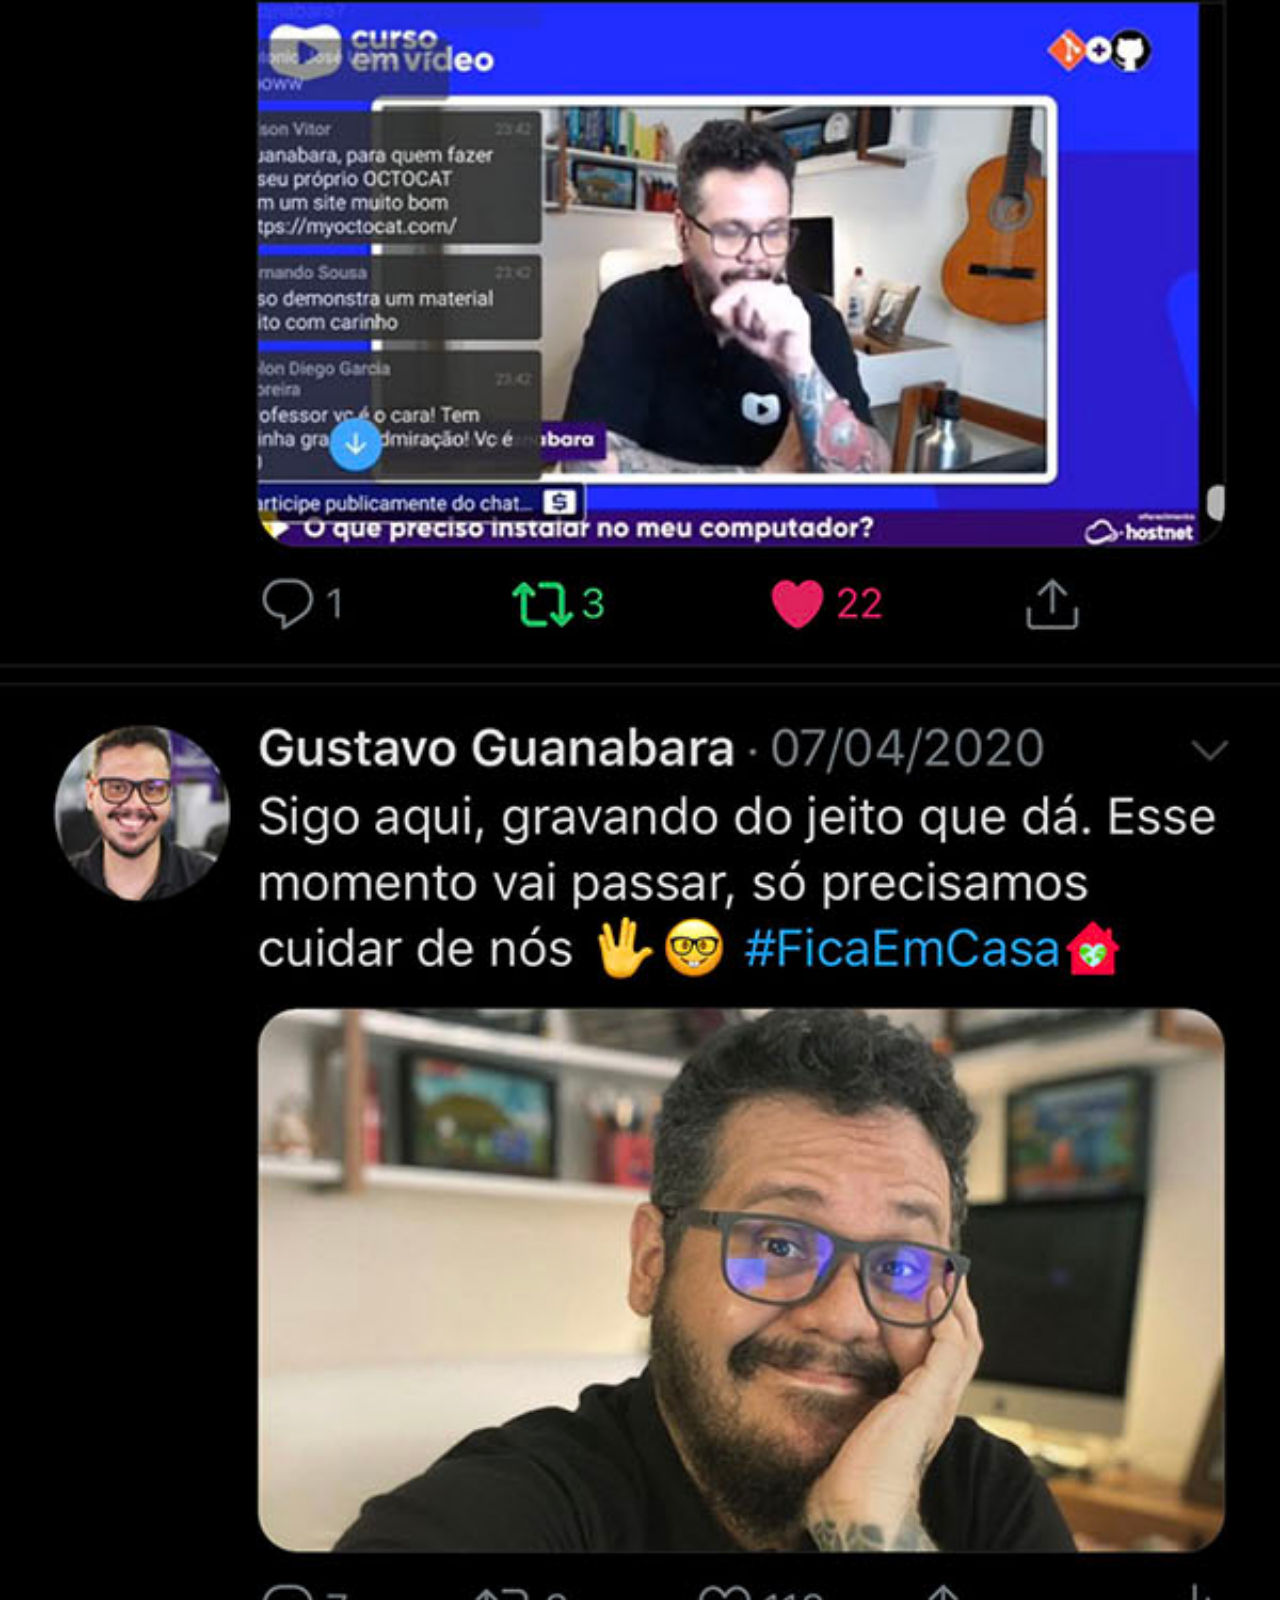
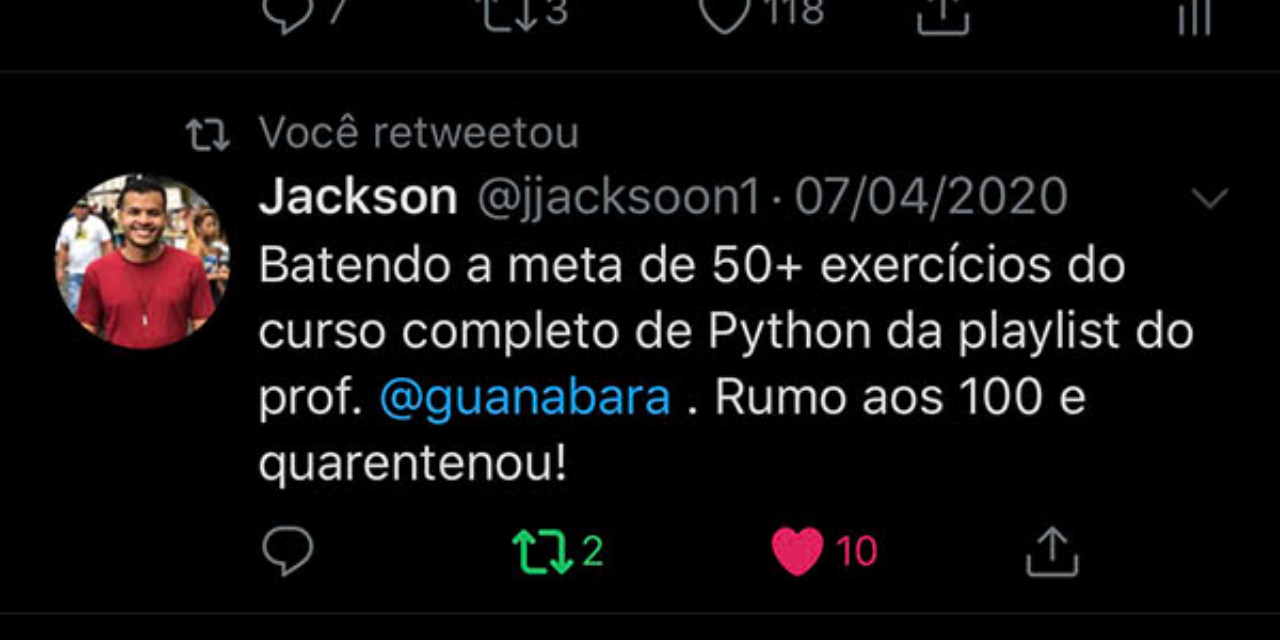
<file: twitter.html>
<!DOCTYPE html>
<html lang="pt-br">
<head>
    <meta charset="UTF-8">
    <meta name="viewport" content="width=device-width, initial-scale=1.0">
    <title>Document</title>
    <link rel="stylesheet" href="estilos/social.css">
</head>
<body>
    <img src="imagens/tela-twitter.jpg" alt="Twitter">
</body>
</html>
</file>
<file: estilos/style.css>
@charset "UTF-8";

* {
    margin: 0px;
    padding: 0px;
    font-family: Arial, Helvetica, sans-serif;
}

html, body {
    height: 100vh;
    width: 100vw;
    background-color: black;
}

body {
    background: url('../imagens/fundo-madeira.jpg') no-repeat top center;
    background-size: cover;
    background-attachment: fixed;
}

main {
    height: 100vh;
    position: relative;
}

#telefone {
    position: absolute;
    top: 50%;
    left: 50%;
    transform: translate(-50%, -50%);

    height: 627px;
    width: 311px;
    background: url(../imagens/frame-iphone.png) no-repeat;
}

iframe#tela {
    position: relative;
    top: 80px;
    left: 22px;
    width: 267px;
    height: 471px;
}

#redes {
    text-align: right;
}
#redes img {
    width: 50px;
    margin: 10px;
    border-radius: 50%;
    box-shadow: 2px 2px 5px rgba(0, 0, 0, 0.412);
    box-sizing: border-box;
}

section#redes img:hover {
    border: 2px solid rgba(255, 255, 255, 0.411);
    transform: translate(-3px, -3px);
    box-shadow: 5px 5px 10px rgba(0, 0, 0, 0.611);
    transition-duration: 0.5s;
}
</file>
<file: estilos/social.css>
@charset "UTF-8";

* {
    margin: 0px;
    padding: 0px;
    font-family: Arial, Helvetica, sans-serif;
}

::-webkit-scrollbar {
    width: 0px;
    height: 0px;
}
img {
    width: 100vw;
    margin-bottom: -4px;
}

a {
    display: block;
    background-color: darkred;
    color: white;
    padding: 20px;
    text-align: center;
    font-weight: bolder;
    text-decoration: none;
}
a:hover {
    background-color: red;
}
</file>
